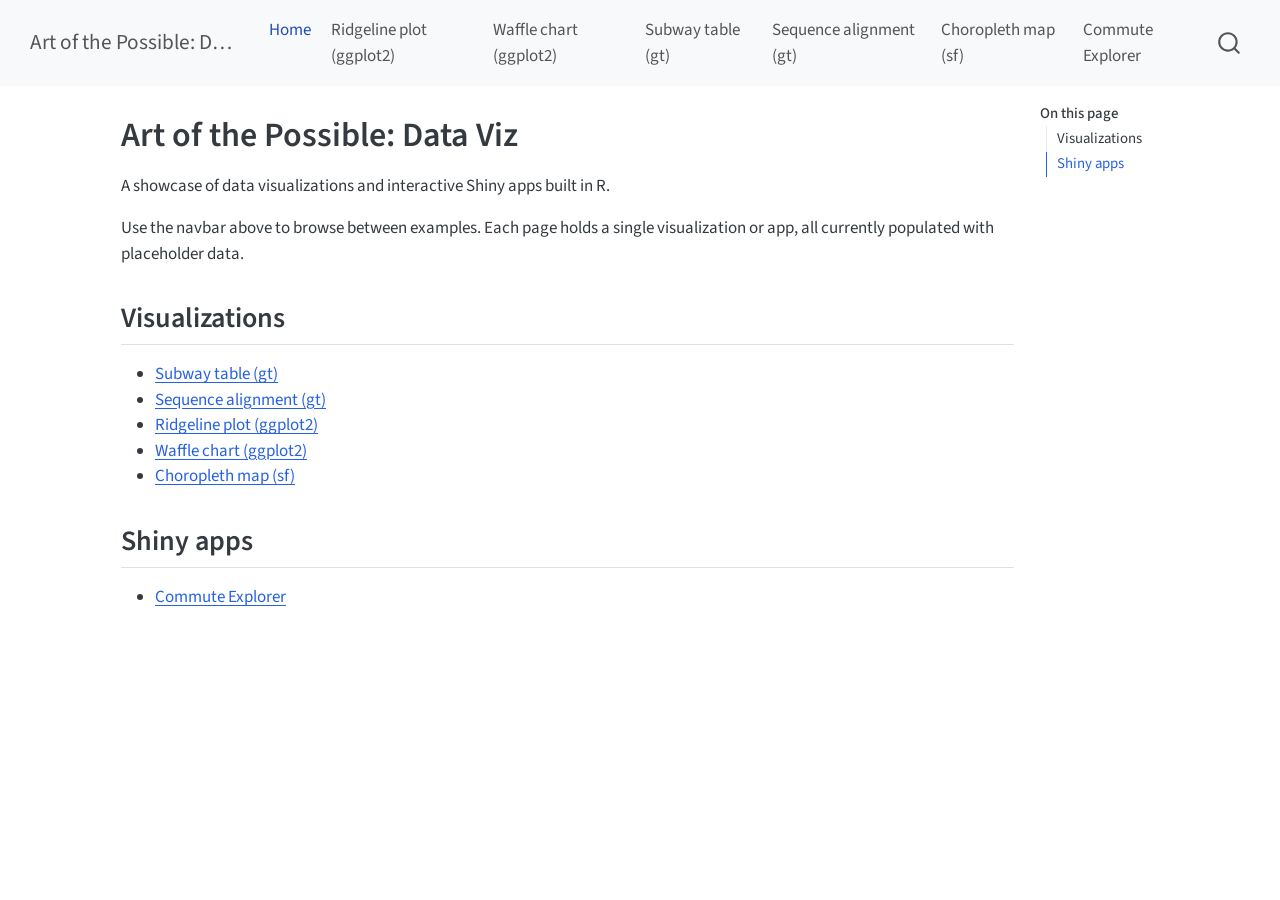
<file: docs/index.html>
<!DOCTYPE html>
<html xmlns="http://www.w3.org/1999/xhtml" lang="en" xml:lang="en">
<head>
<meta http-equiv="Content-Type" content="text/html; charset=UTF-8">
<meta charset="utf-8">
<meta name="generator" content="quarto-1.9.35">
<meta name="viewport" content="width=device-width, initial-scale=1.0, user-scalable=yes">
<title>Art of the Possible: Data Viz</title>
<style>
/* Default styles provided by pandoc.
** See https://pandoc.org/MANUAL.html#variables-for-html for config info.
*/
code{white-space: pre-wrap;}
span.smallcaps{font-variant: small-caps;}
div.columns{display: flex; gap: min(4vw, 1.5em);}
div.column{flex: auto; overflow-x: auto;}
div.hanging-indent{margin-left: 1.5em; text-indent: -1.5em;}
ul.task-list{list-style: none;}
ul.task-list li input[type="checkbox"] {
  width: 0.8em;
  margin: 0 0.8em 0.2em -1em; /* quarto-specific, see https://github.com/quarto-dev/quarto-cli/issues/4556 */ 
  vertical-align: middle;
}
</style>
<script src="site_libs/quarto-nav/quarto-nav.js"></script><script src="site_libs/quarto-nav/headroom.min.js"></script><script src="site_libs/clipboard/clipboard.min.js"></script><script src="site_libs/quarto-search/autocomplete.umd.js"></script><script src="site_libs/quarto-search/fuse.min.js"></script><script src="site_libs/quarto-search/quarto-search.js"></script><meta name="quarto:offset" content="./">
<script src="site_libs/quarto-html/quarto.js" type="module"></script><script src="site_libs/quarto-html/tabsets/tabsets.js" type="module"></script><script src="site_libs/quarto-html/popper.min.js"></script><script src="site_libs/quarto-html/tippy.umd.min.js"></script><script src="site_libs/quarto-html/anchor.min.js"></script><link href="site_libs/quarto-html/tippy.css" rel="stylesheet">
<link href="site_libs/quarto-html/quarto-syntax-highlighting-46f66b053e56abd73bb6e954d61a315b.css" rel="stylesheet" id="quarto-text-highlighting-styles">
<script src="site_libs/bootstrap/bootstrap.min.js"></script><link href="site_libs/bootstrap/bootstrap-icons.css" rel="stylesheet">
<link href="site_libs/bootstrap/bootstrap-e4b59fc50c8092cd14c3ca4b3b185d43.min.css" rel="stylesheet" append-hash="true" id="quarto-bootstrap" data-mode="light">
<script id="quarto-search-options" type="application/json">{
  "location": "navbar",
  "copy-button": false,
  "collapse-after": 3,
  "panel-placement": "end",
  "type": "overlay",
  "limit": 50,
  "keyboard-shortcut": [
    "f",
    "/",
    "s"
  ],
  "show-item-context": false,
  "language": {
    "search-no-results-text": "No results",
    "search-matching-documents-text": "matching documents",
    "search-copy-link-title": "Copy link to search",
    "search-hide-matches-text": "Hide additional matches",
    "search-more-match-text": "more match in this document",
    "search-more-matches-text": "more matches in this document",
    "search-clear-button-title": "Clear",
    "search-text-placeholder": "",
    "search-detached-cancel-button-title": "Cancel",
    "search-submit-button-title": "Submit",
    "search-label": "Search"
  }
}</script>
</head>
<body class="nav-fixed quarto-light">

<div id="quarto-search-results"></div>
  <header id="quarto-header" class="headroom fixed-top"><nav class="navbar navbar-expand-lg " data-bs-theme="dark"><div class="navbar-container container-fluid">
      <div class="navbar-brand-container mx-auto">
    <a class="navbar-brand" href="./index.html">
    <span class="navbar-title">Art of the Possible: Data Viz</span>
    </a>
  </div>
            <div id="quarto-search" class="" title="Search"></div>
          <button class="navbar-toggler" type="button" data-bs-toggle="collapse" data-bs-target="#navbarCollapse" aria-controls="navbarCollapse" role="menu" aria-expanded="false" aria-label="Toggle navigation" onclick="if (window.quartoToggleHeadroom) { window.quartoToggleHeadroom(); }">
  <span class="navbar-toggler-icon"></span>
</button>
          <div class="collapse navbar-collapse" id="navbarCollapse">
            <ul class="navbar-nav navbar-nav-scroll me-auto">
<li class="nav-item">
    <a class="nav-link active" href="./index.html" aria-current="page"> 
<span class="menu-text">Home</span></a>
  </li>  
  <li class="nav-item">
    <a class="nav-link" href="./viz/ridgeline-plot.html"> 
<span class="menu-text">Ridgeline plot (ggplot2)</span></a>
  </li>  
  <li class="nav-item">
    <a class="nav-link" href="./viz/waffle-storms.html"> 
<span class="menu-text">Waffle chart (ggplot2)</span></a>
  </li>  
  <li class="nav-item">
    <a class="nav-link" href="./viz/subway-table.html"> 
<span class="menu-text">Subway table (gt)</span></a>
  </li>  
  <li class="nav-item">
    <a class="nav-link" href="./viz/msa-table.html"> 
<span class="menu-text">Sequence alignment (gt)</span></a>
  </li>  
  <li class="nav-item">
    <a class="nav-link" href="./viz/brussels-choropleth.html"> 
<span class="menu-text">Choropleth map (sf)</span></a>
  </li>  
  <li class="nav-item">
    <a class="nav-link" href="./shiny/commute-explorer.html"> 
<span class="menu-text">Commute Explorer</span></a>
  </li>  
</ul>
</div> <!-- /navcollapse -->
            <div class="quarto-navbar-tools">
</div>
      </div> <!-- /container-fluid -->
    </nav></header><!-- content --><div id="quarto-content" class="quarto-container page-columns page-rows-contents page-layout-article page-navbar">
<!-- sidebar -->
<!-- margin-sidebar -->
    <div id="quarto-margin-sidebar" class="sidebar margin-sidebar">
        <nav id="TOC" role="doc-toc" class="toc-active"><h2 id="toc-title">On this page</h2>
   
  <ul>
<li><a href="#visualizations" id="toc-visualizations" class="nav-link active" data-scroll-target="#visualizations">Visualizations</a></li>
  <li><a href="#shiny-apps" id="toc-shiny-apps" class="nav-link" data-scroll-target="#shiny-apps">Shiny apps</a></li>
  </ul></nav>
</div>
<!-- main -->
<main class="content" id="quarto-document-content"><header id="title-block-header" class="quarto-title-block default"><div class="quarto-title">
<h1 class="title">Art of the Possible: Data Viz</h1>
</div>



<div class="quarto-title-meta">

    
  
    
  </div>
  


</header><p>A showcase of data visualizations and interactive Shiny apps built in R.</p>
<p>Use the navbar above to browse between examples. Each page holds a single visualization or app, all currently populated with placeholder data.</p>
<section id="visualizations" class="level2"><h2 class="anchored" data-anchor-id="visualizations">Visualizations</h2>
<ul>
<li><a href="./viz/subway-table.html">Subway table (gt)</a></li>
<li><a href="./viz/msa-table.html">Sequence alignment (gt)</a></li>
<li><a href="./viz/ridgeline-plot.html">Ridgeline plot (ggplot2)</a></li>
<li><a href="./viz/waffle-storms.html">Waffle chart (ggplot2)</a></li>
<li><a href="./viz/brussels-choropleth.html">Choropleth map (sf)</a></li>
</ul></section><section id="shiny-apps" class="level2"><h2 class="anchored" data-anchor-id="shiny-apps">Shiny apps</h2>
<ul>
<li><a href="./shiny/commute-explorer.html">Commute Explorer</a></li>
</ul></section></main><!-- /main --><script id="quarto-html-after-body" type="application/javascript">
  window.document.addEventListener("DOMContentLoaded", function (event) {
    const icon = "";
    const anchorJS = new window.AnchorJS();
    anchorJS.options = {
      placement: 'right',
      icon: icon
    };
    anchorJS.add('.anchored');
    const isCodeAnnotation = (el) => {
      for (const clz of el.classList) {
        if (clz.startsWith('code-annotation-')) {                     
          return true;
        }
      }
      return false;
    }
    const onCopySuccess = function(e) {
      // button target
      const button = e.trigger;
      // don't keep focus
      button.blur();
      // flash "checked"
      button.classList.add('code-copy-button-checked');
      var currentTitle = button.getAttribute("title");
      button.setAttribute("title", "Copied!");
      let tooltip;
      if (window.bootstrap) {
        button.setAttribute("data-bs-toggle", "tooltip");
        button.setAttribute("data-bs-placement", "left");
        button.setAttribute("data-bs-title", "Copied!");
        tooltip = new bootstrap.Tooltip(button, 
          { trigger: "manual", 
            customClass: "code-copy-button-tooltip",
            offset: [0, -8]});
        tooltip.show();    
      }
      setTimeout(function() {
        if (tooltip) {
          tooltip.hide();
          button.removeAttribute("data-bs-title");
          button.removeAttribute("data-bs-toggle");
          button.removeAttribute("data-bs-placement");
        }
        button.setAttribute("title", currentTitle);
        button.classList.remove('code-copy-button-checked');
      }, 1000);
      // clear code selection
      e.clearSelection();
    }
    const getTextToCopy = function(trigger) {
      const outerScaffold = trigger.parentElement.cloneNode(true);
      const codeEl = outerScaffold.querySelector('code');
      for (const childEl of codeEl.children) {
        if (isCodeAnnotation(childEl)) {
          childEl.remove();
        }
      }
      return codeEl.innerText;
    }
    const clipboard = new window.ClipboardJS('.code-copy-button:not([data-in-quarto-modal])', {
      text: getTextToCopy
    });
    clipboard.on('success', onCopySuccess);
    if (window.document.getElementById('quarto-embedded-source-code-modal')) {
      const clipboardModal = new window.ClipboardJS('.code-copy-button[data-in-quarto-modal]', {
        text: getTextToCopy,
        container: window.document.getElementById('quarto-embedded-source-code-modal')
      });
      clipboardModal.on('success', onCopySuccess);
    }
      var localhostRegex = new RegExp(/^(?:http|https):\/\/localhost\:?[0-9]*\//);
      var mailtoRegex = new RegExp(/^mailto:/);
        var filterRegex = new RegExp('/' + window.location.host + '/');
      var isInternal = (href) => {
          return filterRegex.test(href) || localhostRegex.test(href) || mailtoRegex.test(href);
      }
      // Inspect non-navigation links and adorn them if external
     var links = window.document.querySelectorAll('a[href]:not(.nav-link):not(.navbar-brand):not(.toc-action):not(.sidebar-link):not(.sidebar-item-toggle):not(.pagination-link):not(.no-external):not([aria-hidden]):not(.dropdown-item):not(.quarto-navigation-tool):not(.about-link)');
      for (var i=0; i<links.length; i++) {
        const link = links[i];
        if (!isInternal(link.href)) {
          // undo the damage that might have been done by quarto-nav.js in the case of
          // links that we want to consider external
          if (link.dataset.originalHref !== undefined) {
            link.href = link.dataset.originalHref;
          }
        }
      }
    function tippyHover(el, contentFn, onTriggerFn, onUntriggerFn) {
      const config = {
        allowHTML: true,
        maxWidth: 500,
        delay: 100,
        arrow: false,
        appendTo: function(el) {
            return el.parentElement;
        },
        interactive: true,
        interactiveBorder: 10,
        theme: 'quarto',
        placement: 'bottom-start',
      };
      if (contentFn) {
        config.content = contentFn;
      }
      if (onTriggerFn) {
        config.onTrigger = onTriggerFn;
      }
      if (onUntriggerFn) {
        config.onUntrigger = onUntriggerFn;
      }
      window.tippy(el, config); 
    }
    const noterefs = window.document.querySelectorAll('a[role="doc-noteref"]');
    for (var i=0; i<noterefs.length; i++) {
      const ref = noterefs[i];
      tippyHover(ref, function() {
        // use id or data attribute instead here
        let href = ref.getAttribute('data-footnote-href') || ref.getAttribute('href');
        try { href = new URL(href).hash; } catch {}
        const id = href.replace(/^#\/?/, "");
        const note = window.document.getElementById(id);
        if (note) {
          return note.innerHTML;
        } else {
          return "";
        }
      });
    }
    const xrefs = window.document.querySelectorAll('a.quarto-xref');
    const processXRef = (id, note) => {
      // Strip column container classes
      const stripColumnClz = (el) => {
        el.classList.remove("page-full", "page-columns");
        if (el.children) {
          for (const child of el.children) {
            stripColumnClz(child);
          }
        }
      }
      stripColumnClz(note)
      if (id === null || id.startsWith('sec-')) {
        // Special case sections, only their first couple elements
        const container = document.createElement("div");
        if (note.children && note.children.length > 2) {
          container.appendChild(note.children[0].cloneNode(true));
          for (let i = 1; i < note.children.length; i++) {
            const child = note.children[i];
            if (child.tagName === "P" && child.innerText === "") {
              continue;
            } else {
              container.appendChild(child.cloneNode(true));
              break;
            }
          }
          if (window.Quarto?.typesetMath) {
            window.Quarto.typesetMath(container);
          }
          return container.innerHTML
        } else {
          if (window.Quarto?.typesetMath) {
            window.Quarto.typesetMath(note);
          }
          return note.innerHTML;
        }
      } else {
        // Remove any anchor links if they are present
        const anchorLink = note.querySelector('a.anchorjs-link');
        if (anchorLink) {
          anchorLink.remove();
        }
        if (window.Quarto?.typesetMath) {
          window.Quarto.typesetMath(note);
        }
        if (note.classList.contains("callout")) {
          return note.outerHTML;
        } else {
          return note.innerHTML;
        }
      }
    }
    for (var i=0; i<xrefs.length; i++) {
      const xref = xrefs[i];
      tippyHover(xref, undefined, function(instance) {
        instance.disable();
        let url = xref.getAttribute('href');
        let hash = undefined; 
        if (url.startsWith('#')) {
          hash = url;
        } else {
          try { hash = new URL(url).hash; } catch {}
        }
        if (hash) {
          const id = hash.replace(/^#\/?/, "");
          const note = window.document.getElementById(id);
          if (note !== null) {
            try {
              const html = processXRef(id, note.cloneNode(true));
              instance.setContent(html);
            } finally {
              instance.enable();
              instance.show();
            }
          } else {
            // See if we can fetch this
            fetch(url.split('#')[0])
            .then(res => res.text())
            .then(html => {
              const parser = new DOMParser();
              const htmlDoc = parser.parseFromString(html, "text/html");
              const note = htmlDoc.getElementById(id);
              if (note !== null) {
                const html = processXRef(id, note);
                instance.setContent(html);
              } 
            }).finally(() => {
              instance.enable();
              instance.show();
            });
          }
        } else {
          // See if we can fetch a full url (with no hash to target)
          // This is a special case and we should probably do some content thinning / targeting
          fetch(url)
          .then(res => res.text())
          .then(html => {
            const parser = new DOMParser();
            const htmlDoc = parser.parseFromString(html, "text/html");
            const note = htmlDoc.querySelector('main.content');
            if (note !== null) {
              // This should only happen for chapter cross references
              // (since there is no id in the URL)
              // remove the first header
              if (note.children.length > 0 && note.children[0].tagName === "HEADER") {
                note.children[0].remove();
              }
              const html = processXRef(null, note);
              instance.setContent(html);
            } 
          }).finally(() => {
            instance.enable();
            instance.show();
          });
        }
      }, function(instance) {
      });
    }
        let selectedAnnoteEl;
        const selectorForAnnotation = ( cell, annotation) => {
          let cellAttr = 'data-code-cell="' + cell + '"';
          let lineAttr = 'data-code-annotation="' +  annotation + '"';
          const selector = 'span[' + cellAttr + '][' + lineAttr + ']';
          return selector;
        }
        const selectCodeLines = (annoteEl) => {
          const doc = window.document;
          const targetCell = annoteEl.getAttribute("data-target-cell");
          const targetAnnotation = annoteEl.getAttribute("data-target-annotation");
          const annoteSpan = window.document.querySelector(selectorForAnnotation(targetCell, targetAnnotation));
          const lines = annoteSpan.getAttribute("data-code-lines").split(",");
          const lineIds = lines.map((line) => {
            return targetCell + "-" + line;
          })
          let top = null;
          let height = null;
          let parent = null;
          if (lineIds.length > 0) {
              //compute the position of the single el (top and bottom and make a div)
              const el = window.document.getElementById(lineIds[0]);
              top = el.offsetTop;
              height = el.offsetHeight;
              parent = el.parentElement.parentElement;
            if (lineIds.length > 1) {
              const lastEl = window.document.getElementById(lineIds[lineIds.length - 1]);
              const bottom = lastEl.offsetTop + lastEl.offsetHeight;
              height = bottom - top;
            }
            if (top !== null && height !== null && parent !== null) {
              // cook up a div (if necessary) and position it 
              let div = window.document.getElementById("code-annotation-line-highlight");
              if (div === null) {
                div = window.document.createElement("div");
                div.setAttribute("id", "code-annotation-line-highlight");
                div.style.position = 'absolute';
                parent.appendChild(div);
              }
              div.style.top = top - 2 + "px";
              div.style.height = height + 4 + "px";
              div.style.left = 0;
              let gutterDiv = window.document.getElementById("code-annotation-line-highlight-gutter");
              if (gutterDiv === null) {
                gutterDiv = window.document.createElement("div");
                gutterDiv.setAttribute("id", "code-annotation-line-highlight-gutter");
                gutterDiv.style.position = 'absolute';
                const codeCell = window.document.getElementById(targetCell);
                const gutter = codeCell.querySelector('.code-annotation-gutter');
                gutter.appendChild(gutterDiv);
              }
              gutterDiv.style.top = top - 2 + "px";
              gutterDiv.style.height = height + 4 + "px";
            }
            selectedAnnoteEl = annoteEl;
          }
        };
        const unselectCodeLines = () => {
          const elementsIds = ["code-annotation-line-highlight", "code-annotation-line-highlight-gutter"];
          elementsIds.forEach((elId) => {
            const div = window.document.getElementById(elId);
            if (div) {
              div.remove();
            }
          });
          selectedAnnoteEl = undefined;
        };
          // Handle positioning of the toggle
      window.addEventListener(
        "resize",
        throttle(() => {
          elRect = undefined;
          if (selectedAnnoteEl) {
            selectCodeLines(selectedAnnoteEl);
          }
        }, 10)
      );
      function throttle(fn, ms) {
      let throttle = false;
      let timer;
        return (...args) => {
          if(!throttle) { // first call gets through
              fn.apply(this, args);
              throttle = true;
          } else { // all the others get throttled
              if(timer) clearTimeout(timer); // cancel #2
              timer = setTimeout(() => {
                fn.apply(this, args);
                timer = throttle = false;
              }, ms);
          }
        };
      }
        // Attach click handler to the DT
        const annoteDls = window.document.querySelectorAll('dt[data-target-cell]');
        for (const annoteDlNode of annoteDls) {
          annoteDlNode.addEventListener('click', (event) => {
            const clickedEl = event.target;
            if (clickedEl !== selectedAnnoteEl) {
              unselectCodeLines();
              const activeEl = window.document.querySelector('dt[data-target-cell].code-annotation-active');
              if (activeEl) {
                activeEl.classList.remove('code-annotation-active');
              }
              selectCodeLines(clickedEl);
              clickedEl.classList.add('code-annotation-active');
            } else {
              // Unselect the line
              unselectCodeLines();
              clickedEl.classList.remove('code-annotation-active');
            }
          });
        }
    const findCites = (el) => {
      const parentEl = el.parentElement;
      if (parentEl) {
        const cites = parentEl.dataset.cites;
        if (cites) {
          return {
            el,
            cites: cites.split(' ')
          };
        } else {
          return findCites(el.parentElement)
        }
      } else {
        return undefined;
      }
    };
    var bibliorefs = window.document.querySelectorAll('a[role="doc-biblioref"]');
    for (var i=0; i<bibliorefs.length; i++) {
      const ref = bibliorefs[i];
      const citeInfo = findCites(ref);
      if (citeInfo) {
        tippyHover(citeInfo.el, function() {
          var popup = window.document.createElement('div');
          citeInfo.cites.forEach(function(cite) {
            var citeDiv = window.document.createElement('div');
            citeDiv.classList.add('hanging-indent');
            citeDiv.classList.add('csl-entry');
            var biblioDiv = window.document.getElementById('ref-' + cite);
            if (biblioDiv) {
              citeDiv.innerHTML = biblioDiv.innerHTML;
            }
            popup.appendChild(citeDiv);
          });
          return popup.innerHTML;
        });
      }
    }
  });
  </script>
</div> <!-- /content -->




</body>
</html>
</file>
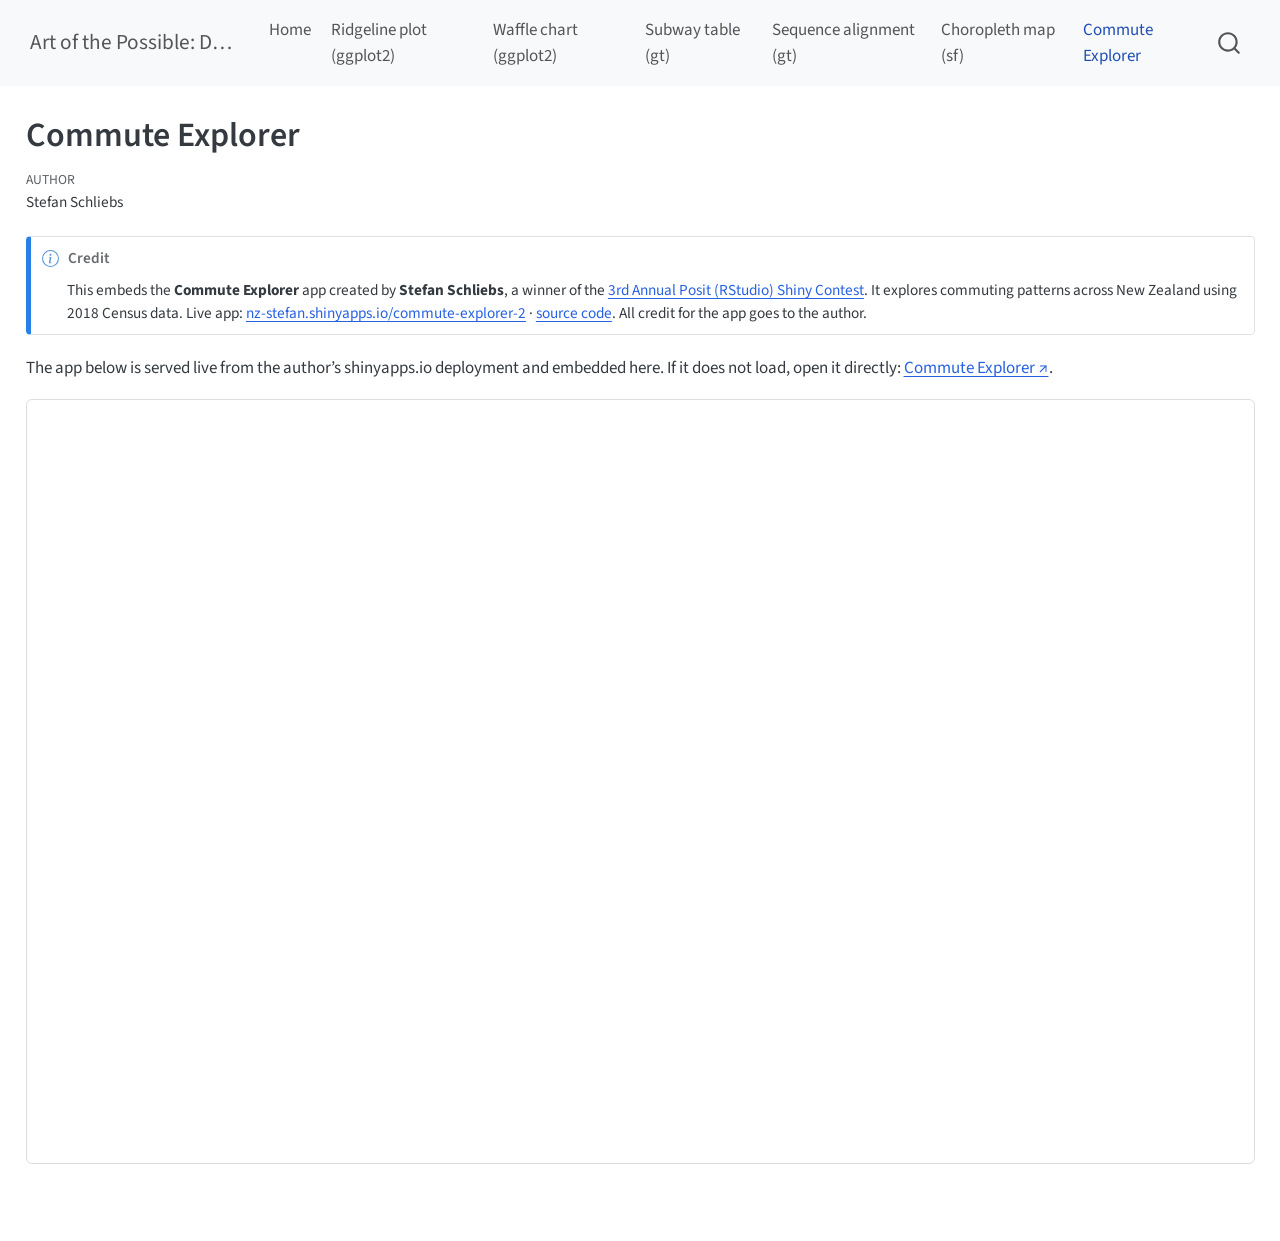
<file: docs/shiny/commute-explorer.html>
<!DOCTYPE html>
<html xmlns="http://www.w3.org/1999/xhtml" lang="en" xml:lang="en">
<head>
<meta http-equiv="Content-Type" content="text/html; charset=UTF-8">
<meta charset="utf-8">
<meta name="generator" content="quarto-1.9.35">
<meta name="viewport" content="width=device-width, initial-scale=1.0, user-scalable=yes">
<meta name="author" content="Stefan Schliebs">
<title>Commute Explorer – Art of the Possible: Data Viz</title>
<style>
/* Default styles provided by pandoc.
** See https://pandoc.org/MANUAL.html#variables-for-html for config info.
*/
code{white-space: pre-wrap;}
span.smallcaps{font-variant: small-caps;}
div.columns{display: flex; gap: min(4vw, 1.5em);}
div.column{flex: auto; overflow-x: auto;}
div.hanging-indent{margin-left: 1.5em; text-indent: -1.5em;}
ul.task-list{list-style: none;}
ul.task-list li input[type="checkbox"] {
  width: 0.8em;
  margin: 0 0.8em 0.2em -1em; /* quarto-specific, see https://github.com/quarto-dev/quarto-cli/issues/4556 */ 
  vertical-align: middle;
}
</style>
<script src="../site_libs/quarto-nav/quarto-nav.js"></script><script src="../site_libs/quarto-nav/headroom.min.js"></script><script src="../site_libs/clipboard/clipboard.min.js"></script><script src="../site_libs/quarto-search/autocomplete.umd.js"></script><script src="../site_libs/quarto-search/fuse.min.js"></script><script src="../site_libs/quarto-search/quarto-search.js"></script><meta name="quarto:offset" content="../">
<script src="../site_libs/quarto-html/quarto.js" type="module"></script><script src="../site_libs/quarto-html/tabsets/tabsets.js" type="module"></script><script src="../site_libs/quarto-html/popper.min.js"></script><script src="../site_libs/quarto-html/tippy.umd.min.js"></script><script src="../site_libs/quarto-html/anchor.min.js"></script><link href="../site_libs/quarto-html/tippy.css" rel="stylesheet">
<link href="../site_libs/quarto-html/quarto-syntax-highlighting-46f66b053e56abd73bb6e954d61a315b.css" rel="stylesheet" id="quarto-text-highlighting-styles">
<script src="../site_libs/bootstrap/bootstrap.min.js"></script><link href="../site_libs/bootstrap/bootstrap-icons.css" rel="stylesheet">
<link href="../site_libs/bootstrap/bootstrap-e4b59fc50c8092cd14c3ca4b3b185d43.min.css" rel="stylesheet" append-hash="true" id="quarto-bootstrap" data-mode="light">
<script id="quarto-search-options" type="application/json">{
  "location": "navbar",
  "copy-button": false,
  "collapse-after": 3,
  "panel-placement": "end",
  "type": "overlay",
  "limit": 50,
  "keyboard-shortcut": [
    "f",
    "/",
    "s"
  ],
  "show-item-context": false,
  "language": {
    "search-no-results-text": "No results",
    "search-matching-documents-text": "matching documents",
    "search-copy-link-title": "Copy link to search",
    "search-hide-matches-text": "Hide additional matches",
    "search-more-match-text": "more match in this document",
    "search-more-matches-text": "more matches in this document",
    "search-clear-button-title": "Clear",
    "search-text-placeholder": "",
    "search-detached-cancel-button-title": "Cancel",
    "search-submit-button-title": "Submit",
    "search-label": "Search"
  }
}</script>
</head>
<body class="nav-fixed quarto-light">

<div id="quarto-search-results"></div>
  <header id="quarto-header" class="headroom fixed-top"><nav class="navbar navbar-expand-lg " data-bs-theme="dark"><div class="navbar-container container-fluid">
      <div class="navbar-brand-container mx-auto">
    <a class="navbar-brand" href="../index.html">
    <span class="navbar-title">Art of the Possible: Data Viz</span>
    </a>
  </div>
            <div id="quarto-search" class="" title="Search"></div>
          <button class="navbar-toggler" type="button" data-bs-toggle="collapse" data-bs-target="#navbarCollapse" aria-controls="navbarCollapse" role="menu" aria-expanded="false" aria-label="Toggle navigation" onclick="if (window.quartoToggleHeadroom) { window.quartoToggleHeadroom(); }">
  <span class="navbar-toggler-icon"></span>
</button>
          <div class="collapse navbar-collapse" id="navbarCollapse">
            <ul class="navbar-nav navbar-nav-scroll me-auto">
<li class="nav-item">
    <a class="nav-link" href="../index.html"> 
<span class="menu-text">Home</span></a>
  </li>  
  <li class="nav-item">
    <a class="nav-link" href="../viz/ridgeline-plot.html"> 
<span class="menu-text">Ridgeline plot (ggplot2)</span></a>
  </li>  
  <li class="nav-item">
    <a class="nav-link" href="../viz/waffle-storms.html"> 
<span class="menu-text">Waffle chart (ggplot2)</span></a>
  </li>  
  <li class="nav-item">
    <a class="nav-link" href="../viz/subway-table.html"> 
<span class="menu-text">Subway table (gt)</span></a>
  </li>  
  <li class="nav-item">
    <a class="nav-link" href="../viz/msa-table.html"> 
<span class="menu-text">Sequence alignment (gt)</span></a>
  </li>  
  <li class="nav-item">
    <a class="nav-link" href="../viz/brussels-choropleth.html"> 
<span class="menu-text">Choropleth map (sf)</span></a>
  </li>  
  <li class="nav-item">
    <a class="nav-link active" href="../shiny/commute-explorer.html" aria-current="page"> 
<span class="menu-text">Commute Explorer</span></a>
  </li>  
</ul>
</div> <!-- /navcollapse -->
            <div class="quarto-navbar-tools">
</div>
      </div> <!-- /container-fluid -->
    </nav></header><!-- content --><div id="quarto-content" class="quarto-container page-columns page-rows-contents page-layout-full page-navbar">
<!-- sidebar -->
<!-- margin-sidebar -->
    
<!-- main -->
<main class="content column-page" id="quarto-document-content"><header id="title-block-header" class="quarto-title-block default"><div class="quarto-title">
<h1 class="title">Commute Explorer</h1>
</div>



<div class="quarto-title-meta column-page">

    <div>
    <div class="quarto-title-meta-heading">Author</div>
    <div class="quarto-title-meta-contents">
             <p>Stefan Schliebs </p>
          </div>
  </div>
    
  
    
  </div>
  


</header><div class="callout callout-style-simple callout-note callout-titled">
<div class="callout-header d-flex align-content-center">
<div class="callout-icon-container">
<i class="callout-icon"></i>
</div>
<div class="callout-title-container flex-fill">
<span class="screen-reader-only">Note</span>Credit
</div>
</div>
<div class="callout-body-container callout-body">
<p>This embeds the <strong>Commute Explorer</strong> app created by <strong>Stefan Schliebs</strong>, a winner of the <a href="https://posit.co/blog/winners-of-the-3rd-annual-shiny-contest#commute-explorer">3rd Annual Posit (RStudio) Shiny Contest</a>. It explores commuting patterns across New Zealand using 2018 Census data. Live app: <a href="https://nz-stefan.shinyapps.io/commute-explorer-2/">nz-stefan.shinyapps.io/commute-explorer-2</a> · <a href="https://github.com/nz-stefan/commute-explorer-2">source code</a>. All credit for the app goes to the author.</p>
</div>
</div>
<p>The app below is served live from the author’s shinyapps.io deployment and embedded here. If it does not load, open it directly: <a href="https://nz-stefan.shinyapps.io/commute-explorer-2/" target="_blank">Commute Explorer ↗</a>.</p>
<div style="position: relative; width: 100%; height: 85vh; min-height: 640px; border: 1px solid #ddd; border-radius: 6px; overflow: hidden;">
  <iframe src="https://nz-stefan.shinyapps.io/commute-explorer-2/" title="Commute Explorer by Stefan Schliebs" loading="lazy" allowfullscreen="" style="position: absolute; top: 0; left: 0; width: 100%; height: 100%; border: 0;">
  </iframe>
</div>



</main><!-- /main --><script id="quarto-html-after-body" type="application/javascript">
  window.document.addEventListener("DOMContentLoaded", function (event) {
    const icon = "";
    const anchorJS = new window.AnchorJS();
    anchorJS.options = {
      placement: 'right',
      icon: icon
    };
    anchorJS.add('.anchored');
    const isCodeAnnotation = (el) => {
      for (const clz of el.classList) {
        if (clz.startsWith('code-annotation-')) {                     
          return true;
        }
      }
      return false;
    }
    const onCopySuccess = function(e) {
      // button target
      const button = e.trigger;
      // don't keep focus
      button.blur();
      // flash "checked"
      button.classList.add('code-copy-button-checked');
      var currentTitle = button.getAttribute("title");
      button.setAttribute("title", "Copied!");
      let tooltip;
      if (window.bootstrap) {
        button.setAttribute("data-bs-toggle", "tooltip");
        button.setAttribute("data-bs-placement", "left");
        button.setAttribute("data-bs-title", "Copied!");
        tooltip = new bootstrap.Tooltip(button, 
          { trigger: "manual", 
            customClass: "code-copy-button-tooltip",
            offset: [0, -8]});
        tooltip.show();    
      }
      setTimeout(function() {
        if (tooltip) {
          tooltip.hide();
          button.removeAttribute("data-bs-title");
          button.removeAttribute("data-bs-toggle");
          button.removeAttribute("data-bs-placement");
        }
        button.setAttribute("title", currentTitle);
        button.classList.remove('code-copy-button-checked');
      }, 1000);
      // clear code selection
      e.clearSelection();
    }
    const getTextToCopy = function(trigger) {
      const outerScaffold = trigger.parentElement.cloneNode(true);
      const codeEl = outerScaffold.querySelector('code');
      for (const childEl of codeEl.children) {
        if (isCodeAnnotation(childEl)) {
          childEl.remove();
        }
      }
      return codeEl.innerText;
    }
    const clipboard = new window.ClipboardJS('.code-copy-button:not([data-in-quarto-modal])', {
      text: getTextToCopy
    });
    clipboard.on('success', onCopySuccess);
    if (window.document.getElementById('quarto-embedded-source-code-modal')) {
      const clipboardModal = new window.ClipboardJS('.code-copy-button[data-in-quarto-modal]', {
        text: getTextToCopy,
        container: window.document.getElementById('quarto-embedded-source-code-modal')
      });
      clipboardModal.on('success', onCopySuccess);
    }
      var localhostRegex = new RegExp(/^(?:http|https):\/\/localhost\:?[0-9]*\//);
      var mailtoRegex = new RegExp(/^mailto:/);
        var filterRegex = new RegExp('/' + window.location.host + '/');
      var isInternal = (href) => {
          return filterRegex.test(href) || localhostRegex.test(href) || mailtoRegex.test(href);
      }
      // Inspect non-navigation links and adorn them if external
     var links = window.document.querySelectorAll('a[href]:not(.nav-link):not(.navbar-brand):not(.toc-action):not(.sidebar-link):not(.sidebar-item-toggle):not(.pagination-link):not(.no-external):not([aria-hidden]):not(.dropdown-item):not(.quarto-navigation-tool):not(.about-link)');
      for (var i=0; i<links.length; i++) {
        const link = links[i];
        if (!isInternal(link.href)) {
          // undo the damage that might have been done by quarto-nav.js in the case of
          // links that we want to consider external
          if (link.dataset.originalHref !== undefined) {
            link.href = link.dataset.originalHref;
          }
        }
      }
    function tippyHover(el, contentFn, onTriggerFn, onUntriggerFn) {
      const config = {
        allowHTML: true,
        maxWidth: 500,
        delay: 100,
        arrow: false,
        appendTo: function(el) {
            return el.parentElement;
        },
        interactive: true,
        interactiveBorder: 10,
        theme: 'quarto',
        placement: 'bottom-start',
      };
      if (contentFn) {
        config.content = contentFn;
      }
      if (onTriggerFn) {
        config.onTrigger = onTriggerFn;
      }
      if (onUntriggerFn) {
        config.onUntrigger = onUntriggerFn;
      }
      window.tippy(el, config); 
    }
    const noterefs = window.document.querySelectorAll('a[role="doc-noteref"]');
    for (var i=0; i<noterefs.length; i++) {
      const ref = noterefs[i];
      tippyHover(ref, function() {
        // use id or data attribute instead here
        let href = ref.getAttribute('data-footnote-href') || ref.getAttribute('href');
        try { href = new URL(href).hash; } catch {}
        const id = href.replace(/^#\/?/, "");
        const note = window.document.getElementById(id);
        if (note) {
          return note.innerHTML;
        } else {
          return "";
        }
      });
    }
    const xrefs = window.document.querySelectorAll('a.quarto-xref');
    const processXRef = (id, note) => {
      // Strip column container classes
      const stripColumnClz = (el) => {
        el.classList.remove("page-full", "page-columns");
        if (el.children) {
          for (const child of el.children) {
            stripColumnClz(child);
          }
        }
      }
      stripColumnClz(note)
      if (id === null || id.startsWith('sec-')) {
        // Special case sections, only their first couple elements
        const container = document.createElement("div");
        if (note.children && note.children.length > 2) {
          container.appendChild(note.children[0].cloneNode(true));
          for (let i = 1; i < note.children.length; i++) {
            const child = note.children[i];
            if (child.tagName === "P" && child.innerText === "") {
              continue;
            } else {
              container.appendChild(child.cloneNode(true));
              break;
            }
          }
          if (window.Quarto?.typesetMath) {
            window.Quarto.typesetMath(container);
          }
          return container.innerHTML
        } else {
          if (window.Quarto?.typesetMath) {
            window.Quarto.typesetMath(note);
          }
          return note.innerHTML;
        }
      } else {
        // Remove any anchor links if they are present
        const anchorLink = note.querySelector('a.anchorjs-link');
        if (anchorLink) {
          anchorLink.remove();
        }
        if (window.Quarto?.typesetMath) {
          window.Quarto.typesetMath(note);
        }
        if (note.classList.contains("callout")) {
          return note.outerHTML;
        } else {
          return note.innerHTML;
        }
      }
    }
    for (var i=0; i<xrefs.length; i++) {
      const xref = xrefs[i];
      tippyHover(xref, undefined, function(instance) {
        instance.disable();
        let url = xref.getAttribute('href');
        let hash = undefined; 
        if (url.startsWith('#')) {
          hash = url;
        } else {
          try { hash = new URL(url).hash; } catch {}
        }
        if (hash) {
          const id = hash.replace(/^#\/?/, "");
          const note = window.document.getElementById(id);
          if (note !== null) {
            try {
              const html = processXRef(id, note.cloneNode(true));
              instance.setContent(html);
            } finally {
              instance.enable();
              instance.show();
            }
          } else {
            // See if we can fetch this
            fetch(url.split('#')[0])
            .then(res => res.text())
            .then(html => {
              const parser = new DOMParser();
              const htmlDoc = parser.parseFromString(html, "text/html");
              const note = htmlDoc.getElementById(id);
              if (note !== null) {
                const html = processXRef(id, note);
                instance.setContent(html);
              } 
            }).finally(() => {
              instance.enable();
              instance.show();
            });
          }
        } else {
          // See if we can fetch a full url (with no hash to target)
          // This is a special case and we should probably do some content thinning / targeting
          fetch(url)
          .then(res => res.text())
          .then(html => {
            const parser = new DOMParser();
            const htmlDoc = parser.parseFromString(html, "text/html");
            const note = htmlDoc.querySelector('main.content');
            if (note !== null) {
              // This should only happen for chapter cross references
              // (since there is no id in the URL)
              // remove the first header
              if (note.children.length > 0 && note.children[0].tagName === "HEADER") {
                note.children[0].remove();
              }
              const html = processXRef(null, note);
              instance.setContent(html);
            } 
          }).finally(() => {
            instance.enable();
            instance.show();
          });
        }
      }, function(instance) {
      });
    }
        let selectedAnnoteEl;
        const selectorForAnnotation = ( cell, annotation) => {
          let cellAttr = 'data-code-cell="' + cell + '"';
          let lineAttr = 'data-code-annotation="' +  annotation + '"';
          const selector = 'span[' + cellAttr + '][' + lineAttr + ']';
          return selector;
        }
        const selectCodeLines = (annoteEl) => {
          const doc = window.document;
          const targetCell = annoteEl.getAttribute("data-target-cell");
          const targetAnnotation = annoteEl.getAttribute("data-target-annotation");
          const annoteSpan = window.document.querySelector(selectorForAnnotation(targetCell, targetAnnotation));
          const lines = annoteSpan.getAttribute("data-code-lines").split(",");
          const lineIds = lines.map((line) => {
            return targetCell + "-" + line;
          })
          let top = null;
          let height = null;
          let parent = null;
          if (lineIds.length > 0) {
              //compute the position of the single el (top and bottom and make a div)
              const el = window.document.getElementById(lineIds[0]);
              top = el.offsetTop;
              height = el.offsetHeight;
              parent = el.parentElement.parentElement;
            if (lineIds.length > 1) {
              const lastEl = window.document.getElementById(lineIds[lineIds.length - 1]);
              const bottom = lastEl.offsetTop + lastEl.offsetHeight;
              height = bottom - top;
            }
            if (top !== null && height !== null && parent !== null) {
              // cook up a div (if necessary) and position it 
              let div = window.document.getElementById("code-annotation-line-highlight");
              if (div === null) {
                div = window.document.createElement("div");
                div.setAttribute("id", "code-annotation-line-highlight");
                div.style.position = 'absolute';
                parent.appendChild(div);
              }
              div.style.top = top - 2 + "px";
              div.style.height = height + 4 + "px";
              div.style.left = 0;
              let gutterDiv = window.document.getElementById("code-annotation-line-highlight-gutter");
              if (gutterDiv === null) {
                gutterDiv = window.document.createElement("div");
                gutterDiv.setAttribute("id", "code-annotation-line-highlight-gutter");
                gutterDiv.style.position = 'absolute';
                const codeCell = window.document.getElementById(targetCell);
                const gutter = codeCell.querySelector('.code-annotation-gutter');
                gutter.appendChild(gutterDiv);
              }
              gutterDiv.style.top = top - 2 + "px";
              gutterDiv.style.height = height + 4 + "px";
            }
            selectedAnnoteEl = annoteEl;
          }
        };
        const unselectCodeLines = () => {
          const elementsIds = ["code-annotation-line-highlight", "code-annotation-line-highlight-gutter"];
          elementsIds.forEach((elId) => {
            const div = window.document.getElementById(elId);
            if (div) {
              div.remove();
            }
          });
          selectedAnnoteEl = undefined;
        };
          // Handle positioning of the toggle
      window.addEventListener(
        "resize",
        throttle(() => {
          elRect = undefined;
          if (selectedAnnoteEl) {
            selectCodeLines(selectedAnnoteEl);
          }
        }, 10)
      );
      function throttle(fn, ms) {
      let throttle = false;
      let timer;
        return (...args) => {
          if(!throttle) { // first call gets through
              fn.apply(this, args);
              throttle = true;
          } else { // all the others get throttled
              if(timer) clearTimeout(timer); // cancel #2
              timer = setTimeout(() => {
                fn.apply(this, args);
                timer = throttle = false;
              }, ms);
          }
        };
      }
        // Attach click handler to the DT
        const annoteDls = window.document.querySelectorAll('dt[data-target-cell]');
        for (const annoteDlNode of annoteDls) {
          annoteDlNode.addEventListener('click', (event) => {
            const clickedEl = event.target;
            if (clickedEl !== selectedAnnoteEl) {
              unselectCodeLines();
              const activeEl = window.document.querySelector('dt[data-target-cell].code-annotation-active');
              if (activeEl) {
                activeEl.classList.remove('code-annotation-active');
              }
              selectCodeLines(clickedEl);
              clickedEl.classList.add('code-annotation-active');
            } else {
              // Unselect the line
              unselectCodeLines();
              clickedEl.classList.remove('code-annotation-active');
            }
          });
        }
    const findCites = (el) => {
      const parentEl = el.parentElement;
      if (parentEl) {
        const cites = parentEl.dataset.cites;
        if (cites) {
          return {
            el,
            cites: cites.split(' ')
          };
        } else {
          return findCites(el.parentElement)
        }
      } else {
        return undefined;
      }
    };
    var bibliorefs = window.document.querySelectorAll('a[role="doc-biblioref"]');
    for (var i=0; i<bibliorefs.length; i++) {
      const ref = bibliorefs[i];
      const citeInfo = findCites(ref);
      if (citeInfo) {
        tippyHover(citeInfo.el, function() {
          var popup = window.document.createElement('div');
          citeInfo.cites.forEach(function(cite) {
            var citeDiv = window.document.createElement('div');
            citeDiv.classList.add('hanging-indent');
            citeDiv.classList.add('csl-entry');
            var biblioDiv = window.document.getElementById('ref-' + cite);
            if (biblioDiv) {
              citeDiv.innerHTML = biblioDiv.innerHTML;
            }
            popup.appendChild(citeDiv);
          });
          return popup.innerHTML;
        });
      }
    }
  });
  </script>
</div> <!-- /content -->




</body>
</html>
</file>
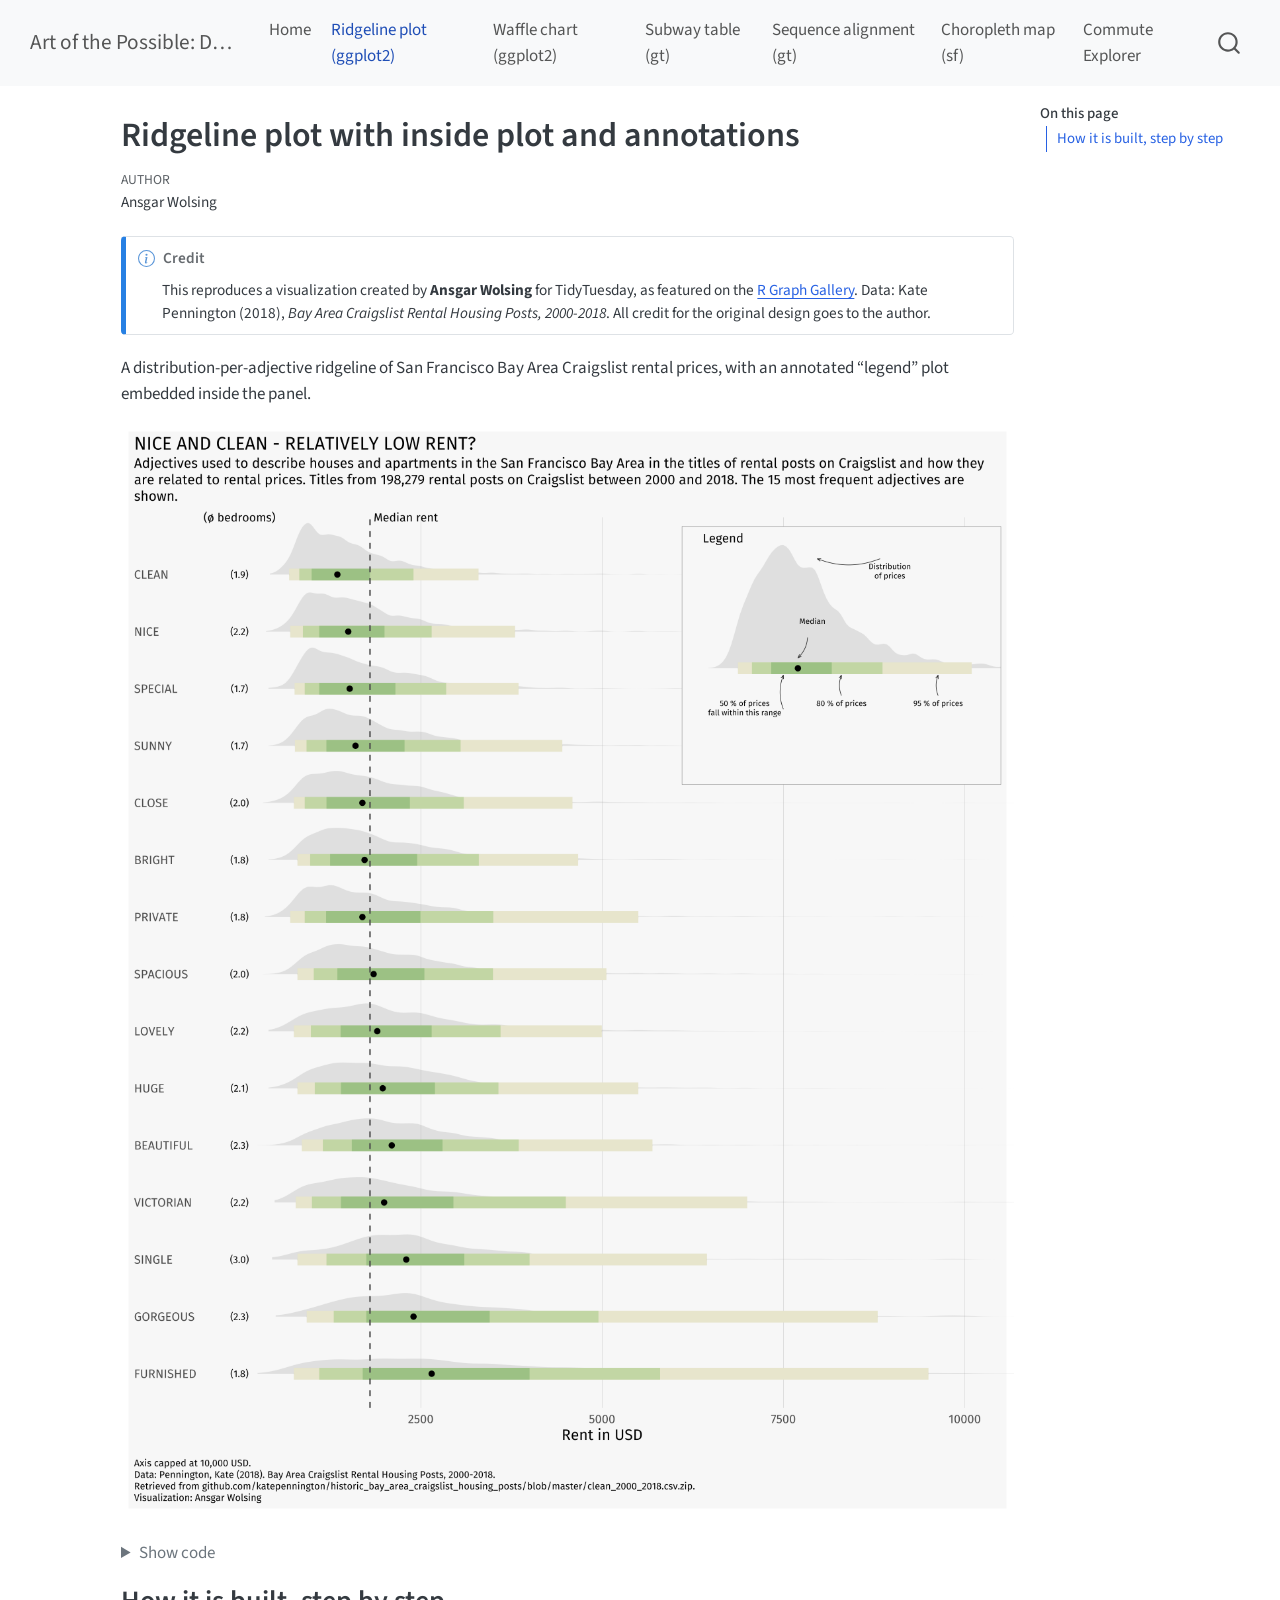
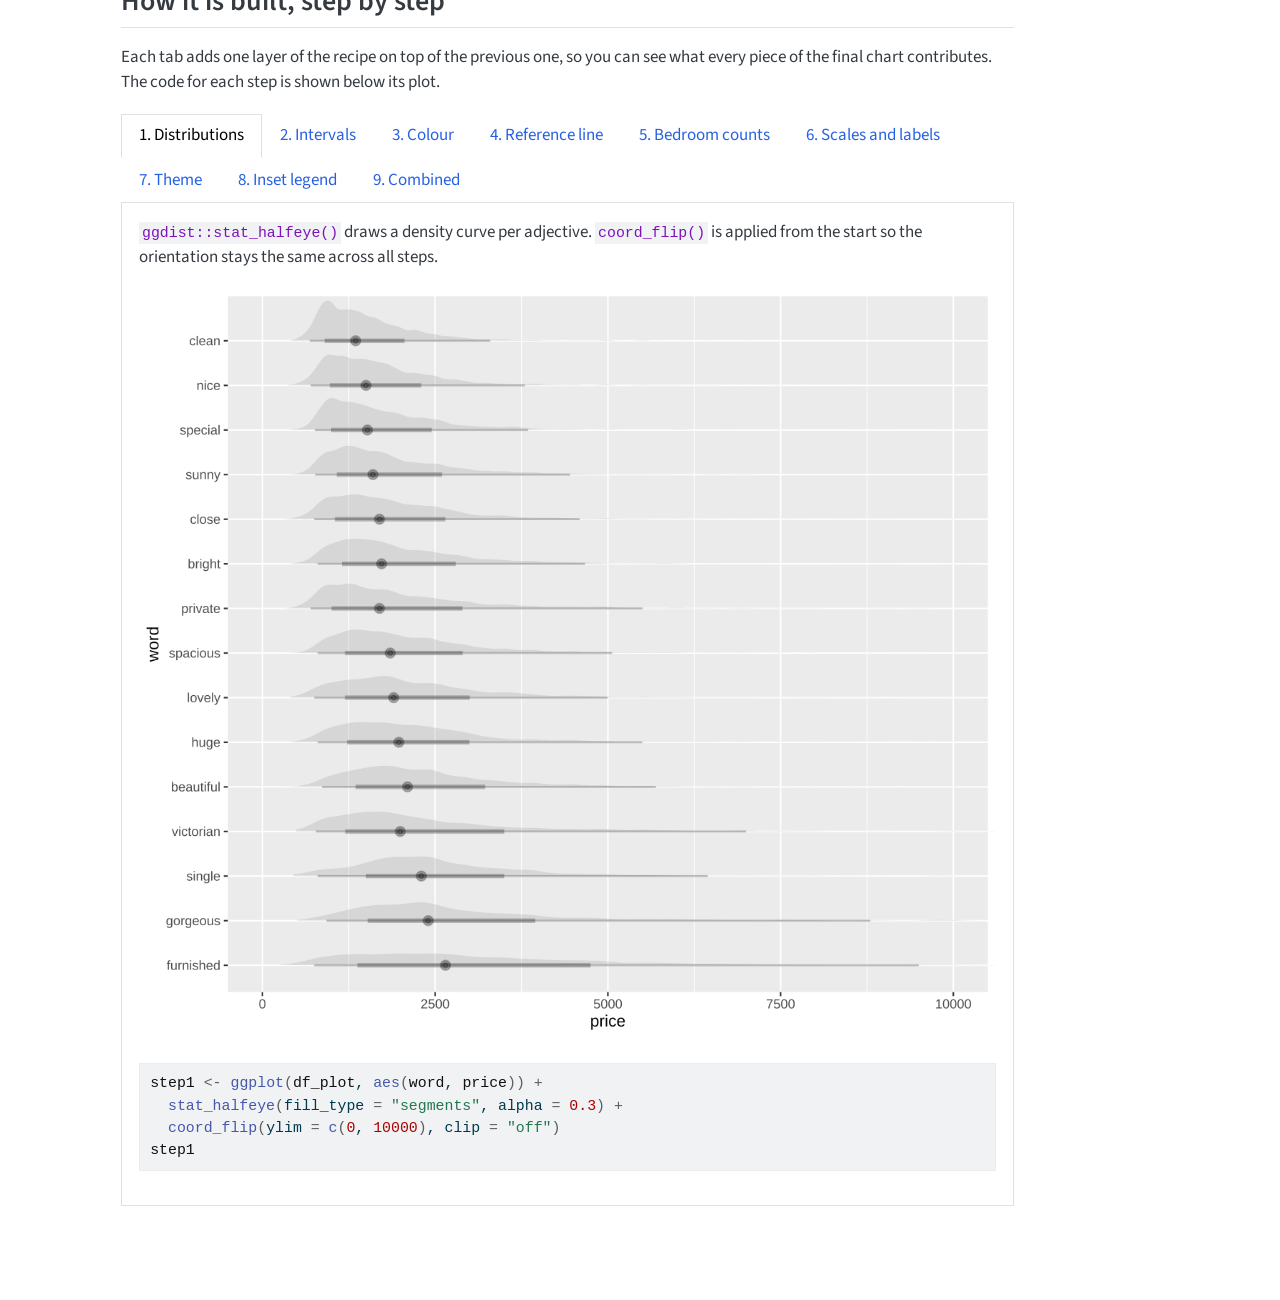
<file: docs/viz/ridgeline-plot.html>
<!DOCTYPE html>
<html xmlns="http://www.w3.org/1999/xhtml" lang="en" xml:lang="en">
<head>
<meta http-equiv="Content-Type" content="text/html; charset=UTF-8">
<meta charset="utf-8">
<meta name="generator" content="quarto-1.9.35">
<meta name="viewport" content="width=device-width, initial-scale=1.0, user-scalable=yes">
<meta name="author" content="Ansgar Wolsing">
<title>Ridgeline plot with inside plot and annotations – Art of the Possible: Data Viz</title>
<style>
/* Default styles provided by pandoc.
** See https://pandoc.org/MANUAL.html#variables-for-html for config info.
*/
code{white-space: pre-wrap;}
span.smallcaps{font-variant: small-caps;}
div.columns{display: flex; gap: min(4vw, 1.5em);}
div.column{flex: auto; overflow-x: auto;}
div.hanging-indent{margin-left: 1.5em; text-indent: -1.5em;}
ul.task-list{list-style: none;}
ul.task-list li input[type="checkbox"] {
  width: 0.8em;
  margin: 0 0.8em 0.2em -1em; /* quarto-specific, see https://github.com/quarto-dev/quarto-cli/issues/4556 */ 
  vertical-align: middle;
}
/* CSS for syntax highlighting */
html { -webkit-text-size-adjust: 100%; }
pre > code.sourceCode { white-space: pre; position: relative; }
pre > code.sourceCode > span { display: inline-block; line-height: 1.25; }
pre > code.sourceCode > span:empty { height: 1.2em; }
.sourceCode { overflow: visible; }
code.sourceCode > span { color: inherit; text-decoration: inherit; }
div.sourceCode { margin: 1em 0; }
pre.sourceCode { margin: 0; }
@media screen {
div.sourceCode { overflow: auto; }
}
@media print {
pre > code.sourceCode { white-space: pre-wrap; }
pre > code.sourceCode > span { text-indent: -5em; padding-left: 5em; }
}
pre.numberSource code
  { counter-reset: source-line 0; }
pre.numberSource code > span
  { position: relative; left: -4em; counter-increment: source-line; }
pre.numberSource code > span > a:first-child::before
  { content: counter(source-line);
    position: relative; left: -1em; text-align: right; vertical-align: baseline;
    border: none; display: inline-block;
    -webkit-touch-callout: none; -webkit-user-select: none;
    -khtml-user-select: none; -moz-user-select: none;
    -ms-user-select: none; user-select: none;
    padding: 0 4px; width: 4em;
  }
pre.numberSource { margin-left: 3em;  padding-left: 4px; }
div.sourceCode
  {   }
@media screen {
pre > code.sourceCode > span > a:first-child::before { text-decoration: underline; }
}
</style>
<script src="../site_libs/quarto-nav/quarto-nav.js"></script><script src="../site_libs/quarto-nav/headroom.min.js"></script><script src="../site_libs/clipboard/clipboard.min.js"></script><script src="../site_libs/quarto-search/autocomplete.umd.js"></script><script src="../site_libs/quarto-search/fuse.min.js"></script><script src="../site_libs/quarto-search/quarto-search.js"></script><meta name="quarto:offset" content="../">
<script src="../site_libs/quarto-html/quarto.js" type="module"></script><script src="../site_libs/quarto-html/tabsets/tabsets.js" type="module"></script><script src="../site_libs/quarto-html/popper.min.js"></script><script src="../site_libs/quarto-html/tippy.umd.min.js"></script><script src="../site_libs/quarto-html/anchor.min.js"></script><link href="../site_libs/quarto-html/tippy.css" rel="stylesheet">
<link href="../site_libs/quarto-html/quarto-syntax-highlighting-46f66b053e56abd73bb6e954d61a315b.css" rel="stylesheet" id="quarto-text-highlighting-styles">
<script src="../site_libs/bootstrap/bootstrap.min.js"></script><link href="../site_libs/bootstrap/bootstrap-icons.css" rel="stylesheet">
<link href="../site_libs/bootstrap/bootstrap-e4b59fc50c8092cd14c3ca4b3b185d43.min.css" rel="stylesheet" append-hash="true" id="quarto-bootstrap" data-mode="light">
<script id="quarto-search-options" type="application/json">{
  "location": "navbar",
  "copy-button": false,
  "collapse-after": 3,
  "panel-placement": "end",
  "type": "overlay",
  "limit": 50,
  "keyboard-shortcut": [
    "f",
    "/",
    "s"
  ],
  "show-item-context": false,
  "language": {
    "search-no-results-text": "No results",
    "search-matching-documents-text": "matching documents",
    "search-copy-link-title": "Copy link to search",
    "search-hide-matches-text": "Hide additional matches",
    "search-more-match-text": "more match in this document",
    "search-more-matches-text": "more matches in this document",
    "search-clear-button-title": "Clear",
    "search-text-placeholder": "",
    "search-detached-cancel-button-title": "Cancel",
    "search-submit-button-title": "Submit",
    "search-label": "Search"
  }
}</script>
</head>
<body class="nav-fixed quarto-light">

<div id="quarto-search-results"></div>
  <header id="quarto-header" class="headroom fixed-top"><nav class="navbar navbar-expand-lg " data-bs-theme="dark"><div class="navbar-container container-fluid">
      <div class="navbar-brand-container mx-auto">
    <a class="navbar-brand" href="../index.html">
    <span class="navbar-title">Art of the Possible: Data Viz</span>
    </a>
  </div>
            <div id="quarto-search" class="" title="Search"></div>
          <button class="navbar-toggler" type="button" data-bs-toggle="collapse" data-bs-target="#navbarCollapse" aria-controls="navbarCollapse" role="menu" aria-expanded="false" aria-label="Toggle navigation" onclick="if (window.quartoToggleHeadroom) { window.quartoToggleHeadroom(); }">
  <span class="navbar-toggler-icon"></span>
</button>
          <div class="collapse navbar-collapse" id="navbarCollapse">
            <ul class="navbar-nav navbar-nav-scroll me-auto">
<li class="nav-item">
    <a class="nav-link" href="../index.html"> 
<span class="menu-text">Home</span></a>
  </li>  
  <li class="nav-item">
    <a class="nav-link active" href="../viz/ridgeline-plot.html" aria-current="page"> 
<span class="menu-text">Ridgeline plot (ggplot2)</span></a>
  </li>  
  <li class="nav-item">
    <a class="nav-link" href="../viz/waffle-storms.html"> 
<span class="menu-text">Waffle chart (ggplot2)</span></a>
  </li>  
  <li class="nav-item">
    <a class="nav-link" href="../viz/subway-table.html"> 
<span class="menu-text">Subway table (gt)</span></a>
  </li>  
  <li class="nav-item">
    <a class="nav-link" href="../viz/msa-table.html"> 
<span class="menu-text">Sequence alignment (gt)</span></a>
  </li>  
  <li class="nav-item">
    <a class="nav-link" href="../viz/brussels-choropleth.html"> 
<span class="menu-text">Choropleth map (sf)</span></a>
  </li>  
  <li class="nav-item">
    <a class="nav-link" href="../shiny/commute-explorer.html"> 
<span class="menu-text">Commute Explorer</span></a>
  </li>  
</ul>
</div> <!-- /navcollapse -->
            <div class="quarto-navbar-tools">
</div>
      </div> <!-- /container-fluid -->
    </nav></header><!-- content --><div id="quarto-content" class="quarto-container page-columns page-rows-contents page-layout-article page-navbar">
<!-- sidebar -->
<!-- margin-sidebar -->
    <div id="quarto-margin-sidebar" class="sidebar margin-sidebar">
        <nav id="TOC" role="doc-toc" class="toc-active"><h2 id="toc-title">On this page</h2>
   
  <ul>
<li><a href="#how-it-is-built-step-by-step" id="toc-how-it-is-built-step-by-step" class="nav-link active" data-scroll-target="#how-it-is-built-step-by-step">How it is built, step by step</a></li>
  </ul></nav>
</div>
<!-- main -->
<main class="content" id="quarto-document-content"><header id="title-block-header" class="quarto-title-block default"><div class="quarto-title">
<h1 class="title">Ridgeline plot with inside plot and annotations</h1>
</div>



<div class="quarto-title-meta">

    <div>
    <div class="quarto-title-meta-heading">Author</div>
    <div class="quarto-title-meta-contents">
             <p>Ansgar Wolsing </p>
          </div>
  </div>
    
  
    
  </div>
  


</header><div class="callout callout-style-simple callout-note callout-titled">
<div class="callout-header d-flex align-content-center">
<div class="callout-icon-container">
<i class="callout-icon"></i>
</div>
<div class="callout-title-container flex-fill">
<span class="screen-reader-only">Note</span>Credit
</div>
</div>
<div class="callout-body-container callout-body">
<p>This reproduces a visualization created by <strong>Ansgar Wolsing</strong> for TidyTuesday, as featured on the <a href="https://r-graph-gallery.com/web-ridgeline-plot-with-inside-plot-and-annotations.html">R Graph Gallery</a>. Data: Kate Pennington (2018), <em>Bay Area Craigslist Rental Housing Posts, 2000-2018</em>. All credit for the original design goes to the author.</p>
</div>
</div>
<p>A distribution-per-adjective ridgeline of San Francisco Bay Area Craigslist rental prices, with an annotated “legend” plot embedded inside the panel.</p>
<div class="cell">
<div class="cell-output-display">
<div>
<figure class="figure"><p><img src="ridgeline-plot_files/figure-html/ridgeline-1.png" class="img-fluid figure-img" width="1350"></p>
</figure>
</div>
</div>
</div>
<div class="cell">
<details class="code-fold"><summary>Show code</summary><div class="code-copy-outer-scaffold">
<div class="sourceCode cell-code" id="cb1"><pre class="sourceCode r code-with-copy">
<code class="sourceCode R"><span><span class="kw"><a href="https://rdrr.io/r/base/library.html">library</a></span><span class="op">(</span><span class="va"><a href="https://tidyverse.tidyverse.org">tidyverse</a></span><span class="op">)</span></span>
<span><span class="kw"><a href="https://rdrr.io/r/base/library.html">library</a></span><span class="op">(</span><span class="va"><a href="https://wilkelab.org/ggtext/">ggtext</a></span><span class="op">)</span></span>
<span><span class="kw"><a href="https://rdrr.io/r/base/library.html">library</a></span><span class="op">(</span><span class="va"><a href="https://mjskay.github.io/ggdist/">ggdist</a></span><span class="op">)</span></span>
<span><span class="kw"><a href="https://rdrr.io/r/base/library.html">library</a></span><span class="op">(</span><span class="va"><a href="https://glue.tidyverse.org/">glue</a></span><span class="op">)</span></span>
<span><span class="kw"><a href="https://rdrr.io/r/base/library.html">library</a></span><span class="op">(</span><span class="va"><a href="https://patchwork.data-imaginist.com">patchwork</a></span><span class="op">)</span></span>
<span><span class="kw"><a href="https://rdrr.io/r/base/library.html">library</a></span><span class="op">(</span><span class="va">MetBrewer</span><span class="op">)</span></span>
<span><span class="kw"><a href="https://rdrr.io/r/base/library.html">library</a></span><span class="op">(</span><span class="va"><a href="https://github.com/yixuan/showtext">showtext</a></span><span class="op">)</span></span>
<span></span>
<span><span class="co"># Fira Sans is not a system font here; pull it from Google via showtext.</span></span>
<span><span class="fu"><a href="https://rdrr.io/pkg/sysfonts/man/font_add_google.html">font_add_google</a></span><span class="op">(</span><span class="st">"Fira Sans"</span>, <span class="st">"Fira Sans"</span><span class="op">)</span></span>
<span><span class="fu"><a href="https://rdrr.io/pkg/sysfonts/man/font_add_google.html">font_add_google</a></span><span class="op">(</span><span class="st">"Fira Sans"</span>, <span class="st">"Fira Sans SemiBold"</span><span class="op">)</span></span>
<span><span class="fu"><a href="https://rdrr.io/pkg/showtext/man/showtext_auto.html">showtext_auto</a></span><span class="op">(</span><span class="op">)</span></span>
<span><span class="co"># Load datasets (slimmed copies of the originals)</span></span>
<span><span class="va">df_plot</span> <span class="op">&lt;-</span> <span class="fu"><a href="https://readr.tidyverse.org/reference/read_delim.html">read_csv</a></span><span class="op">(</span><span class="fu"><a href="https://rdrr.io/r/base/file.path.html">file.path</a></span><span class="op">(</span><span class="st">"ridgeline-data"</span>, <span class="st">"df_plot.csv"</span><span class="op">)</span><span class="op">)</span></span>
<span><span class="va">rent_title_words</span> <span class="op">&lt;-</span> <span class="fu"><a href="https://readr.tidyverse.org/reference/read_delim.html">read_csv</a></span><span class="op">(</span><span class="fu"><a href="https://rdrr.io/r/base/file.path.html">file.path</a></span><span class="op">(</span><span class="st">"ridgeline-data"</span>, <span class="st">"rent_legend.csv"</span><span class="op">)</span><span class="op">)</span></span>
<span><span class="va">rent_stats</span> <span class="op">&lt;-</span> <span class="fu"><a href="https://readr.tidyverse.org/reference/read_delim.html">read_csv</a></span><span class="op">(</span><span class="fu"><a href="https://rdrr.io/r/base/file.path.html">file.path</a></span><span class="op">(</span><span class="st">"ridgeline-data"</span>, <span class="st">"rent_stats.csv"</span><span class="op">)</span><span class="op">)</span></span>
<span></span>
<span><span class="co"># Prepare data</span></span>
<span><span class="va">df_plot</span> <span class="op">&lt;-</span> <span class="va">df_plot</span> <span class="op"><a href="https://magrittr.tidyverse.org/reference/pipe.html">%&gt;%</a></span> <span class="fu"><a href="https://dplyr.tidyverse.org/reference/arrange.html">arrange</a></span><span class="op">(</span><span class="fu"><a href="https://dplyr.tidyverse.org/reference/desc.html">desc</a></span><span class="op">(</span><span class="va">mean_price</span><span class="op">)</span><span class="op">)</span></span>
<span><span class="va">df_plot</span><span class="op">$</span><span class="va">word</span> <span class="op">&lt;-</span> <span class="fu"><a href="https://rdrr.io/r/base/factor.html">factor</a></span><span class="op">(</span><span class="va">df_plot</span><span class="op">$</span><span class="va">word</span>, levels <span class="op">=</span> <span class="fu"><a href="https://rdrr.io/r/base/unique.html">unique</a></span><span class="op">(</span><span class="va">df_plot</span><span class="op">$</span><span class="va">word</span><span class="op">)</span><span class="op">)</span></span>
<span></span>
<span><span class="co"># Statistics (precomputed from the full rent dataset)</span></span>
<span><span class="va">mean_price</span> <span class="op">&lt;-</span> <span class="va">rent_stats</span><span class="op">$</span><span class="va">mean_price</span></span>
<span><span class="va">median_price</span> <span class="op">&lt;-</span> <span class="va">rent_stats</span><span class="op">$</span><span class="va">median_price</span></span>
<span><span class="va">n_rental_posts</span> <span class="op">&lt;-</span> <span class="va">rent_stats</span><span class="op">$</span><span class="va">n_rental_posts</span></span>
<span></span>
<span><span class="va">bg_color</span> <span class="op">&lt;-</span> <span class="st">"grey97"</span></span>
<span><span class="va">font_family</span> <span class="op">&lt;-</span> <span class="st">"Fira Sans"</span></span>
<span></span>
<span><span class="va">plot_subtitle</span> <span class="op">=</span> <span class="fu"><a href="https://glue.tidyverse.org/reference/glue.html">glue</a></span><span class="op">(</span><span class="st">"Adjectives used to describe houses and apartments</span></span>
<span><span class="st">in the San Francisco Bay Area in the titles of rental posts on Craigslist and</span></span>
<span><span class="st">how they are related to rental prices. Titles from</span></span>
<span><span class="st">{scales::number(n_rental_posts, big.mark = ',')} rental posts on Craigslist</span></span>
<span><span class="st">between 2000 and 2018.</span></span>
<span><span class="st">The 15 most frequent adjectives are shown.</span></span>
<span><span class="st">"</span><span class="op">)</span></span>
<span></span>
<span><span class="co"># Main plot</span></span>
<span><span class="va">p</span> <span class="op">&lt;-</span> <span class="va">df_plot</span> <span class="op"><a href="https://magrittr.tidyverse.org/reference/pipe.html">%&gt;%</a></span></span>
<span>  <span class="fu"><a href="https://ggplot2.tidyverse.org/reference/ggplot.html">ggplot</a></span><span class="op">(</span><span class="fu"><a href="https://ggplot2.tidyverse.org/reference/aes.html">aes</a></span><span class="op">(</span><span class="va">word</span>, <span class="va">price</span><span class="op">)</span><span class="op">)</span> <span class="op">+</span></span>
<span>  <span class="fu"><a href="https://mjskay.github.io/ggdist/reference/stat_halfeye.html">stat_halfeye</a></span><span class="op">(</span>fill_type <span class="op">=</span> <span class="st">"segments"</span>, alpha <span class="op">=</span> <span class="fl">0.3</span><span class="op">)</span> <span class="op">+</span></span>
<span>  <span class="fu"><a href="https://mjskay.github.io/ggdist/reference/stat_interval.html">stat_interval</a></span><span class="op">(</span><span class="op">)</span> <span class="op">+</span></span>
<span>  <span class="fu"><a href="https://ggplot2.tidyverse.org/reference/stat_summary.html">stat_summary</a></span><span class="op">(</span>geom <span class="op">=</span> <span class="st">"point"</span>, fun <span class="op">=</span> <span class="va">median</span><span class="op">)</span> <span class="op">+</span></span>
<span>  <span class="fu"><a href="https://ggplot2.tidyverse.org/reference/annotate.html">annotate</a></span><span class="op">(</span><span class="st">"text"</span>, x <span class="op">=</span> <span class="fl">16</span>, y <span class="op">=</span> <span class="fl">0</span>, label <span class="op">=</span> <span class="st">"(\U00F8 bedrooms)"</span>,</span>
<span>           family <span class="op">=</span> <span class="st">"Fira Sans"</span>, size <span class="op">=</span> <span class="fl">3</span>, hjust <span class="op">=</span> <span class="fl">0.5</span><span class="op">)</span> <span class="op">+</span></span>
<span>  <span class="fu"><a href="https://ggplot2.tidyverse.org/reference/stat_summary.html">stat_summary</a></span><span class="op">(</span></span>
<span>    <span class="fu"><a href="https://ggplot2.tidyverse.org/reference/aes.html">aes</a></span><span class="op">(</span>y <span class="op">=</span> <span class="va">beds</span><span class="op">)</span>,</span>
<span>    geom <span class="op">=</span> <span class="st">"text"</span>,</span>
<span>    fun.data <span class="op">=</span> <span class="kw">function</span><span class="op">(</span><span class="va">x</span><span class="op">)</span> <span class="op">{</span></span>
<span>      <span class="fu"><a href="https://rdrr.io/r/base/data.frame.html">data.frame</a></span><span class="op">(</span></span>
<span>        y <span class="op">=</span> <span class="fl">0</span>,</span>
<span>        label <span class="op">=</span> <span class="fu"><a href="https://rdrr.io/r/base/sprintf.html">sprintf</a></span><span class="op">(</span><span class="st">"(%s)"</span>, <span class="fu">scales</span><span class="fu">::</span><span class="fu"><a href="https://scales.r-lib.org/reference/number.html">number</a></span><span class="op">(</span><span class="fu"><a href="https://rdrr.io/r/base/mean.html">mean</a></span><span class="op">(</span><span class="fu"><a href="https://rdrr.io/r/base/ifelse.html">ifelse</a></span><span class="op">(</span><span class="va">x</span> <span class="op">&gt;</span> <span class="fl">0</span>, <span class="va">x</span>, <span class="cn">NA</span><span class="op">)</span>, na.rm <span class="op">=</span> <span class="cn">TRUE</span><span class="op">)</span>, accuracy <span class="op">=</span> <span class="fl">0.1</span><span class="op">)</span><span class="op">)</span><span class="op">)</span><span class="op">}</span>,</span>
<span>    family <span class="op">=</span> <span class="va">font_family</span>, size <span class="op">=</span> <span class="fl">2.5</span></span>
<span>  <span class="op">)</span> <span class="op">+</span></span>
<span>  <span class="fu"><a href="https://ggplot2.tidyverse.org/reference/geom_abline.html">geom_hline</a></span><span class="op">(</span>yintercept <span class="op">=</span> <span class="va">median_price</span>, col <span class="op">=</span> <span class="st">"grey30"</span>, lty <span class="op">=</span> <span class="st">"dashed"</span><span class="op">)</span> <span class="op">+</span></span>
<span>  <span class="fu"><a href="https://ggplot2.tidyverse.org/reference/annotate.html">annotate</a></span><span class="op">(</span><span class="st">"text"</span>, x <span class="op">=</span> <span class="fl">16</span>, y <span class="op">=</span> <span class="va">median_price</span> <span class="op">+</span> <span class="fl">50</span>, label <span class="op">=</span> <span class="st">"Median rent"</span>,</span>
<span>           family <span class="op">=</span> <span class="st">"Fira Sans"</span>, size <span class="op">=</span> <span class="fl">3</span>, hjust <span class="op">=</span> <span class="fl">0</span><span class="op">)</span> <span class="op">+</span></span>
<span>  <span class="fu"><a href="https://ggplot2.tidyverse.org/reference/scale_discrete.html">scale_x_discrete</a></span><span class="op">(</span>labels <span class="op">=</span> <span class="va">toupper</span><span class="op">)</span> <span class="op">+</span></span>
<span>  <span class="fu"><a href="https://ggplot2.tidyverse.org/reference/scale_continuous.html">scale_y_continuous</a></span><span class="op">(</span>breaks <span class="op">=</span> <span class="fu"><a href="https://rdrr.io/r/base/seq.html">seq</a></span><span class="op">(</span><span class="fl">2500</span>, <span class="fl">20000</span>, <span class="fl">2500</span><span class="op">)</span><span class="op">)</span> <span class="op">+</span></span>
<span>  <span class="fu"><a href="https://ggplot2.tidyverse.org/reference/scale_manual.html">scale_color_manual</a></span><span class="op">(</span>values <span class="op">=</span> <span class="fu">MetBrewer</span><span class="fu">::</span><span class="fu"><a href="https://rdrr.io/pkg/MetBrewer/man/met.brewer.html">met.brewer</a></span><span class="op">(</span><span class="st">"VanGogh3"</span><span class="op">)</span><span class="op">)</span> <span class="op">+</span></span>
<span>  <span class="fu"><a href="https://ggplot2.tidyverse.org/reference/coord_flip.html">coord_flip</a></span><span class="op">(</span>ylim <span class="op">=</span> <span class="fu"><a href="https://rdrr.io/r/base/c.html">c</a></span><span class="op">(</span><span class="fl">0</span>, <span class="fl">10000</span><span class="op">)</span>, clip <span class="op">=</span> <span class="st">"off"</span><span class="op">)</span> <span class="op">+</span></span>
<span>  <span class="fu"><a href="https://ggplot2.tidyverse.org/reference/guides.html">guides</a></span><span class="op">(</span>col <span class="op">=</span> <span class="st">"none"</span><span class="op">)</span> <span class="op">+</span></span>
<span>  <span class="fu"><a href="https://ggplot2.tidyverse.org/reference/labs.html">labs</a></span><span class="op">(</span></span>
<span>    title <span class="op">=</span> <span class="fu"><a href="https://rdrr.io/r/base/chartr.html">toupper</a></span><span class="op">(</span><span class="st">"Nice and Clean - Relatively Low Rent?"</span><span class="op">)</span>,</span>
<span>    subtitle <span class="op">=</span> <span class="va">plot_subtitle</span>,</span>
<span>    caption <span class="op">=</span> <span class="st">"Axis capped at 10,000 USD.&lt;br&gt;</span></span>
<span><span class="st">    Data: Pennington, Kate (2018).</span></span>
<span><span class="st">    Bay Area Craigslist Rental Housing Posts, 2000-2018.&lt;br&gt;</span></span>
<span><span class="st">    Retrieved from github.com/katepennington/historic_bay_area_craigslist_housing_posts/blob/master/clean_2000_2018.csv.zip.</span></span>
<span><span class="st">    &lt;br&gt;</span></span>
<span><span class="st">    Visualization: Ansgar Wolsing"</span>,</span>
<span>    x <span class="op">=</span> <span class="cn">NULL</span>,</span>
<span>    y <span class="op">=</span> <span class="st">"Rent in USD"</span></span>
<span>  <span class="op">)</span> <span class="op">+</span></span>
<span>  <span class="fu"><a href="https://ggplot2.tidyverse.org/reference/ggtheme.html">theme_minimal</a></span><span class="op">(</span>base_family <span class="op">=</span> <span class="va">font_family</span><span class="op">)</span> <span class="op">+</span></span>
<span>  <span class="fu"><a href="https://ggplot2.tidyverse.org/reference/theme.html">theme</a></span><span class="op">(</span></span>
<span>    plot.background <span class="op">=</span> <span class="fu"><a href="https://ggplot2.tidyverse.org/reference/element.html">element_rect</a></span><span class="op">(</span>color <span class="op">=</span> <span class="cn">NA</span>, fill <span class="op">=</span> <span class="va">bg_color</span><span class="op">)</span>,</span>
<span>    panel.grid <span class="op">=</span> <span class="fu"><a href="https://ggplot2.tidyverse.org/reference/element.html">element_blank</a></span><span class="op">(</span><span class="op">)</span>,</span>
<span>    panel.grid.major.x <span class="op">=</span> <span class="fu"><a href="https://ggplot2.tidyverse.org/reference/element.html">element_line</a></span><span class="op">(</span>linewidth <span class="op">=</span> <span class="fl">0.1</span>, color <span class="op">=</span> <span class="st">"grey75"</span><span class="op">)</span>,</span>
<span>    plot.title <span class="op">=</span> <span class="fu"><a href="https://ggplot2.tidyverse.org/reference/element.html">element_text</a></span><span class="op">(</span>family <span class="op">=</span> <span class="st">"Fira Sans SemiBold"</span><span class="op">)</span>,</span>
<span>    plot.title.position <span class="op">=</span> <span class="st">"plot"</span>,</span>
<span>    plot.subtitle <span class="op">=</span> <span class="fu"><a href="https://wilkelab.org/ggtext/reference/element_textbox.html">element_textbox_simple</a></span><span class="op">(</span></span>
<span>      margin <span class="op">=</span> <span class="fu"><a href="https://ggplot2.tidyverse.org/reference/element.html">margin</a></span><span class="op">(</span>t <span class="op">=</span> <span class="fl">4</span>, b <span class="op">=</span> <span class="fl">16</span><span class="op">)</span>, size <span class="op">=</span> <span class="fl">10</span><span class="op">)</span>,</span>
<span>    plot.caption <span class="op">=</span> <span class="fu"><a href="https://wilkelab.org/ggtext/reference/element_textbox.html">element_textbox_simple</a></span><span class="op">(</span></span>
<span>      margin <span class="op">=</span> <span class="fu"><a href="https://ggplot2.tidyverse.org/reference/element.html">margin</a></span><span class="op">(</span>t <span class="op">=</span> <span class="fl">12</span><span class="op">)</span>, size <span class="op">=</span> <span class="fl">7</span></span>
<span>    <span class="op">)</span>,</span>
<span>    plot.caption.position <span class="op">=</span> <span class="st">"plot"</span>,</span>
<span>    axis.text.y <span class="op">=</span> <span class="fu"><a href="https://ggplot2.tidyverse.org/reference/element.html">element_text</a></span><span class="op">(</span>hjust <span class="op">=</span> <span class="fl">0</span>, margin <span class="op">=</span> <span class="fu"><a href="https://ggplot2.tidyverse.org/reference/element.html">margin</a></span><span class="op">(</span>r <span class="op">=</span> <span class="op">-</span><span class="fl">10</span><span class="op">)</span>, family <span class="op">=</span> <span class="st">"Fira Sans SemiBold"</span><span class="op">)</span>,</span>
<span>    plot.margin <span class="op">=</span> <span class="fu"><a href="https://ggplot2.tidyverse.org/reference/element.html">margin</a></span><span class="op">(</span><span class="fl">4</span>, <span class="fl">4</span>, <span class="fl">4</span>, <span class="fl">4</span><span class="op">)</span></span>
<span>  <span class="op">)</span></span>
<span></span>
<span><span class="co"># Create legend (inside plot)</span></span>
<span><span class="va">df_for_legend</span> <span class="op">&lt;-</span> <span class="va">rent_title_words</span> <span class="op"><a href="https://magrittr.tidyverse.org/reference/pipe.html">%&gt;%</a></span></span>
<span>  <span class="fu"><a href="https://dplyr.tidyverse.org/reference/filter.html">filter</a></span><span class="op">(</span><span class="va">word</span> <span class="op">==</span> <span class="st">"beautiful"</span><span class="op">)</span></span>
<span></span>
<span><span class="va">p_legend</span> <span class="op">&lt;-</span> <span class="va">df_for_legend</span> <span class="op"><a href="https://magrittr.tidyverse.org/reference/pipe.html">%&gt;%</a></span></span>
<span>  <span class="fu"><a href="https://ggplot2.tidyverse.org/reference/ggplot.html">ggplot</a></span><span class="op">(</span><span class="fu"><a href="https://ggplot2.tidyverse.org/reference/aes.html">aes</a></span><span class="op">(</span><span class="va">word</span>, <span class="va">price</span><span class="op">)</span><span class="op">)</span> <span class="op">+</span></span>
<span>  <span class="fu"><a href="https://mjskay.github.io/ggdist/reference/stat_halfeye.html">stat_halfeye</a></span><span class="op">(</span>fill_type <span class="op">=</span> <span class="st">"segments"</span>, alpha <span class="op">=</span> <span class="fl">0.3</span><span class="op">)</span> <span class="op">+</span></span>
<span>  <span class="fu"><a href="https://mjskay.github.io/ggdist/reference/stat_interval.html">stat_interval</a></span><span class="op">(</span><span class="op">)</span> <span class="op">+</span></span>
<span>  <span class="fu"><a href="https://ggplot2.tidyverse.org/reference/stat_summary.html">stat_summary</a></span><span class="op">(</span>geom <span class="op">=</span> <span class="st">"point"</span>, fun <span class="op">=</span> <span class="va">median</span><span class="op">)</span> <span class="op">+</span></span>
<span>  <span class="fu"><a href="https://ggplot2.tidyverse.org/reference/annotate.html">annotate</a></span><span class="op">(</span></span>
<span>    <span class="st">"richtext"</span>,</span>
<span>    x <span class="op">=</span> <span class="fu"><a href="https://rdrr.io/r/base/c.html">c</a></span><span class="op">(</span><span class="fl">0.8</span>, <span class="fl">0.8</span>, <span class="fl">0.8</span>, <span class="fl">1.4</span>, <span class="fl">1.8</span><span class="op">)</span>,</span>
<span>    y <span class="op">=</span> <span class="fu"><a href="https://rdrr.io/r/base/c.html">c</a></span><span class="op">(</span><span class="fl">1000</span>, <span class="fl">5000</span>, <span class="fl">3000</span>, <span class="fl">2400</span>, <span class="fl">4000</span><span class="op">)</span>,</span>
<span>    label <span class="op">=</span> <span class="fu"><a href="https://rdrr.io/r/base/c.html">c</a></span><span class="op">(</span><span class="st">"50 % of prices&lt;br&gt;fall within this range"</span>, <span class="st">"95 % of prices"</span>,</span>
<span>              <span class="st">"80 % of prices"</span>, <span class="st">"Median"</span>, <span class="st">"Distribution&lt;br&gt;of prices"</span><span class="op">)</span>,</span>
<span>    fill <span class="op">=</span> <span class="cn">NA</span>, label.size <span class="op">=</span> <span class="fl">0</span>, family <span class="op">=</span> <span class="va">font_family</span>, size <span class="op">=</span> <span class="fl">2</span>, vjust <span class="op">=</span> <span class="fl">1</span>,</span>
<span>  <span class="op">)</span> <span class="op">+</span></span>
<span>  <span class="fu"><a href="https://ggplot2.tidyverse.org/reference/geom_segment.html">geom_curve</a></span><span class="op">(</span></span>
<span>    data <span class="op">=</span> <span class="fu"><a href="https://rdrr.io/r/base/data.frame.html">data.frame</a></span><span class="op">(</span></span>
<span>      x <span class="op">=</span> <span class="fu"><a href="https://rdrr.io/r/base/c.html">c</a></span><span class="op">(</span><span class="fl">0.7</span>, <span class="fl">0.80</span>, <span class="fl">0.80</span>, <span class="fl">1.225</span>, <span class="fl">1.8</span><span class="op">)</span>,</span>
<span>      xend <span class="op">=</span> <span class="fu"><a href="https://rdrr.io/r/base/c.html">c</a></span><span class="op">(</span><span class="fl">0.95</span>, <span class="fl">0.95</span>, <span class="fl">0.95</span>, <span class="fl">1.075</span>, <span class="fl">1.8</span><span class="op">)</span>,</span>
<span>      y <span class="op">=</span> <span class="fu"><a href="https://rdrr.io/r/base/c.html">c</a></span><span class="op">(</span><span class="fl">1800</span>, <span class="fl">5000</span>, <span class="fl">3000</span>, <span class="fl">2300</span>, <span class="fl">3800</span><span class="op">)</span>,</span>
<span>      yend <span class="op">=</span> <span class="fu"><a href="https://rdrr.io/r/base/c.html">c</a></span><span class="op">(</span><span class="fl">1800</span>, <span class="fl">5000</span>, <span class="fl">3000</span>, <span class="fl">2100</span>, <span class="fl">2500</span><span class="op">)</span><span class="op">)</span>,</span>
<span>    <span class="fu"><a href="https://ggplot2.tidyverse.org/reference/aes.html">aes</a></span><span class="op">(</span>x <span class="op">=</span> <span class="va">x</span>, xend <span class="op">=</span> <span class="va">xend</span>, y <span class="op">=</span> <span class="va">y</span>, yend <span class="op">=</span> <span class="va">yend</span><span class="op">)</span>,</span>
<span>    stat <span class="op">=</span> <span class="st">"unique"</span>, curvature <span class="op">=</span> <span class="fl">0.2</span>, size <span class="op">=</span> <span class="fl">0.2</span>, color <span class="op">=</span> <span class="st">"grey12"</span>,</span>
<span>    arrow <span class="op">=</span> <span class="fu"><a href="https://rdrr.io/r/grid/arrow.html">arrow</a></span><span class="op">(</span>angle <span class="op">=</span> <span class="fl">20</span>, length <span class="op">=</span> <span class="fu"><a href="https://rdrr.io/r/grid/unit.html">unit</a></span><span class="op">(</span><span class="fl">1</span>, <span class="st">"mm"</span><span class="op">)</span><span class="op">)</span></span>
<span>  <span class="op">)</span> <span class="op">+</span></span>
<span>  <span class="fu"><a href="https://ggplot2.tidyverse.org/reference/scale_manual.html">scale_color_manual</a></span><span class="op">(</span>values <span class="op">=</span> <span class="fu">MetBrewer</span><span class="fu">::</span><span class="fu"><a href="https://rdrr.io/pkg/MetBrewer/man/met.brewer.html">met.brewer</a></span><span class="op">(</span><span class="st">"VanGogh3"</span><span class="op">)</span><span class="op">)</span> <span class="op">+</span></span>
<span>  <span class="fu"><a href="https://ggplot2.tidyverse.org/reference/coord_flip.html">coord_flip</a></span><span class="op">(</span>xlim <span class="op">=</span> <span class="fu"><a href="https://rdrr.io/r/base/c.html">c</a></span><span class="op">(</span><span class="fl">0.75</span>, <span class="fl">1.3</span><span class="op">)</span>, ylim <span class="op">=</span> <span class="fu"><a href="https://rdrr.io/r/base/c.html">c</a></span><span class="op">(</span><span class="fl">0</span>, <span class="fl">6000</span><span class="op">)</span>, expand <span class="op">=</span> <span class="cn">TRUE</span><span class="op">)</span> <span class="op">+</span></span>
<span>  <span class="fu"><a href="https://ggplot2.tidyverse.org/reference/guides.html">guides</a></span><span class="op">(</span>color <span class="op">=</span> <span class="st">"none"</span><span class="op">)</span> <span class="op">+</span></span>
<span>  <span class="fu"><a href="https://ggplot2.tidyverse.org/reference/labs.html">labs</a></span><span class="op">(</span>title <span class="op">=</span> <span class="st">"Legend"</span><span class="op">)</span> <span class="op">+</span></span>
<span>  <span class="fu"><a href="https://ggplot2.tidyverse.org/reference/ggtheme.html">theme_void</a></span><span class="op">(</span>base_family <span class="op">=</span> <span class="va">font_family</span><span class="op">)</span> <span class="op">+</span></span>
<span>  <span class="fu"><a href="https://ggplot2.tidyverse.org/reference/theme.html">theme</a></span><span class="op">(</span>plot.title <span class="op">=</span> <span class="fu"><a href="https://ggplot2.tidyverse.org/reference/element.html">element_text</a></span><span class="op">(</span>family <span class="op">=</span> <span class="st">"Fira Sans SemiBold"</span>, size <span class="op">=</span> <span class="fl">9</span>,</span>
<span>                                  hjust <span class="op">=</span> <span class="fl">0.075</span><span class="op">)</span>,</span>
<span>        plot.background <span class="op">=</span> <span class="fu"><a href="https://ggplot2.tidyverse.org/reference/element.html">element_rect</a></span><span class="op">(</span>color <span class="op">=</span> <span class="st">"grey30"</span>, size <span class="op">=</span> <span class="fl">0.2</span>, fill <span class="op">=</span> <span class="va">bg_color</span><span class="op">)</span><span class="op">)</span></span>
<span></span>
<span><span class="co"># Combine main plot with embedded legend</span></span>
<span><span class="va">p</span> <span class="op">+</span> <span class="fu"><a href="https://patchwork.data-imaginist.com/reference/inset_element.html">inset_element</a></span><span class="op">(</span><span class="va">p_legend</span>, l <span class="op">=</span> <span class="fl">0.6</span>, r <span class="op">=</span> <span class="fl">1.0</span>, t <span class="op">=</span> <span class="fl">0.99</span>, b <span class="op">=</span> <span class="fl">0.7</span>, clip <span class="op">=</span> <span class="cn">FALSE</span><span class="op">)</span></span></code></pre></div>
<button title="Copy to Clipboard" class="code-copy-button"><i class="bi"></i></button>
</div>
</details>
</div>
<section id="how-it-is-built-step-by-step" class="level2"><h2 class="anchored" data-anchor-id="how-it-is-built-step-by-step">How it is built, step by step</h2>
<p>Each tab adds one layer of the recipe on top of the previous one, so you can see what every piece of the final chart contributes. The code for each step is shown below its plot.</p>
<div class="tabset-margin-container"></div>
<div class="panel-tabset">
<ul class="nav nav-tabs" role="tablist">
<li class="nav-item" role="presentation"><a class="nav-link active" id="tabset-1-1-tab" data-bs-toggle="tab" data-bs-target="#tabset-1-1" role="tab" aria-controls="tabset-1-1" aria-selected="true" href="">1. Distributions</a></li>
<li class="nav-item" role="presentation"><a class="nav-link" id="tabset-1-2-tab" data-bs-toggle="tab" data-bs-target="#tabset-1-2" role="tab" aria-controls="tabset-1-2" aria-selected="false" href="">2. Intervals</a></li>
<li class="nav-item" role="presentation"><a class="nav-link" id="tabset-1-3-tab" data-bs-toggle="tab" data-bs-target="#tabset-1-3" role="tab" aria-controls="tabset-1-3" aria-selected="false" href="">3. Colour</a></li>
<li class="nav-item" role="presentation"><a class="nav-link" id="tabset-1-4-tab" data-bs-toggle="tab" data-bs-target="#tabset-1-4" role="tab" aria-controls="tabset-1-4" aria-selected="false" href="">4. Reference line</a></li>
<li class="nav-item" role="presentation"><a class="nav-link" id="tabset-1-5-tab" data-bs-toggle="tab" data-bs-target="#tabset-1-5" role="tab" aria-controls="tabset-1-5" aria-selected="false" href="">5. Bedroom counts</a></li>
<li class="nav-item" role="presentation"><a class="nav-link" id="tabset-1-6-tab" data-bs-toggle="tab" data-bs-target="#tabset-1-6" role="tab" aria-controls="tabset-1-6" aria-selected="false" href="">6. Scales and labels</a></li>
<li class="nav-item" role="presentation"><a class="nav-link" id="tabset-1-7-tab" data-bs-toggle="tab" data-bs-target="#tabset-1-7" role="tab" aria-controls="tabset-1-7" aria-selected="false" href="">7. Theme</a></li>
<li class="nav-item" role="presentation"><a class="nav-link" id="tabset-1-8-tab" data-bs-toggle="tab" data-bs-target="#tabset-1-8" role="tab" aria-controls="tabset-1-8" aria-selected="false" href="">8. Inset legend</a></li>
<li class="nav-item" role="presentation"><a class="nav-link" id="tabset-1-9-tab" data-bs-toggle="tab" data-bs-target="#tabset-1-9" role="tab" aria-controls="tabset-1-9" aria-selected="false" href="">9. Combined</a></li>
</ul>
<div class="tab-content">
<div id="tabset-1-1" class="tab-pane active" role="tabpanel" aria-labelledby="tabset-1-1-tab">
<p><code><a href="https://mjskay.github.io/ggdist/reference/stat_halfeye.html">ggdist::stat_halfeye()</a></code> draws a density curve per adjective. <code><a href="https://ggplot2.tidyverse.org/reference/coord_flip.html">coord_flip()</a></code> is applied from the start so the orientation stays the same across all steps.</p>
<div class="cell">
<div class="cell-output-display">
<div>
<figure class="figure"><p><img src="ridgeline-plot_files/figure-html/step-1-1.png" class="img-fluid figure-img" width="1200"></p>
</figure>
</div>
</div>
</div>
<div class="cell">
<div class="code-copy-outer-scaffold">
<div class="sourceCode cell-code" id="cb2"><pre class="sourceCode r code-with-copy">
<code class="sourceCode R"><span><span class="va">step1</span> <span class="op">&lt;-</span> <span class="fu"><a href="https://ggplot2.tidyverse.org/reference/ggplot.html">ggplot</a></span><span class="op">(</span><span class="va">df_plot</span>, <span class="fu"><a href="https://ggplot2.tidyverse.org/reference/aes.html">aes</a></span><span class="op">(</span><span class="va">word</span>, <span class="va">price</span><span class="op">)</span><span class="op">)</span> <span class="op">+</span></span>
<span>  <span class="fu"><a href="https://mjskay.github.io/ggdist/reference/stat_halfeye.html">stat_halfeye</a></span><span class="op">(</span>fill_type <span class="op">=</span> <span class="st">"segments"</span>, alpha <span class="op">=</span> <span class="fl">0.3</span><span class="op">)</span> <span class="op">+</span></span>
<span>  <span class="fu"><a href="https://ggplot2.tidyverse.org/reference/coord_flip.html">coord_flip</a></span><span class="op">(</span>ylim <span class="op">=</span> <span class="fu"><a href="https://rdrr.io/r/base/c.html">c</a></span><span class="op">(</span><span class="fl">0</span>, <span class="fl">10000</span><span class="op">)</span>, clip <span class="op">=</span> <span class="st">"off"</span><span class="op">)</span></span>
<span><span class="va">step1</span></span></code></pre></div>
<button title="Copy to Clipboard" class="code-copy-button"><i class="bi"></i></button>
</div>
</div>
</div>
<div id="tabset-1-2" class="tab-pane" role="tabpanel" aria-labelledby="tabset-1-2-tab">
<p><code><a href="https://mjskay.github.io/ggdist/reference/stat_interval.html">stat_interval()</a></code> adds the nested 50 / 80 / 95 % interval bars, and <code><a href="https://ggplot2.tidyverse.org/reference/stat_summary.html">stat_summary()</a></code> marks the median of each group with a point.</p>
<div class="cell">
<div class="cell-output-display">
<div>
<figure class="figure"><p><img src="ridgeline-plot_files/figure-html/step-2-1.png" class="img-fluid figure-img" width="1200"></p>
</figure>
</div>
</div>
</div>
<div class="cell">
<div class="code-copy-outer-scaffold">
<div class="sourceCode cell-code" id="cb3"><pre class="sourceCode r code-with-copy">
<code class="sourceCode R"><span><span class="va">step2</span> <span class="op">&lt;-</span> <span class="fu"><a href="https://ggplot2.tidyverse.org/reference/ggplot.html">ggplot</a></span><span class="op">(</span><span class="va">df_plot</span>, <span class="fu"><a href="https://ggplot2.tidyverse.org/reference/aes.html">aes</a></span><span class="op">(</span><span class="va">word</span>, <span class="va">price</span><span class="op">)</span><span class="op">)</span> <span class="op">+</span></span>
<span>  <span class="fu"><a href="https://mjskay.github.io/ggdist/reference/stat_halfeye.html">stat_halfeye</a></span><span class="op">(</span>fill_type <span class="op">=</span> <span class="st">"segments"</span>, alpha <span class="op">=</span> <span class="fl">0.3</span><span class="op">)</span> <span class="op">+</span></span>
<span>  <span class="fu"><a href="https://mjskay.github.io/ggdist/reference/stat_interval.html">stat_interval</a></span><span class="op">(</span><span class="op">)</span> <span class="op">+</span></span>
<span>  <span class="fu"><a href="https://ggplot2.tidyverse.org/reference/stat_summary.html">stat_summary</a></span><span class="op">(</span>geom <span class="op">=</span> <span class="st">"point"</span>, fun <span class="op">=</span> <span class="va">median</span><span class="op">)</span> <span class="op">+</span></span>
<span>  <span class="fu"><a href="https://ggplot2.tidyverse.org/reference/coord_flip.html">coord_flip</a></span><span class="op">(</span>ylim <span class="op">=</span> <span class="fu"><a href="https://rdrr.io/r/base/c.html">c</a></span><span class="op">(</span><span class="fl">0</span>, <span class="fl">10000</span><span class="op">)</span>, clip <span class="op">=</span> <span class="st">"off"</span><span class="op">)</span></span>
<span><span class="va">step2</span></span></code></pre></div>
<button title="Copy to Clipboard" class="code-copy-button"><i class="bi"></i></button>
</div>
</div>
</div>
<div id="tabset-1-3" class="tab-pane" role="tabpanel" aria-labelledby="tabset-1-3-tab">
<p>The three interval widths get their colours from <code>MetBrewer::met.brewer("VanGogh3")</code>, and the default colour legend is dropped because the inset legend explains it instead.</p>
<div class="cell">
<div class="cell-output-display">
<div>
<figure class="figure"><p><img src="ridgeline-plot_files/figure-html/step-3-1.png" class="img-fluid figure-img" width="1200"></p>
</figure>
</div>
</div>
</div>
<div class="cell">
<div class="code-copy-outer-scaffold">
<div class="sourceCode cell-code" id="cb4"><pre class="sourceCode r code-with-copy">
<code class="sourceCode R"><span><span class="va">step3</span> <span class="op">&lt;-</span> <span class="va">step2</span> <span class="op">+</span></span>
<span>  <span class="fu"><a href="https://ggplot2.tidyverse.org/reference/scale_manual.html">scale_color_manual</a></span><span class="op">(</span>values <span class="op">=</span> <span class="fu">MetBrewer</span><span class="fu">::</span><span class="fu"><a href="https://rdrr.io/pkg/MetBrewer/man/met.brewer.html">met.brewer</a></span><span class="op">(</span><span class="st">"VanGogh3"</span><span class="op">)</span><span class="op">)</span> <span class="op">+</span></span>
<span>  <span class="fu"><a href="https://ggplot2.tidyverse.org/reference/guides.html">guides</a></span><span class="op">(</span>col <span class="op">=</span> <span class="st">"none"</span><span class="op">)</span></span>
<span><span class="va">step3</span></span></code></pre></div>
<button title="Copy to Clipboard" class="code-copy-button"><i class="bi"></i></button>
</div>
</div>
</div>
<div id="tabset-1-4" class="tab-pane" role="tabpanel" aria-labelledby="tabset-1-4-tab">
<p>A dashed <code><a href="https://ggplot2.tidyverse.org/reference/geom_abline.html">geom_hline()</a></code> at the overall median rent gives every distribution a common anchor to be read against.</p>
<div class="cell">
<div class="cell-output-display">
<div>
<figure class="figure"><p><img src="ridgeline-plot_files/figure-html/step-4-1.png" class="img-fluid figure-img" width="1200"></p>
</figure>
</div>
</div>
</div>
<div class="cell">
<div class="code-copy-outer-scaffold">
<div class="sourceCode cell-code" id="cb5"><pre class="sourceCode r code-with-copy">
<code class="sourceCode R"><span><span class="va">step4</span> <span class="op">&lt;-</span> <span class="va">step3</span> <span class="op">+</span></span>
<span>  <span class="fu"><a href="https://ggplot2.tidyverse.org/reference/geom_abline.html">geom_hline</a></span><span class="op">(</span>yintercept <span class="op">=</span> <span class="va">median_price</span>, col <span class="op">=</span> <span class="st">"grey30"</span>, lty <span class="op">=</span> <span class="st">"dashed"</span><span class="op">)</span> <span class="op">+</span></span>
<span>  <span class="fu"><a href="https://ggplot2.tidyverse.org/reference/annotate.html">annotate</a></span><span class="op">(</span><span class="st">"text"</span>, x <span class="op">=</span> <span class="fl">16</span>, y <span class="op">=</span> <span class="va">median_price</span> <span class="op">+</span> <span class="fl">50</span>, label <span class="op">=</span> <span class="st">"Median rent"</span>,</span>
<span>           family <span class="op">=</span> <span class="va">font_family</span>, size <span class="op">=</span> <span class="fl">3</span>, hjust <span class="op">=</span> <span class="fl">0</span><span class="op">)</span></span>
<span><span class="va">step4</span></span></code></pre></div>
<button title="Copy to Clipboard" class="code-copy-button"><i class="bi"></i></button>
</div>
</div>
</div>
<div id="tabset-1-5" class="tab-pane" role="tabpanel" aria-labelledby="tabset-1-5-tab">
<p>A text-producing <code><a href="https://ggplot2.tidyverse.org/reference/stat_summary.html">stat_summary()</a></code> writes the mean number of bedrooms for each adjective at the left edge, which is what keeps the price differences interpretable.</p>
<div class="cell">
<div class="cell-output-display">
<div>
<figure class="figure"><p><img src="ridgeline-plot_files/figure-html/step-5-1.png" class="img-fluid figure-img" width="1200"></p>
</figure>
</div>
</div>
</div>
<div class="cell">
<div class="code-copy-outer-scaffold">
<div class="sourceCode cell-code" id="cb6"><pre class="sourceCode r code-with-copy">
<code class="sourceCode R"><span><span class="va">step5</span> <span class="op">&lt;-</span> <span class="va">step4</span> <span class="op">+</span></span>
<span>  <span class="fu"><a href="https://ggplot2.tidyverse.org/reference/annotate.html">annotate</a></span><span class="op">(</span><span class="st">"text"</span>, x <span class="op">=</span> <span class="fl">16</span>, y <span class="op">=</span> <span class="fl">0</span>, label <span class="op">=</span> <span class="st">"(\U00F8 bedrooms)"</span>,</span>
<span>           family <span class="op">=</span> <span class="va">font_family</span>, size <span class="op">=</span> <span class="fl">3</span>, hjust <span class="op">=</span> <span class="fl">0.5</span><span class="op">)</span> <span class="op">+</span></span>
<span>  <span class="fu"><a href="https://ggplot2.tidyverse.org/reference/stat_summary.html">stat_summary</a></span><span class="op">(</span></span>
<span>    <span class="fu"><a href="https://ggplot2.tidyverse.org/reference/aes.html">aes</a></span><span class="op">(</span>y <span class="op">=</span> <span class="va">beds</span><span class="op">)</span>,</span>
<span>    geom <span class="op">=</span> <span class="st">"text"</span>,</span>
<span>    fun.data <span class="op">=</span> <span class="kw">function</span><span class="op">(</span><span class="va">x</span><span class="op">)</span> <span class="op">{</span></span>
<span>      <span class="fu"><a href="https://rdrr.io/r/base/data.frame.html">data.frame</a></span><span class="op">(</span></span>
<span>        y <span class="op">=</span> <span class="fl">0</span>,</span>
<span>        label <span class="op">=</span> <span class="fu"><a href="https://rdrr.io/r/base/sprintf.html">sprintf</a></span><span class="op">(</span><span class="st">"(%s)"</span>, <span class="fu">scales</span><span class="fu">::</span><span class="fu"><a href="https://scales.r-lib.org/reference/number.html">number</a></span><span class="op">(</span><span class="fu"><a href="https://rdrr.io/r/base/mean.html">mean</a></span><span class="op">(</span><span class="fu"><a href="https://rdrr.io/r/base/ifelse.html">ifelse</a></span><span class="op">(</span><span class="va">x</span> <span class="op">&gt;</span> <span class="fl">0</span>, <span class="va">x</span>, <span class="cn">NA</span><span class="op">)</span>, na.rm <span class="op">=</span> <span class="cn">TRUE</span><span class="op">)</span>, accuracy <span class="op">=</span> <span class="fl">0.1</span><span class="op">)</span><span class="op">)</span><span class="op">)</span><span class="op">}</span>,</span>
<span>    family <span class="op">=</span> <span class="va">font_family</span>, size <span class="op">=</span> <span class="fl">2.5</span></span>
<span>  <span class="op">)</span></span>
<span><span class="va">step5</span></span></code></pre></div>
<button title="Copy to Clipboard" class="code-copy-button"><i class="bi"></i></button>
</div>
</div>
</div>
<div id="tabset-1-6" class="tab-pane" role="tabpanel" aria-labelledby="tabset-1-6-tab">
<p>Axis breaks every 2,500 USD, upper-case category labels, and the title, subtitle and caption text.</p>
<div class="cell">
<div class="cell-output-display">
<div>
<figure class="figure"><p><img src="ridgeline-plot_files/figure-html/step-6-1.png" class="img-fluid figure-img" width="1200"></p>
</figure>
</div>
</div>
</div>
<div class="cell">
<div class="code-copy-outer-scaffold">
<div class="sourceCode cell-code" id="cb7"><pre class="sourceCode r code-with-copy">
<code class="sourceCode R"><span><span class="va">step6</span> <span class="op">&lt;-</span> <span class="va">step5</span> <span class="op">+</span></span>
<span>  <span class="fu"><a href="https://ggplot2.tidyverse.org/reference/scale_discrete.html">scale_x_discrete</a></span><span class="op">(</span>labels <span class="op">=</span> <span class="va">toupper</span><span class="op">)</span> <span class="op">+</span></span>
<span>  <span class="fu"><a href="https://ggplot2.tidyverse.org/reference/scale_continuous.html">scale_y_continuous</a></span><span class="op">(</span>breaks <span class="op">=</span> <span class="fu"><a href="https://rdrr.io/r/base/seq.html">seq</a></span><span class="op">(</span><span class="fl">2500</span>, <span class="fl">20000</span>, <span class="fl">2500</span><span class="op">)</span><span class="op">)</span> <span class="op">+</span></span>
<span>  <span class="fu"><a href="https://ggplot2.tidyverse.org/reference/labs.html">labs</a></span><span class="op">(</span></span>
<span>    title <span class="op">=</span> <span class="fu"><a href="https://rdrr.io/r/base/chartr.html">toupper</a></span><span class="op">(</span><span class="st">"Nice and Clean - Relatively Low Rent?"</span><span class="op">)</span>,</span>
<span>    subtitle <span class="op">=</span> <span class="va">plot_subtitle</span>,</span>
<span>    caption <span class="op">=</span> <span class="st">"Axis capped at 10,000 USD.&lt;br&gt;Visualization: Ansgar Wolsing"</span>,</span>
<span>    x <span class="op">=</span> <span class="cn">NULL</span>,</span>
<span>    y <span class="op">=</span> <span class="st">"Rent in USD"</span></span>
<span>  <span class="op">)</span></span>
<span><span class="va">step6</span></span></code></pre></div>
<button title="Copy to Clipboard" class="code-copy-button"><i class="bi"></i></button>
</div>
</div>
</div>
<div id="tabset-1-7" class="tab-pane" role="tabpanel" aria-labelledby="tabset-1-7-tab">
<p><code><a href="https://ggplot2.tidyverse.org/reference/ggtheme.html">theme_minimal()</a></code> plus a light background, vertical-only grid lines, left-aligned category labels and <code><a href="https://wilkelab.org/ggtext/">ggtext</a></code> text boxes that wrap the subtitle and caption.</p>
<div class="cell">
<div class="cell-output-display">
<div>
<figure class="figure"><p><img src="ridgeline-plot_files/figure-html/step-7-1.png" class="img-fluid figure-img" width="1200"></p>
</figure>
</div>
</div>
</div>
<div class="cell">
<div class="code-copy-outer-scaffold">
<div class="sourceCode cell-code" id="cb8"><pre class="sourceCode r code-with-copy">
<code class="sourceCode R"><span><span class="va">step7</span> <span class="op">&lt;-</span> <span class="va">step6</span> <span class="op">+</span></span>
<span>  <span class="fu"><a href="https://ggplot2.tidyverse.org/reference/ggtheme.html">theme_minimal</a></span><span class="op">(</span>base_family <span class="op">=</span> <span class="va">font_family</span><span class="op">)</span> <span class="op">+</span></span>
<span>  <span class="fu"><a href="https://ggplot2.tidyverse.org/reference/theme.html">theme</a></span><span class="op">(</span></span>
<span>    plot.background <span class="op">=</span> <span class="fu"><a href="https://ggplot2.tidyverse.org/reference/element.html">element_rect</a></span><span class="op">(</span>color <span class="op">=</span> <span class="cn">NA</span>, fill <span class="op">=</span> <span class="va">bg_color</span><span class="op">)</span>,</span>
<span>    panel.grid <span class="op">=</span> <span class="fu"><a href="https://ggplot2.tidyverse.org/reference/element.html">element_blank</a></span><span class="op">(</span><span class="op">)</span>,</span>
<span>    panel.grid.major.x <span class="op">=</span> <span class="fu"><a href="https://ggplot2.tidyverse.org/reference/element.html">element_line</a></span><span class="op">(</span>linewidth <span class="op">=</span> <span class="fl">0.1</span>, color <span class="op">=</span> <span class="st">"grey75"</span><span class="op">)</span>,</span>
<span>    plot.title <span class="op">=</span> <span class="fu"><a href="https://ggplot2.tidyverse.org/reference/element.html">element_text</a></span><span class="op">(</span>family <span class="op">=</span> <span class="st">"Fira Sans SemiBold"</span><span class="op">)</span>,</span>
<span>    plot.title.position <span class="op">=</span> <span class="st">"plot"</span>,</span>
<span>    plot.subtitle <span class="op">=</span> <span class="fu"><a href="https://wilkelab.org/ggtext/reference/element_textbox.html">element_textbox_simple</a></span><span class="op">(</span>margin <span class="op">=</span> <span class="fu"><a href="https://ggplot2.tidyverse.org/reference/element.html">margin</a></span><span class="op">(</span>t <span class="op">=</span> <span class="fl">4</span>, b <span class="op">=</span> <span class="fl">16</span><span class="op">)</span>, size <span class="op">=</span> <span class="fl">10</span><span class="op">)</span>,</span>
<span>    plot.caption <span class="op">=</span> <span class="fu"><a href="https://wilkelab.org/ggtext/reference/element_textbox.html">element_textbox_simple</a></span><span class="op">(</span>margin <span class="op">=</span> <span class="fu"><a href="https://ggplot2.tidyverse.org/reference/element.html">margin</a></span><span class="op">(</span>t <span class="op">=</span> <span class="fl">12</span><span class="op">)</span>, size <span class="op">=</span> <span class="fl">7</span><span class="op">)</span>,</span>
<span>    plot.caption.position <span class="op">=</span> <span class="st">"plot"</span>,</span>
<span>    axis.text.y <span class="op">=</span> <span class="fu"><a href="https://ggplot2.tidyverse.org/reference/element.html">element_text</a></span><span class="op">(</span>hjust <span class="op">=</span> <span class="fl">0</span>, margin <span class="op">=</span> <span class="fu"><a href="https://ggplot2.tidyverse.org/reference/element.html">margin</a></span><span class="op">(</span>r <span class="op">=</span> <span class="op">-</span><span class="fl">10</span><span class="op">)</span>,</span>
<span>                              family <span class="op">=</span> <span class="st">"Fira Sans SemiBold"</span><span class="op">)</span>,</span>
<span>    plot.margin <span class="op">=</span> <span class="fu"><a href="https://ggplot2.tidyverse.org/reference/element.html">margin</a></span><span class="op">(</span><span class="fl">4</span>, <span class="fl">4</span>, <span class="fl">4</span>, <span class="fl">4</span><span class="op">)</span></span>
<span>  <span class="op">)</span></span>
<span><span class="va">step7</span></span></code></pre></div>
<button title="Copy to Clipboard" class="code-copy-button"><i class="bi"></i></button>
</div>
</div>
</div>
<div id="tabset-1-8" class="tab-pane" role="tabpanel" aria-labelledby="tabset-1-8-tab">
<p>The annotated legend is a second, standalone plot built from a single adjective (<code>beautiful</code>) with <code>annotate("richtext", ...)</code> labels and <code><a href="https://ggplot2.tidyverse.org/reference/geom_segment.html">geom_curve()</a></code> arrows.</p>
<div class="cell">
<div class="cell-output-display">
<div>
<figure class="figure"><p><img src="ridgeline-plot_files/figure-html/step-8-1.png" class="img-fluid figure-img" width="750"></p>
</figure>
</div>
</div>
</div>
<div class="cell">
<div class="code-copy-outer-scaffold">
<div class="sourceCode cell-code" id="cb9"><pre class="sourceCode r code-with-copy">
<code class="sourceCode R"><span><span class="va">p_legend</span></span></code></pre></div>
<button title="Copy to Clipboard" class="code-copy-button"><i class="bi"></i></button>
</div>
</div>
</div>
<div id="tabset-1-9" class="tab-pane" role="tabpanel" aria-labelledby="tabset-1-9-tab">
<p><code><a href="https://patchwork.data-imaginist.com/reference/inset_element.html">patchwork::inset_element()</a></code> places the legend in the empty space at the top right of the main panel.</p>
<div class="cell">
<div class="cell-output-display">
<div>
<figure class="figure"><p><img src="ridgeline-plot_files/figure-html/step-9-1.png" class="img-fluid figure-img" width="1350"></p>
</figure>
</div>
</div>
</div>
<div class="cell">
<div class="code-copy-outer-scaffold">
<div class="sourceCode cell-code" id="cb10"><pre class="sourceCode r code-with-copy">
<code class="sourceCode R"><span><span class="va">step7</span> <span class="op">+</span> <span class="fu"><a href="https://patchwork.data-imaginist.com/reference/inset_element.html">inset_element</a></span><span class="op">(</span><span class="va">p_legend</span>, l <span class="op">=</span> <span class="fl">0.6</span>, r <span class="op">=</span> <span class="fl">1.0</span>, t <span class="op">=</span> <span class="fl">0.99</span>, b <span class="op">=</span> <span class="fl">0.7</span>, clip <span class="op">=</span> <span class="cn">FALSE</span><span class="op">)</span></span></code></pre></div>
<button title="Copy to Clipboard" class="code-copy-button"><i class="bi"></i></button>
</div>
</div>
</div>
</div>
</div>


</section></main><!-- /main --><script id="quarto-html-after-body" type="application/javascript">
  window.document.addEventListener("DOMContentLoaded", function (event) {
    const icon = "";
    const anchorJS = new window.AnchorJS();
    anchorJS.options = {
      placement: 'right',
      icon: icon
    };
    anchorJS.add('.anchored');
    const isCodeAnnotation = (el) => {
      for (const clz of el.classList) {
        if (clz.startsWith('code-annotation-')) {                     
          return true;
        }
      }
      return false;
    }
    const onCopySuccess = function(e) {
      // button target
      const button = e.trigger;
      // don't keep focus
      button.blur();
      // flash "checked"
      button.classList.add('code-copy-button-checked');
      var currentTitle = button.getAttribute("title");
      button.setAttribute("title", "Copied!");
      let tooltip;
      if (window.bootstrap) {
        button.setAttribute("data-bs-toggle", "tooltip");
        button.setAttribute("data-bs-placement", "left");
        button.setAttribute("data-bs-title", "Copied!");
        tooltip = new bootstrap.Tooltip(button, 
          { trigger: "manual", 
            customClass: "code-copy-button-tooltip",
            offset: [0, -8]});
        tooltip.show();    
      }
      setTimeout(function() {
        if (tooltip) {
          tooltip.hide();
          button.removeAttribute("data-bs-title");
          button.removeAttribute("data-bs-toggle");
          button.removeAttribute("data-bs-placement");
        }
        button.setAttribute("title", currentTitle);
        button.classList.remove('code-copy-button-checked');
      }, 1000);
      // clear code selection
      e.clearSelection();
    }
    const getTextToCopy = function(trigger) {
      const outerScaffold = trigger.parentElement.cloneNode(true);
      const codeEl = outerScaffold.querySelector('code');
      for (const childEl of codeEl.children) {
        if (isCodeAnnotation(childEl)) {
          childEl.remove();
        }
      }
      return codeEl.innerText;
    }
    const clipboard = new window.ClipboardJS('.code-copy-button:not([data-in-quarto-modal])', {
      text: getTextToCopy
    });
    clipboard.on('success', onCopySuccess);
    if (window.document.getElementById('quarto-embedded-source-code-modal')) {
      const clipboardModal = new window.ClipboardJS('.code-copy-button[data-in-quarto-modal]', {
        text: getTextToCopy,
        container: window.document.getElementById('quarto-embedded-source-code-modal')
      });
      clipboardModal.on('success', onCopySuccess);
    }
      var localhostRegex = new RegExp(/^(?:http|https):\/\/localhost\:?[0-9]*\//);
      var mailtoRegex = new RegExp(/^mailto:/);
        var filterRegex = new RegExp('/' + window.location.host + '/');
      var isInternal = (href) => {
          return filterRegex.test(href) || localhostRegex.test(href) || mailtoRegex.test(href);
      }
      // Inspect non-navigation links and adorn them if external
     var links = window.document.querySelectorAll('a[href]:not(.nav-link):not(.navbar-brand):not(.toc-action):not(.sidebar-link):not(.sidebar-item-toggle):not(.pagination-link):not(.no-external):not([aria-hidden]):not(.dropdown-item):not(.quarto-navigation-tool):not(.about-link)');
      for (var i=0; i<links.length; i++) {
        const link = links[i];
        if (!isInternal(link.href)) {
          // undo the damage that might have been done by quarto-nav.js in the case of
          // links that we want to consider external
          if (link.dataset.originalHref !== undefined) {
            link.href = link.dataset.originalHref;
          }
        }
      }
    function tippyHover(el, contentFn, onTriggerFn, onUntriggerFn) {
      const config = {
        allowHTML: true,
        maxWidth: 500,
        delay: 100,
        arrow: false,
        appendTo: function(el) {
            return el.parentElement;
        },
        interactive: true,
        interactiveBorder: 10,
        theme: 'quarto',
        placement: 'bottom-start',
      };
      if (contentFn) {
        config.content = contentFn;
      }
      if (onTriggerFn) {
        config.onTrigger = onTriggerFn;
      }
      if (onUntriggerFn) {
        config.onUntrigger = onUntriggerFn;
      }
      window.tippy(el, config); 
    }
    const noterefs = window.document.querySelectorAll('a[role="doc-noteref"]');
    for (var i=0; i<noterefs.length; i++) {
      const ref = noterefs[i];
      tippyHover(ref, function() {
        // use id or data attribute instead here
        let href = ref.getAttribute('data-footnote-href') || ref.getAttribute('href');
        try { href = new URL(href).hash; } catch {}
        const id = href.replace(/^#\/?/, "");
        const note = window.document.getElementById(id);
        if (note) {
          return note.innerHTML;
        } else {
          return "";
        }
      });
    }
    const xrefs = window.document.querySelectorAll('a.quarto-xref');
    const processXRef = (id, note) => {
      // Strip column container classes
      const stripColumnClz = (el) => {
        el.classList.remove("page-full", "page-columns");
        if (el.children) {
          for (const child of el.children) {
            stripColumnClz(child);
          }
        }
      }
      stripColumnClz(note)
      if (id === null || id.startsWith('sec-')) {
        // Special case sections, only their first couple elements
        const container = document.createElement("div");
        if (note.children && note.children.length > 2) {
          container.appendChild(note.children[0].cloneNode(true));
          for (let i = 1; i < note.children.length; i++) {
            const child = note.children[i];
            if (child.tagName === "P" && child.innerText === "") {
              continue;
            } else {
              container.appendChild(child.cloneNode(true));
              break;
            }
          }
          if (window.Quarto?.typesetMath) {
            window.Quarto.typesetMath(container);
          }
          return container.innerHTML
        } else {
          if (window.Quarto?.typesetMath) {
            window.Quarto.typesetMath(note);
          }
          return note.innerHTML;
        }
      } else {
        // Remove any anchor links if they are present
        const anchorLink = note.querySelector('a.anchorjs-link');
        if (anchorLink) {
          anchorLink.remove();
        }
        if (window.Quarto?.typesetMath) {
          window.Quarto.typesetMath(note);
        }
        if (note.classList.contains("callout")) {
          return note.outerHTML;
        } else {
          return note.innerHTML;
        }
      }
    }
    for (var i=0; i<xrefs.length; i++) {
      const xref = xrefs[i];
      tippyHover(xref, undefined, function(instance) {
        instance.disable();
        let url = xref.getAttribute('href');
        let hash = undefined; 
        if (url.startsWith('#')) {
          hash = url;
        } else {
          try { hash = new URL(url).hash; } catch {}
        }
        if (hash) {
          const id = hash.replace(/^#\/?/, "");
          const note = window.document.getElementById(id);
          if (note !== null) {
            try {
              const html = processXRef(id, note.cloneNode(true));
              instance.setContent(html);
            } finally {
              instance.enable();
              instance.show();
            }
          } else {
            // See if we can fetch this
            fetch(url.split('#')[0])
            .then(res => res.text())
            .then(html => {
              const parser = new DOMParser();
              const htmlDoc = parser.parseFromString(html, "text/html");
              const note = htmlDoc.getElementById(id);
              if (note !== null) {
                const html = processXRef(id, note);
                instance.setContent(html);
              } 
            }).finally(() => {
              instance.enable();
              instance.show();
            });
          }
        } else {
          // See if we can fetch a full url (with no hash to target)
          // This is a special case and we should probably do some content thinning / targeting
          fetch(url)
          .then(res => res.text())
          .then(html => {
            const parser = new DOMParser();
            const htmlDoc = parser.parseFromString(html, "text/html");
            const note = htmlDoc.querySelector('main.content');
            if (note !== null) {
              // This should only happen for chapter cross references
              // (since there is no id in the URL)
              // remove the first header
              if (note.children.length > 0 && note.children[0].tagName === "HEADER") {
                note.children[0].remove();
              }
              const html = processXRef(null, note);
              instance.setContent(html);
            } 
          }).finally(() => {
            instance.enable();
            instance.show();
          });
        }
      }, function(instance) {
      });
    }
        let selectedAnnoteEl;
        const selectorForAnnotation = ( cell, annotation) => {
          let cellAttr = 'data-code-cell="' + cell + '"';
          let lineAttr = 'data-code-annotation="' +  annotation + '"';
          const selector = 'span[' + cellAttr + '][' + lineAttr + ']';
          return selector;
        }
        const selectCodeLines = (annoteEl) => {
          const doc = window.document;
          const targetCell = annoteEl.getAttribute("data-target-cell");
          const targetAnnotation = annoteEl.getAttribute("data-target-annotation");
          const annoteSpan = window.document.querySelector(selectorForAnnotation(targetCell, targetAnnotation));
          const lines = annoteSpan.getAttribute("data-code-lines").split(",");
          const lineIds = lines.map((line) => {
            return targetCell + "-" + line;
          })
          let top = null;
          let height = null;
          let parent = null;
          if (lineIds.length > 0) {
              //compute the position of the single el (top and bottom and make a div)
              const el = window.document.getElementById(lineIds[0]);
              top = el.offsetTop;
              height = el.offsetHeight;
              parent = el.parentElement.parentElement;
            if (lineIds.length > 1) {
              const lastEl = window.document.getElementById(lineIds[lineIds.length - 1]);
              const bottom = lastEl.offsetTop + lastEl.offsetHeight;
              height = bottom - top;
            }
            if (top !== null && height !== null && parent !== null) {
              // cook up a div (if necessary) and position it 
              let div = window.document.getElementById("code-annotation-line-highlight");
              if (div === null) {
                div = window.document.createElement("div");
                div.setAttribute("id", "code-annotation-line-highlight");
                div.style.position = 'absolute';
                parent.appendChild(div);
              }
              div.style.top = top - 2 + "px";
              div.style.height = height + 4 + "px";
              div.style.left = 0;
              let gutterDiv = window.document.getElementById("code-annotation-line-highlight-gutter");
              if (gutterDiv === null) {
                gutterDiv = window.document.createElement("div");
                gutterDiv.setAttribute("id", "code-annotation-line-highlight-gutter");
                gutterDiv.style.position = 'absolute';
                const codeCell = window.document.getElementById(targetCell);
                const gutter = codeCell.querySelector('.code-annotation-gutter');
                gutter.appendChild(gutterDiv);
              }
              gutterDiv.style.top = top - 2 + "px";
              gutterDiv.style.height = height + 4 + "px";
            }
            selectedAnnoteEl = annoteEl;
          }
        };
        const unselectCodeLines = () => {
          const elementsIds = ["code-annotation-line-highlight", "code-annotation-line-highlight-gutter"];
          elementsIds.forEach((elId) => {
            const div = window.document.getElementById(elId);
            if (div) {
              div.remove();
            }
          });
          selectedAnnoteEl = undefined;
        };
          // Handle positioning of the toggle
      window.addEventListener(
        "resize",
        throttle(() => {
          elRect = undefined;
          if (selectedAnnoteEl) {
            selectCodeLines(selectedAnnoteEl);
          }
        }, 10)
      );
      function throttle(fn, ms) {
      let throttle = false;
      let timer;
        return (...args) => {
          if(!throttle) { // first call gets through
              fn.apply(this, args);
              throttle = true;
          } else { // all the others get throttled
              if(timer) clearTimeout(timer); // cancel #2
              timer = setTimeout(() => {
                fn.apply(this, args);
                timer = throttle = false;
              }, ms);
          }
        };
      }
        // Attach click handler to the DT
        const annoteDls = window.document.querySelectorAll('dt[data-target-cell]');
        for (const annoteDlNode of annoteDls) {
          annoteDlNode.addEventListener('click', (event) => {
            const clickedEl = event.target;
            if (clickedEl !== selectedAnnoteEl) {
              unselectCodeLines();
              const activeEl = window.document.querySelector('dt[data-target-cell].code-annotation-active');
              if (activeEl) {
                activeEl.classList.remove('code-annotation-active');
              }
              selectCodeLines(clickedEl);
              clickedEl.classList.add('code-annotation-active');
            } else {
              // Unselect the line
              unselectCodeLines();
              clickedEl.classList.remove('code-annotation-active');
            }
          });
        }
    const findCites = (el) => {
      const parentEl = el.parentElement;
      if (parentEl) {
        const cites = parentEl.dataset.cites;
        if (cites) {
          return {
            el,
            cites: cites.split(' ')
          };
        } else {
          return findCites(el.parentElement)
        }
      } else {
        return undefined;
      }
    };
    var bibliorefs = window.document.querySelectorAll('a[role="doc-biblioref"]');
    for (var i=0; i<bibliorefs.length; i++) {
      const ref = bibliorefs[i];
      const citeInfo = findCites(ref);
      if (citeInfo) {
        tippyHover(citeInfo.el, function() {
          var popup = window.document.createElement('div');
          citeInfo.cites.forEach(function(cite) {
            var citeDiv = window.document.createElement('div');
            citeDiv.classList.add('hanging-indent');
            citeDiv.classList.add('csl-entry');
            var biblioDiv = window.document.getElementById('ref-' + cite);
            if (biblioDiv) {
              citeDiv.innerHTML = biblioDiv.innerHTML;
            }
            popup.appendChild(citeDiv);
          });
          return popup.innerHTML;
        });
      }
    }
  });
  </script>
</div> <!-- /content -->




</body>
</html>
</file>
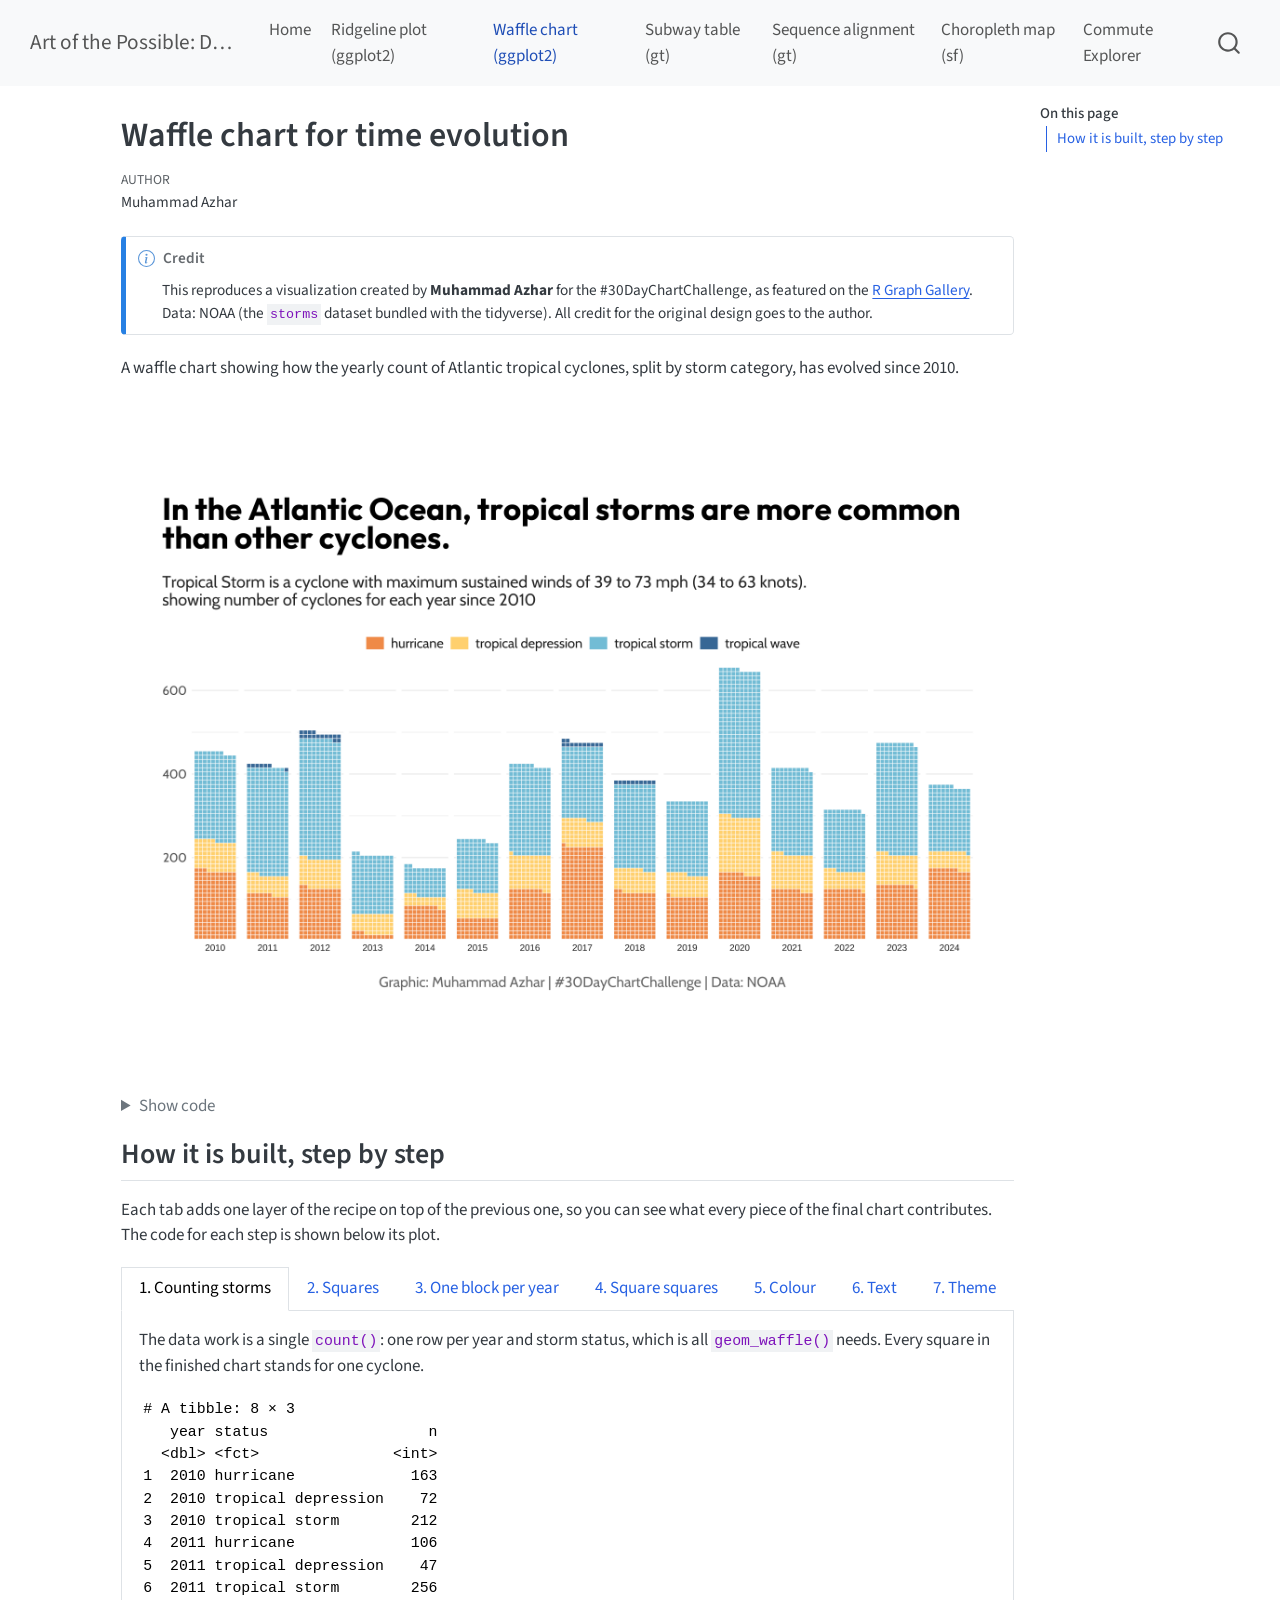
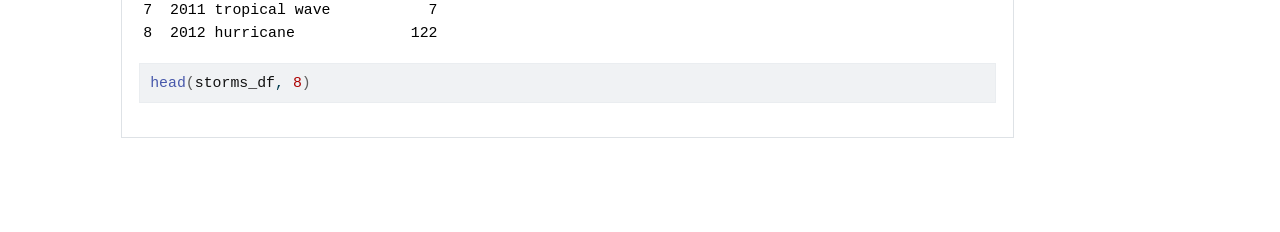
<file: docs/viz/waffle-storms.html>
<!DOCTYPE html>
<html xmlns="http://www.w3.org/1999/xhtml" lang="en" xml:lang="en">
<head>
<meta http-equiv="Content-Type" content="text/html; charset=UTF-8">
<meta charset="utf-8">
<meta name="generator" content="quarto-1.9.35">
<meta name="viewport" content="width=device-width, initial-scale=1.0, user-scalable=yes">
<meta name="author" content="Muhammad Azhar">
<title>Waffle chart for time evolution – Art of the Possible: Data Viz</title>
<style>
/* Default styles provided by pandoc.
** See https://pandoc.org/MANUAL.html#variables-for-html for config info.
*/
code{white-space: pre-wrap;}
span.smallcaps{font-variant: small-caps;}
div.columns{display: flex; gap: min(4vw, 1.5em);}
div.column{flex: auto; overflow-x: auto;}
div.hanging-indent{margin-left: 1.5em; text-indent: -1.5em;}
ul.task-list{list-style: none;}
ul.task-list li input[type="checkbox"] {
  width: 0.8em;
  margin: 0 0.8em 0.2em -1em; /* quarto-specific, see https://github.com/quarto-dev/quarto-cli/issues/4556 */ 
  vertical-align: middle;
}
/* CSS for syntax highlighting */
html { -webkit-text-size-adjust: 100%; }
pre > code.sourceCode { white-space: pre; position: relative; }
pre > code.sourceCode > span { display: inline-block; line-height: 1.25; }
pre > code.sourceCode > span:empty { height: 1.2em; }
.sourceCode { overflow: visible; }
code.sourceCode > span { color: inherit; text-decoration: inherit; }
div.sourceCode { margin: 1em 0; }
pre.sourceCode { margin: 0; }
@media screen {
div.sourceCode { overflow: auto; }
}
@media print {
pre > code.sourceCode { white-space: pre-wrap; }
pre > code.sourceCode > span { text-indent: -5em; padding-left: 5em; }
}
pre.numberSource code
  { counter-reset: source-line 0; }
pre.numberSource code > span
  { position: relative; left: -4em; counter-increment: source-line; }
pre.numberSource code > span > a:first-child::before
  { content: counter(source-line);
    position: relative; left: -1em; text-align: right; vertical-align: baseline;
    border: none; display: inline-block;
    -webkit-touch-callout: none; -webkit-user-select: none;
    -khtml-user-select: none; -moz-user-select: none;
    -ms-user-select: none; user-select: none;
    padding: 0 4px; width: 4em;
  }
pre.numberSource { margin-left: 3em;  padding-left: 4px; }
div.sourceCode
  {   }
@media screen {
pre > code.sourceCode > span > a:first-child::before { text-decoration: underline; }
}
</style>
<script src="../site_libs/quarto-nav/quarto-nav.js"></script><script src="../site_libs/quarto-nav/headroom.min.js"></script><script src="../site_libs/clipboard/clipboard.min.js"></script><script src="../site_libs/quarto-search/autocomplete.umd.js"></script><script src="../site_libs/quarto-search/fuse.min.js"></script><script src="../site_libs/quarto-search/quarto-search.js"></script><meta name="quarto:offset" content="../">
<script src="../site_libs/quarto-html/quarto.js" type="module"></script><script src="../site_libs/quarto-html/tabsets/tabsets.js" type="module"></script><script src="../site_libs/quarto-html/popper.min.js"></script><script src="../site_libs/quarto-html/tippy.umd.min.js"></script><script src="../site_libs/quarto-html/anchor.min.js"></script><link href="../site_libs/quarto-html/tippy.css" rel="stylesheet">
<link href="../site_libs/quarto-html/quarto-syntax-highlighting-46f66b053e56abd73bb6e954d61a315b.css" rel="stylesheet" id="quarto-text-highlighting-styles">
<script src="../site_libs/bootstrap/bootstrap.min.js"></script><link href="../site_libs/bootstrap/bootstrap-icons.css" rel="stylesheet">
<link href="../site_libs/bootstrap/bootstrap-e4b59fc50c8092cd14c3ca4b3b185d43.min.css" rel="stylesheet" append-hash="true" id="quarto-bootstrap" data-mode="light">
<script id="quarto-search-options" type="application/json">{
  "location": "navbar",
  "copy-button": false,
  "collapse-after": 3,
  "panel-placement": "end",
  "type": "overlay",
  "limit": 50,
  "keyboard-shortcut": [
    "f",
    "/",
    "s"
  ],
  "show-item-context": false,
  "language": {
    "search-no-results-text": "No results",
    "search-matching-documents-text": "matching documents",
    "search-copy-link-title": "Copy link to search",
    "search-hide-matches-text": "Hide additional matches",
    "search-more-match-text": "more match in this document",
    "search-more-matches-text": "more matches in this document",
    "search-clear-button-title": "Clear",
    "search-text-placeholder": "",
    "search-detached-cancel-button-title": "Cancel",
    "search-submit-button-title": "Submit",
    "search-label": "Search"
  }
}</script>
</head>
<body class="nav-fixed quarto-light">

<div id="quarto-search-results"></div>
  <header id="quarto-header" class="headroom fixed-top"><nav class="navbar navbar-expand-lg " data-bs-theme="dark"><div class="navbar-container container-fluid">
      <div class="navbar-brand-container mx-auto">
    <a class="navbar-brand" href="../index.html">
    <span class="navbar-title">Art of the Possible: Data Viz</span>
    </a>
  </div>
            <div id="quarto-search" class="" title="Search"></div>
          <button class="navbar-toggler" type="button" data-bs-toggle="collapse" data-bs-target="#navbarCollapse" aria-controls="navbarCollapse" role="menu" aria-expanded="false" aria-label="Toggle navigation" onclick="if (window.quartoToggleHeadroom) { window.quartoToggleHeadroom(); }">
  <span class="navbar-toggler-icon"></span>
</button>
          <div class="collapse navbar-collapse" id="navbarCollapse">
            <ul class="navbar-nav navbar-nav-scroll me-auto">
<li class="nav-item">
    <a class="nav-link" href="../index.html"> 
<span class="menu-text">Home</span></a>
  </li>  
  <li class="nav-item">
    <a class="nav-link" href="../viz/ridgeline-plot.html"> 
<span class="menu-text">Ridgeline plot (ggplot2)</span></a>
  </li>  
  <li class="nav-item">
    <a class="nav-link active" href="../viz/waffle-storms.html" aria-current="page"> 
<span class="menu-text">Waffle chart (ggplot2)</span></a>
  </li>  
  <li class="nav-item">
    <a class="nav-link" href="../viz/subway-table.html"> 
<span class="menu-text">Subway table (gt)</span></a>
  </li>  
  <li class="nav-item">
    <a class="nav-link" href="../viz/msa-table.html"> 
<span class="menu-text">Sequence alignment (gt)</span></a>
  </li>  
  <li class="nav-item">
    <a class="nav-link" href="../viz/brussels-choropleth.html"> 
<span class="menu-text">Choropleth map (sf)</span></a>
  </li>  
  <li class="nav-item">
    <a class="nav-link" href="../shiny/commute-explorer.html"> 
<span class="menu-text">Commute Explorer</span></a>
  </li>  
</ul>
</div> <!-- /navcollapse -->
            <div class="quarto-navbar-tools">
</div>
      </div> <!-- /container-fluid -->
    </nav></header><!-- content --><div id="quarto-content" class="quarto-container page-columns page-rows-contents page-layout-article page-navbar">
<!-- sidebar -->
<!-- margin-sidebar -->
    <div id="quarto-margin-sidebar" class="sidebar margin-sidebar">
        <nav id="TOC" role="doc-toc" class="toc-active"><h2 id="toc-title">On this page</h2>
   
  <ul>
<li><a href="#how-it-is-built-step-by-step" id="toc-how-it-is-built-step-by-step" class="nav-link active" data-scroll-target="#how-it-is-built-step-by-step">How it is built, step by step</a></li>
  </ul></nav>
</div>
<!-- main -->
<main class="content" id="quarto-document-content"><header id="title-block-header" class="quarto-title-block default"><div class="quarto-title">
<h1 class="title">Waffle chart for time evolution</h1>
</div>



<div class="quarto-title-meta">

    <div>
    <div class="quarto-title-meta-heading">Author</div>
    <div class="quarto-title-meta-contents">
             <p>Muhammad Azhar </p>
          </div>
  </div>
    
  
    
  </div>
  


</header><div class="callout callout-style-simple callout-note callout-titled">
<div class="callout-header d-flex align-content-center">
<div class="callout-icon-container">
<i class="callout-icon"></i>
</div>
<div class="callout-title-container flex-fill">
<span class="screen-reader-only">Note</span>Credit
</div>
</div>
<div class="callout-body-container callout-body">
<p>This reproduces a visualization created by <strong>Muhammad Azhar</strong> for the #30DayChartChallenge, as featured on the <a href="https://r-graph-gallery.com/web-waffle-for-time-evolution.html">R Graph Gallery</a>. Data: NOAA (the <code>storms</code> dataset bundled with the tidyverse). All credit for the original design goes to the author.</p>
</div>
</div>
<p>A waffle chart showing how the yearly count of Atlantic tropical cyclones, split by storm category, has evolved since 2010.</p>
<div class="cell">
<div class="cell-output-display">
<div>
<figure class="figure"><p><img src="waffle-storms_files/figure-html/waffle-1.png" class="img-fluid figure-img" width="3840"></p>
</figure>
</div>
</div>
</div>
<div class="cell">
<details class="code-fold"><summary>Show code</summary><div class="code-copy-outer-scaffold">
<div class="sourceCode cell-code" id="cb1"><pre class="sourceCode r code-with-copy">
<code class="sourceCode R"><span><span class="kw"><a href="https://rdrr.io/r/base/library.html">library</a></span><span class="op">(</span><span class="va"><a href="https://tidyverse.tidyverse.org">tidyverse</a></span><span class="op">)</span></span>
<span><span class="kw"><a href="https://rdrr.io/r/base/library.html">library</a></span><span class="op">(</span><span class="va"><a href="https://github.com/yixuan/showtext">showtext</a></span><span class="op">)</span></span>
<span><span class="kw"><a href="https://rdrr.io/r/base/library.html">library</a></span><span class="op">(</span><span class="va"><a href="https://wilkelab.org/ggtext/">ggtext</a></span><span class="op">)</span></span>
<span><span class="kw"><a href="https://rdrr.io/r/base/library.html">library</a></span><span class="op">(</span><span class="va">waffle</span><span class="op">)</span></span>
<span><span class="kw"><a href="https://rdrr.io/r/base/library.html">library</a></span><span class="op">(</span><span class="va">MetBrewer</span><span class="op">)</span></span>
<span></span>
<span><span class="co"># Load fonts</span></span>
<span><span class="fu"><a href="https://rdrr.io/pkg/sysfonts/man/font_add_google.html">font_add_google</a></span><span class="op">(</span><span class="st">"Outfit"</span>, <span class="st">"title_font"</span><span class="op">)</span></span>
<span><span class="fu"><a href="https://rdrr.io/pkg/sysfonts/man/font_add_google.html">font_add_google</a></span><span class="op">(</span><span class="st">"Cabin"</span>, <span class="st">"body_font"</span><span class="op">)</span></span>
<span><span class="fu"><a href="https://rdrr.io/pkg/showtext/man/showtext_auto.html">showtext_auto</a></span><span class="op">(</span><span class="op">)</span></span>
<span><span class="va">title_font</span> <span class="op">&lt;-</span> <span class="st">"title_font"</span></span>
<span><span class="va">body_font</span> <span class="op">&lt;-</span> <span class="st">"body_font"</span></span>
<span></span>
<span><span class="co"># Prepare data</span></span>
<span><span class="va">storms_df</span> <span class="op">&lt;-</span> <span class="va">storms</span> <span class="op">|&gt;</span></span>
<span>  <span class="fu"><a href="https://dplyr.tidyverse.org/reference/filter.html">filter</a></span><span class="op">(</span><span class="va">year</span> <span class="op">&gt;=</span> <span class="fl">2010</span>,</span>
<span>         <span class="va">status</span> <span class="op"><a href="https://rdrr.io/r/base/match.html">%in%</a></span> <span class="fu"><a href="https://rdrr.io/r/base/c.html">c</a></span><span class="op">(</span><span class="st">"hurricane"</span>, <span class="st">"tropical depression"</span>,</span>
<span>                       <span class="st">"tropical storm"</span>,<span class="st">"tropical wave"</span><span class="op">)</span><span class="op">)</span> <span class="op">|&gt;</span></span>
<span>  <span class="fu"><a href="https://dplyr.tidyverse.org/reference/count.html">count</a></span><span class="op">(</span><span class="va">year</span>, <span class="va">status</span><span class="op">)</span></span>
<span></span>
<span><span class="co"># Define text labels</span></span>
<span><span class="va">title_text</span> <span class="op">&lt;-</span> <span class="st">"In the Atlantic Ocean, tropical storms are more common than other cyclones."</span></span>
<span><span class="va">subtitle_text</span> <span class="op">&lt;-</span> <span class="st">"Tropical Storm is a cyclone with maximum sustained winds of 39 to 73 mph (34 to 63 knots).\nshowing number of cyclones for each year since 2010"</span></span>
<span><span class="va">caption_text</span> <span class="op">&lt;-</span> <span class="st">"Graphic: Muhammad Azhar | #30DayChartChallenge | Data: NOAA"</span></span>
<span></span>
<span><span class="co"># Create waffle chart</span></span>
<span><span class="fu"><a href="https://ggplot2.tidyverse.org/reference/ggplot.html">ggplot</a></span><span class="op">(</span><span class="va">storms_df</span>, <span class="fu"><a href="https://ggplot2.tidyverse.org/reference/aes.html">aes</a></span><span class="op">(</span>fill <span class="op">=</span> <span class="va">status</span>, values <span class="op">=</span> <span class="va">n</span><span class="op">)</span><span class="op">)</span> <span class="op">+</span></span>
<span>  <span class="fu"><a href="https://rdrr.io/pkg/waffle/man/geom_waffle.html">geom_waffle</a></span><span class="op">(</span>color <span class="op">=</span> <span class="st">"white"</span>, size <span class="op">=</span> <span class="fl">.25</span>, n_rows <span class="op">=</span> <span class="fl">10</span>, flip <span class="op">=</span> <span class="cn">TRUE</span><span class="op">)</span> <span class="op">+</span></span>
<span>  <span class="fu"><a href="https://ggplot2.tidyverse.org/reference/facet_wrap.html">facet_wrap</a></span><span class="op">(</span><span class="op">~</span><span class="va">year</span>, nrow <span class="op">=</span> <span class="fl">1</span>, strip.position <span class="op">=</span> <span class="st">"bottom"</span><span class="op">)</span> <span class="op">+</span></span>
<span>  <span class="fu"><a href="https://ggplot2.tidyverse.org/reference/scale_discrete.html">scale_x_discrete</a></span><span class="op">(</span><span class="op">)</span> <span class="op">+</span></span>
<span>  <span class="fu"><a href="https://ggplot2.tidyverse.org/reference/scale_continuous.html">scale_y_continuous</a></span><span class="op">(</span>labels <span class="op">=</span> <span class="kw">function</span><span class="op">(</span><span class="va">x</span><span class="op">)</span> <span class="va">x</span> <span class="op">*</span> <span class="fl">10</span>,</span>
<span>                     expand <span class="op">=</span> <span class="fu"><a href="https://rdrr.io/r/base/c.html">c</a></span><span class="op">(</span><span class="fl">0</span>,<span class="fl">0</span><span class="op">)</span><span class="op">)</span> <span class="op">+</span></span>
<span>  <span class="fu">MetBrewer</span><span class="fu">::</span><span class="fu"><a href="https://rdrr.io/pkg/MetBrewer/man/scale_fill_met_d.html">scale_fill_met_d</a></span><span class="op">(</span><span class="st">"Hiroshige"</span>, direction<span class="op">=</span><span class="fl">1</span><span class="op">)</span> <span class="op">+</span></span>
<span>  <span class="fu"><a href="https://ggplot2.tidyverse.org/reference/coord_fixed.html">coord_equal</a></span><span class="op">(</span><span class="op">)</span> <span class="op">+</span></span>
<span>  <span class="fu"><a href="https://ggplot2.tidyverse.org/reference/labs.html">labs</a></span><span class="op">(</span>title <span class="op">=</span> <span class="va">title_text</span>,</span>
<span>       subtitle <span class="op">=</span> <span class="va">subtitle_text</span>,</span>
<span>       caption <span class="op">=</span> <span class="va">caption_text</span><span class="op">)</span> <span class="op">+</span></span>
<span>  <span class="fu"><a href="https://ggplot2.tidyverse.org/reference/ggtheme.html">theme_minimal</a></span><span class="op">(</span><span class="op">)</span> <span class="op">+</span></span>
<span>  <span class="fu"><a href="https://ggplot2.tidyverse.org/reference/theme.html">theme</a></span><span class="op">(</span></span>
<span>    axis.title <span class="op">=</span> <span class="fu"><a href="https://ggplot2.tidyverse.org/reference/element.html">element_blank</a></span><span class="op">(</span><span class="op">)</span>,</span>
<span>    axis.text.x <span class="op">=</span> <span class="fu"><a href="https://ggplot2.tidyverse.org/reference/element.html">element_text</a></span><span class="op">(</span>family <span class="op">=</span> <span class="va">body_font</span>, size<span class="op">=</span><span class="fl">12</span><span class="op">)</span>,</span>
<span>    axis.text.y <span class="op">=</span> <span class="fu"><a href="https://ggplot2.tidyverse.org/reference/element.html">element_text</a></span><span class="op">(</span>family <span class="op">=</span> <span class="va">body_font</span>, size<span class="op">=</span><span class="fl">12</span><span class="op">)</span>,</span>
<span>    legend.position <span class="op">=</span> <span class="st">"top"</span>,</span>
<span>    legend.title <span class="op">=</span> <span class="fu"><a href="https://ggplot2.tidyverse.org/reference/element.html">element_blank</a></span><span class="op">(</span><span class="op">)</span>,</span>
<span>    legend.spacing <span class="op">=</span> <span class="fu"><a href="https://rdrr.io/r/grid/unit.html">unit</a></span><span class="op">(</span><span class="fl">0.5</span>, <span class="st">'cm'</span><span class="op">)</span>,</span>
<span>    legend.key.height <span class="op">=</span> <span class="fu"><a href="https://rdrr.io/r/grid/unit.html">unit</a></span><span class="op">(</span><span class="fl">0.5</span>, <span class="st">'cm'</span><span class="op">)</span>,</span>
<span>    legend.key.width <span class="op">=</span> <span class="fu"><a href="https://rdrr.io/r/grid/unit.html">unit</a></span><span class="op">(</span><span class="fl">0.7</span>, <span class="st">'cm'</span><span class="op">)</span>,</span>
<span>    legend.text <span class="op">=</span> <span class="fu"><a href="https://ggplot2.tidyverse.org/reference/element.html">element_text</a></span><span class="op">(</span>family <span class="op">=</span> <span class="va">body_font</span>, size<span class="op">=</span><span class="fl">13</span>, face <span class="op">=</span> <span class="st">'plain'</span>, color <span class="op">=</span> <span class="st">"grey10"</span><span class="op">)</span>,</span>
<span>    plot.title.position <span class="op">=</span> <span class="st">"plot"</span>,</span>
<span>    plot.title <span class="op">=</span> <span class="fu"><a href="https://wilkelab.org/ggtext/reference/element_textbox.html">element_textbox</a></span><span class="op">(</span>margin <span class="op">=</span> <span class="fu"><a href="https://ggplot2.tidyverse.org/reference/element.html">margin</a></span><span class="op">(</span><span class="fl">20</span>, <span class="fl">0</span>, <span class="fl">10</span>, <span class="fl">0</span><span class="op">)</span>, size <span class="op">=</span> <span class="fl">30</span>,</span>
<span>                                 family <span class="op">=</span> <span class="va">title_font</span>, face <span class="op">=</span> <span class="st">"bold"</span>, width <span class="op">=</span> <span class="fu"><a href="https://rdrr.io/r/grid/unit.html">unit</a></span><span class="op">(</span><span class="fl">55</span>, <span class="st">"lines"</span><span class="op">)</span><span class="op">)</span>,</span>
<span>    plot.subtitle <span class="op">=</span> <span class="fu"><a href="https://ggplot2.tidyverse.org/reference/element.html">element_text</a></span><span class="op">(</span>margin <span class="op">=</span> <span class="fu"><a href="https://ggplot2.tidyverse.org/reference/element.html">margin</a></span><span class="op">(</span><span class="fl">10</span>, <span class="fl">0</span>, <span class="fl">20</span>, <span class="fl">0</span><span class="op">)</span>, size <span class="op">=</span> <span class="fl">16</span>,</span>
<span>                                 family <span class="op">=</span> <span class="va">body_font</span>, color <span class="op">=</span> <span class="st">"grey15"</span><span class="op">)</span>,</span>
<span>    plot.caption <span class="op">=</span> <span class="fu"><a href="https://ggplot2.tidyverse.org/reference/element.html">element_text</a></span><span class="op">(</span>family<span class="op">=</span><span class="va">body_font</span>, face<span class="op">=</span><span class="st">"plain"</span>, size<span class="op">=</span><span class="fl">14</span>,</span>
<span>                                color<span class="op">=</span><span class="st">"grey40"</span>, hjust<span class="op">=</span><span class="fl">.5</span>, margin<span class="op">=</span><span class="fu"><a href="https://ggplot2.tidyverse.org/reference/element.html">margin</a></span><span class="op">(</span><span class="fl">20</span>,<span class="fl">0</span>,<span class="fl">0</span>,<span class="fl">0</span><span class="op">)</span><span class="op">)</span>,</span>
<span>    plot.background <span class="op">=</span> <span class="fu"><a href="https://ggplot2.tidyverse.org/reference/element.html">element_rect</a></span><span class="op">(</span>color<span class="op">=</span><span class="st">"white"</span>, fill<span class="op">=</span><span class="st">"white"</span><span class="op">)</span>,</span>
<span>    plot.margin <span class="op">=</span> <span class="fu"><a href="https://ggplot2.tidyverse.org/reference/element.html">margin</a></span><span class="op">(</span><span class="fl">20</span>, <span class="fl">40</span>, <span class="fl">20</span>, <span class="fl">40</span><span class="op">)</span></span>
<span>  <span class="op">)</span></span></code></pre></div>
<button title="Copy to Clipboard" class="code-copy-button"><i class="bi"></i></button>
</div>
</details>
</div>
<section id="how-it-is-built-step-by-step" class="level2"><h2 class="anchored" data-anchor-id="how-it-is-built-step-by-step">How it is built, step by step</h2>
<p>Each tab adds one layer of the recipe on top of the previous one, so you can see what every piece of the final chart contributes. The code for each step is shown below its plot.</p>
<div class="tabset-margin-container"></div>
<div class="panel-tabset">
<ul class="nav nav-tabs" role="tablist">
<li class="nav-item" role="presentation"><a class="nav-link active" id="tabset-1-1-tab" data-bs-toggle="tab" data-bs-target="#tabset-1-1" role="tab" aria-controls="tabset-1-1" aria-selected="true" href="">1. Counting storms</a></li>
<li class="nav-item" role="presentation"><a class="nav-link" id="tabset-1-2-tab" data-bs-toggle="tab" data-bs-target="#tabset-1-2" role="tab" aria-controls="tabset-1-2" aria-selected="false" href="">2. Squares</a></li>
<li class="nav-item" role="presentation"><a class="nav-link" id="tabset-1-3-tab" data-bs-toggle="tab" data-bs-target="#tabset-1-3" role="tab" aria-controls="tabset-1-3" aria-selected="false" href="">3. One block per year</a></li>
<li class="nav-item" role="presentation"><a class="nav-link" id="tabset-1-4-tab" data-bs-toggle="tab" data-bs-target="#tabset-1-4" role="tab" aria-controls="tabset-1-4" aria-selected="false" href="">4. Square squares</a></li>
<li class="nav-item" role="presentation"><a class="nav-link" id="tabset-1-5-tab" data-bs-toggle="tab" data-bs-target="#tabset-1-5" role="tab" aria-controls="tabset-1-5" aria-selected="false" href="">5. Colour</a></li>
<li class="nav-item" role="presentation"><a class="nav-link" id="tabset-1-6-tab" data-bs-toggle="tab" data-bs-target="#tabset-1-6" role="tab" aria-controls="tabset-1-6" aria-selected="false" href="">6. Text</a></li>
<li class="nav-item" role="presentation"><a class="nav-link" id="tabset-1-7-tab" data-bs-toggle="tab" data-bs-target="#tabset-1-7" role="tab" aria-controls="tabset-1-7" aria-selected="false" href="">7. Theme</a></li>
</ul>
<div class="tab-content">
<div id="tabset-1-1" class="tab-pane active" role="tabpanel" aria-labelledby="tabset-1-1-tab">
<p>The data work is a single <code><a href="https://dplyr.tidyverse.org/reference/count.html">count()</a></code>: one row per year and storm status, which is all <code><a href="https://rdrr.io/pkg/waffle/man/geom_waffle.html">geom_waffle()</a></code> needs. Every square in the finished chart stands for one cyclone.</p>
<div class="cell">
<div class="cell-output cell-output-stdout">
<pre><code># A tibble: 8 × 3
   year status                  n
  &lt;dbl&gt; &lt;fct&gt;               &lt;int&gt;
1  2010 hurricane             163
2  2010 tropical depression    72
3  2010 tropical storm        212
4  2011 hurricane             106
5  2011 tropical depression    47
6  2011 tropical storm        256
7  2011 tropical wave           7
8  2012 hurricane             122</code></pre>
</div>
</div>
<div class="cell">
<div class="code-copy-outer-scaffold">
<div class="sourceCode cell-code" id="cb3"><pre class="sourceCode r code-with-copy">
<code class="sourceCode R"><span><span class="fu"><a href="https://rdrr.io/r/utils/head.html">head</a></span><span class="op">(</span><span class="va">storms_df</span>, <span class="fl">8</span><span class="op">)</span></span></code></pre></div>
<button title="Copy to Clipboard" class="code-copy-button"><i class="bi"></i></button>
</div>
</div>
</div>
<div id="tabset-1-2" class="tab-pane" role="tabpanel" aria-labelledby="tabset-1-2-tab">
<p><code><a href="https://rdrr.io/pkg/waffle/man/geom_waffle.html">waffle::geom_waffle()</a></code> turns those counts into squares. Without faceting all years are pooled into one block, stacked ten squares high.</p>
<div class="cell">
<div class="cell-output-display">
<div>
<figure class="figure"><p><img src="waffle-storms_files/figure-html/wstep-2-1.png" class="img-fluid figure-img" width="1350"></p>
</figure>
</div>
</div>
</div>
<div class="cell">
<div class="code-copy-outer-scaffold">
<div class="sourceCode cell-code" id="cb4"><pre class="sourceCode r code-with-copy">
<code class="sourceCode R"><span><span class="va">w2</span> <span class="op">&lt;-</span> <span class="fu"><a href="https://ggplot2.tidyverse.org/reference/ggplot.html">ggplot</a></span><span class="op">(</span><span class="va">storms_df</span>, <span class="fu"><a href="https://ggplot2.tidyverse.org/reference/aes.html">aes</a></span><span class="op">(</span>fill <span class="op">=</span> <span class="va">status</span>, values <span class="op">=</span> <span class="va">n</span><span class="op">)</span><span class="op">)</span> <span class="op">+</span></span>
<span>  <span class="fu"><a href="https://rdrr.io/pkg/waffle/man/geom_waffle.html">geom_waffle</a></span><span class="op">(</span>color <span class="op">=</span> <span class="st">"white"</span>, size <span class="op">=</span> <span class="fl">.25</span>, n_rows <span class="op">=</span> <span class="fl">10</span>, flip <span class="op">=</span> <span class="cn">TRUE</span><span class="op">)</span></span>
<span><span class="va">w2</span></span></code></pre></div>
<button title="Copy to Clipboard" class="code-copy-button"><i class="bi"></i></button>
</div>
</div>
</div>
<div id="tabset-1-3" class="tab-pane" role="tabpanel" aria-labelledby="tabset-1-3-tab">
<p><code><a href="https://ggplot2.tidyverse.org/reference/facet_wrap.html">facet_wrap()</a></code> with <code>nrow = 1</code> splits the squares into a column per year and moves the year labels to the bottom, which is what makes the chart read as a time series.</p>
<div class="cell">
<div class="cell-output-display">
<div>
<figure class="figure"><p><img src="waffle-storms_files/figure-html/wstep-3-1.png" class="img-fluid figure-img" width="1350"></p>
</figure>
</div>
</div>
</div>
<div class="cell">
<div class="code-copy-outer-scaffold">
<div class="sourceCode cell-code" id="cb5"><pre class="sourceCode r code-with-copy">
<code class="sourceCode R"><span><span class="va">w3</span> <span class="op">&lt;-</span> <span class="va">w2</span> <span class="op">+</span></span>
<span>  <span class="fu"><a href="https://ggplot2.tidyverse.org/reference/facet_wrap.html">facet_wrap</a></span><span class="op">(</span><span class="op">~</span><span class="va">year</span>, nrow <span class="op">=</span> <span class="fl">1</span>, strip.position <span class="op">=</span> <span class="st">"bottom"</span><span class="op">)</span> <span class="op">+</span></span>
<span>  <span class="fu"><a href="https://ggplot2.tidyverse.org/reference/scale_discrete.html">scale_x_discrete</a></span><span class="op">(</span><span class="op">)</span></span>
<span><span class="va">w3</span></span></code></pre></div>
<button title="Copy to Clipboard" class="code-copy-button"><i class="bi"></i></button>
</div>
</div>
</div>
<div id="tabset-1-4" class="tab-pane" role="tabpanel" aria-labelledby="tabset-1-4-tab">
<p><code><a href="https://ggplot2.tidyverse.org/reference/coord_fixed.html">coord_equal()</a></code> keeps the tiles from stretching, and the y-axis labels are multiplied by ten so the axis counts storms rather than rows of squares.</p>
<div class="cell">
<div class="cell-output-display">
<div>
<figure class="figure"><p><img src="waffle-storms_files/figure-html/wstep-4-1.png" class="img-fluid figure-img" width="1350"></p>
</figure>
</div>
</div>
</div>
<div class="cell">
<div class="code-copy-outer-scaffold">
<div class="sourceCode cell-code" id="cb6"><pre class="sourceCode r code-with-copy">
<code class="sourceCode R"><span><span class="va">w4</span> <span class="op">&lt;-</span> <span class="va">w3</span> <span class="op">+</span></span>
<span>  <span class="fu"><a href="https://ggplot2.tidyverse.org/reference/scale_continuous.html">scale_y_continuous</a></span><span class="op">(</span>labels <span class="op">=</span> <span class="kw">function</span><span class="op">(</span><span class="va">x</span><span class="op">)</span> <span class="va">x</span> <span class="op">*</span> <span class="fl">10</span>, expand <span class="op">=</span> <span class="fu"><a href="https://rdrr.io/r/base/c.html">c</a></span><span class="op">(</span><span class="fl">0</span>, <span class="fl">0</span><span class="op">)</span><span class="op">)</span> <span class="op">+</span></span>
<span>  <span class="fu"><a href="https://ggplot2.tidyverse.org/reference/coord_fixed.html">coord_equal</a></span><span class="op">(</span><span class="op">)</span></span>
<span><span class="va">w4</span></span></code></pre></div>
<button title="Copy to Clipboard" class="code-copy-button"><i class="bi"></i></button>
</div>
</div>
</div>
<div id="tabset-1-5" class="tab-pane" role="tabpanel" aria-labelledby="tabset-1-5-tab">
<p>The four storm categories are coloured with the <code>Hiroshige</code> palette from <code><a href="https://cran.r-project.org/package=MetBrewer">MetBrewer</a></code>.</p>
<div class="cell">
<div class="cell-output-display">
<div>
<figure class="figure"><p><img src="waffle-storms_files/figure-html/wstep-5-1.png" class="img-fluid figure-img" width="1350"></p>
</figure>
</div>
</div>
</div>
<div class="cell">
<div class="code-copy-outer-scaffold">
<div class="sourceCode cell-code" id="cb7"><pre class="sourceCode r code-with-copy">
<code class="sourceCode R"><span><span class="va">w5</span> <span class="op">&lt;-</span> <span class="va">w4</span> <span class="op">+</span></span>
<span>  <span class="fu">MetBrewer</span><span class="fu">::</span><span class="fu"><a href="https://rdrr.io/pkg/MetBrewer/man/scale_fill_met_d.html">scale_fill_met_d</a></span><span class="op">(</span><span class="st">"Hiroshige"</span>, direction <span class="op">=</span> <span class="fl">1</span><span class="op">)</span></span>
<span><span class="va">w5</span></span></code></pre></div>
<button title="Copy to Clipboard" class="code-copy-button"><i class="bi"></i></button>
</div>
</div>
</div>
<div id="tabset-1-6" class="tab-pane" role="tabpanel" aria-labelledby="tabset-1-6-tab">
<p>The title states the finding outright rather than describing the chart, with the definition of a tropical storm carried in the subtitle.</p>
<div class="cell">
<div class="cell-output-display">
<div>
<figure class="figure"><p><img src="waffle-storms_files/figure-html/wstep-6-1.png" class="img-fluid figure-img" width="1350"></p>
</figure>
</div>
</div>
</div>
<div class="cell">
<div class="code-copy-outer-scaffold">
<div class="sourceCode cell-code" id="cb8"><pre class="sourceCode r code-with-copy">
<code class="sourceCode R"><span><span class="va">w6</span> <span class="op">&lt;-</span> <span class="va">w5</span> <span class="op">+</span></span>
<span>  <span class="fu"><a href="https://ggplot2.tidyverse.org/reference/labs.html">labs</a></span><span class="op">(</span>title <span class="op">=</span> <span class="va">title_text</span>,</span>
<span>       subtitle <span class="op">=</span> <span class="va">subtitle_text</span>,</span>
<span>       caption <span class="op">=</span> <span class="va">caption_text</span><span class="op">)</span></span>
<span><span class="va">w6</span></span></code></pre></div>
<button title="Copy to Clipboard" class="code-copy-button"><i class="bi"></i></button>
</div>
</div>
</div>
<div id="tabset-1-7" class="tab-pane" role="tabpanel" aria-labelledby="tabset-1-7-tab">
<p>The last step does the most visible work: Outfit and Cabin from Google Fonts, no axis titles, the legend moved to the top with squarish keys, and a white background with generous margins.</p>
<div class="cell">
<div class="cell-output-display">
<div>
<figure class="figure"><p><img src="waffle-storms_files/figure-html/wstep-7-1.png" class="img-fluid figure-img" width="1800"></p>
</figure>
</div>
</div>
</div>
<div class="cell">
<div class="code-copy-outer-scaffold">
<div class="sourceCode cell-code" id="cb9"><pre class="sourceCode r code-with-copy">
<code class="sourceCode R"><span><span class="va">w6</span> <span class="op">+</span></span>
<span>  <span class="fu"><a href="https://ggplot2.tidyverse.org/reference/ggtheme.html">theme_minimal</a></span><span class="op">(</span><span class="op">)</span> <span class="op">+</span></span>
<span>  <span class="fu"><a href="https://ggplot2.tidyverse.org/reference/theme.html">theme</a></span><span class="op">(</span></span>
<span>    axis.title <span class="op">=</span> <span class="fu"><a href="https://ggplot2.tidyverse.org/reference/element.html">element_blank</a></span><span class="op">(</span><span class="op">)</span>,</span>
<span>    axis.text.x <span class="op">=</span> <span class="fu"><a href="https://ggplot2.tidyverse.org/reference/element.html">element_text</a></span><span class="op">(</span>family <span class="op">=</span> <span class="va">body_font</span>, size <span class="op">=</span> <span class="fl">12</span><span class="op">)</span>,</span>
<span>    axis.text.y <span class="op">=</span> <span class="fu"><a href="https://ggplot2.tidyverse.org/reference/element.html">element_text</a></span><span class="op">(</span>family <span class="op">=</span> <span class="va">body_font</span>, size <span class="op">=</span> <span class="fl">12</span><span class="op">)</span>,</span>
<span>    legend.position <span class="op">=</span> <span class="st">"top"</span>,</span>
<span>    legend.title <span class="op">=</span> <span class="fu"><a href="https://ggplot2.tidyverse.org/reference/element.html">element_blank</a></span><span class="op">(</span><span class="op">)</span>,</span>
<span>    legend.spacing <span class="op">=</span> <span class="fu"><a href="https://rdrr.io/r/grid/unit.html">unit</a></span><span class="op">(</span><span class="fl">0.5</span>, <span class="st">'cm'</span><span class="op">)</span>,</span>
<span>    legend.key.height <span class="op">=</span> <span class="fu"><a href="https://rdrr.io/r/grid/unit.html">unit</a></span><span class="op">(</span><span class="fl">0.5</span>, <span class="st">'cm'</span><span class="op">)</span>,</span>
<span>    legend.key.width <span class="op">=</span> <span class="fu"><a href="https://rdrr.io/r/grid/unit.html">unit</a></span><span class="op">(</span><span class="fl">0.7</span>, <span class="st">'cm'</span><span class="op">)</span>,</span>
<span>    legend.text <span class="op">=</span> <span class="fu"><a href="https://ggplot2.tidyverse.org/reference/element.html">element_text</a></span><span class="op">(</span>family <span class="op">=</span> <span class="va">body_font</span>, size <span class="op">=</span> <span class="fl">13</span>, face <span class="op">=</span> <span class="st">'plain'</span>, color <span class="op">=</span> <span class="st">"grey10"</span><span class="op">)</span>,</span>
<span>    plot.title.position <span class="op">=</span> <span class="st">"plot"</span>,</span>
<span>    plot.title <span class="op">=</span> <span class="fu"><a href="https://wilkelab.org/ggtext/reference/element_textbox.html">element_textbox</a></span><span class="op">(</span>margin <span class="op">=</span> <span class="fu"><a href="https://ggplot2.tidyverse.org/reference/element.html">margin</a></span><span class="op">(</span><span class="fl">20</span>, <span class="fl">0</span>, <span class="fl">10</span>, <span class="fl">0</span><span class="op">)</span>, size <span class="op">=</span> <span class="fl">30</span>,</span>
<span>                                 family <span class="op">=</span> <span class="va">title_font</span>, face <span class="op">=</span> <span class="st">"bold"</span>, width <span class="op">=</span> <span class="fu"><a href="https://rdrr.io/r/grid/unit.html">unit</a></span><span class="op">(</span><span class="fl">55</span>, <span class="st">"lines"</span><span class="op">)</span><span class="op">)</span>,</span>
<span>    plot.subtitle <span class="op">=</span> <span class="fu"><a href="https://ggplot2.tidyverse.org/reference/element.html">element_text</a></span><span class="op">(</span>margin <span class="op">=</span> <span class="fu"><a href="https://ggplot2.tidyverse.org/reference/element.html">margin</a></span><span class="op">(</span><span class="fl">10</span>, <span class="fl">0</span>, <span class="fl">20</span>, <span class="fl">0</span><span class="op">)</span>, size <span class="op">=</span> <span class="fl">16</span>,</span>
<span>                                 family <span class="op">=</span> <span class="va">body_font</span>, color <span class="op">=</span> <span class="st">"grey15"</span><span class="op">)</span>,</span>
<span>    plot.caption <span class="op">=</span> <span class="fu"><a href="https://ggplot2.tidyverse.org/reference/element.html">element_text</a></span><span class="op">(</span>family <span class="op">=</span> <span class="va">body_font</span>, face <span class="op">=</span> <span class="st">"plain"</span>, size <span class="op">=</span> <span class="fl">14</span>,</span>
<span>                                color <span class="op">=</span> <span class="st">"grey40"</span>, hjust <span class="op">=</span> <span class="fl">.5</span>, margin <span class="op">=</span> <span class="fu"><a href="https://ggplot2.tidyverse.org/reference/element.html">margin</a></span><span class="op">(</span><span class="fl">20</span>, <span class="fl">0</span>, <span class="fl">0</span>, <span class="fl">0</span><span class="op">)</span><span class="op">)</span>,</span>
<span>    plot.background <span class="op">=</span> <span class="fu"><a href="https://ggplot2.tidyverse.org/reference/element.html">element_rect</a></span><span class="op">(</span>color <span class="op">=</span> <span class="st">"white"</span>, fill <span class="op">=</span> <span class="st">"white"</span><span class="op">)</span>,</span>
<span>    plot.margin <span class="op">=</span> <span class="fu"><a href="https://ggplot2.tidyverse.org/reference/element.html">margin</a></span><span class="op">(</span><span class="fl">20</span>, <span class="fl">40</span>, <span class="fl">20</span>, <span class="fl">40</span><span class="op">)</span></span>
<span>  <span class="op">)</span></span></code></pre></div>
<button title="Copy to Clipboard" class="code-copy-button"><i class="bi"></i></button>
</div>
</div>
</div>
</div>
</div>


</section></main><!-- /main --><script id="quarto-html-after-body" type="application/javascript">
  window.document.addEventListener("DOMContentLoaded", function (event) {
    const icon = "";
    const anchorJS = new window.AnchorJS();
    anchorJS.options = {
      placement: 'right',
      icon: icon
    };
    anchorJS.add('.anchored');
    const isCodeAnnotation = (el) => {
      for (const clz of el.classList) {
        if (clz.startsWith('code-annotation-')) {                     
          return true;
        }
      }
      return false;
    }
    const onCopySuccess = function(e) {
      // button target
      const button = e.trigger;
      // don't keep focus
      button.blur();
      // flash "checked"
      button.classList.add('code-copy-button-checked');
      var currentTitle = button.getAttribute("title");
      button.setAttribute("title", "Copied!");
      let tooltip;
      if (window.bootstrap) {
        button.setAttribute("data-bs-toggle", "tooltip");
        button.setAttribute("data-bs-placement", "left");
        button.setAttribute("data-bs-title", "Copied!");
        tooltip = new bootstrap.Tooltip(button, 
          { trigger: "manual", 
            customClass: "code-copy-button-tooltip",
            offset: [0, -8]});
        tooltip.show();    
      }
      setTimeout(function() {
        if (tooltip) {
          tooltip.hide();
          button.removeAttribute("data-bs-title");
          button.removeAttribute("data-bs-toggle");
          button.removeAttribute("data-bs-placement");
        }
        button.setAttribute("title", currentTitle);
        button.classList.remove('code-copy-button-checked');
      }, 1000);
      // clear code selection
      e.clearSelection();
    }
    const getTextToCopy = function(trigger) {
      const outerScaffold = trigger.parentElement.cloneNode(true);
      const codeEl = outerScaffold.querySelector('code');
      for (const childEl of codeEl.children) {
        if (isCodeAnnotation(childEl)) {
          childEl.remove();
        }
      }
      return codeEl.innerText;
    }
    const clipboard = new window.ClipboardJS('.code-copy-button:not([data-in-quarto-modal])', {
      text: getTextToCopy
    });
    clipboard.on('success', onCopySuccess);
    if (window.document.getElementById('quarto-embedded-source-code-modal')) {
      const clipboardModal = new window.ClipboardJS('.code-copy-button[data-in-quarto-modal]', {
        text: getTextToCopy,
        container: window.document.getElementById('quarto-embedded-source-code-modal')
      });
      clipboardModal.on('success', onCopySuccess);
    }
      var localhostRegex = new RegExp(/^(?:http|https):\/\/localhost\:?[0-9]*\//);
      var mailtoRegex = new RegExp(/^mailto:/);
        var filterRegex = new RegExp('/' + window.location.host + '/');
      var isInternal = (href) => {
          return filterRegex.test(href) || localhostRegex.test(href) || mailtoRegex.test(href);
      }
      // Inspect non-navigation links and adorn them if external
     var links = window.document.querySelectorAll('a[href]:not(.nav-link):not(.navbar-brand):not(.toc-action):not(.sidebar-link):not(.sidebar-item-toggle):not(.pagination-link):not(.no-external):not([aria-hidden]):not(.dropdown-item):not(.quarto-navigation-tool):not(.about-link)');
      for (var i=0; i<links.length; i++) {
        const link = links[i];
        if (!isInternal(link.href)) {
          // undo the damage that might have been done by quarto-nav.js in the case of
          // links that we want to consider external
          if (link.dataset.originalHref !== undefined) {
            link.href = link.dataset.originalHref;
          }
        }
      }
    function tippyHover(el, contentFn, onTriggerFn, onUntriggerFn) {
      const config = {
        allowHTML: true,
        maxWidth: 500,
        delay: 100,
        arrow: false,
        appendTo: function(el) {
            return el.parentElement;
        },
        interactive: true,
        interactiveBorder: 10,
        theme: 'quarto',
        placement: 'bottom-start',
      };
      if (contentFn) {
        config.content = contentFn;
      }
      if (onTriggerFn) {
        config.onTrigger = onTriggerFn;
      }
      if (onUntriggerFn) {
        config.onUntrigger = onUntriggerFn;
      }
      window.tippy(el, config); 
    }
    const noterefs = window.document.querySelectorAll('a[role="doc-noteref"]');
    for (var i=0; i<noterefs.length; i++) {
      const ref = noterefs[i];
      tippyHover(ref, function() {
        // use id or data attribute instead here
        let href = ref.getAttribute('data-footnote-href') || ref.getAttribute('href');
        try { href = new URL(href).hash; } catch {}
        const id = href.replace(/^#\/?/, "");
        const note = window.document.getElementById(id);
        if (note) {
          return note.innerHTML;
        } else {
          return "";
        }
      });
    }
    const xrefs = window.document.querySelectorAll('a.quarto-xref');
    const processXRef = (id, note) => {
      // Strip column container classes
      const stripColumnClz = (el) => {
        el.classList.remove("page-full", "page-columns");
        if (el.children) {
          for (const child of el.children) {
            stripColumnClz(child);
          }
        }
      }
      stripColumnClz(note)
      if (id === null || id.startsWith('sec-')) {
        // Special case sections, only their first couple elements
        const container = document.createElement("div");
        if (note.children && note.children.length > 2) {
          container.appendChild(note.children[0].cloneNode(true));
          for (let i = 1; i < note.children.length; i++) {
            const child = note.children[i];
            if (child.tagName === "P" && child.innerText === "") {
              continue;
            } else {
              container.appendChild(child.cloneNode(true));
              break;
            }
          }
          if (window.Quarto?.typesetMath) {
            window.Quarto.typesetMath(container);
          }
          return container.innerHTML
        } else {
          if (window.Quarto?.typesetMath) {
            window.Quarto.typesetMath(note);
          }
          return note.innerHTML;
        }
      } else {
        // Remove any anchor links if they are present
        const anchorLink = note.querySelector('a.anchorjs-link');
        if (anchorLink) {
          anchorLink.remove();
        }
        if (window.Quarto?.typesetMath) {
          window.Quarto.typesetMath(note);
        }
        if (note.classList.contains("callout")) {
          return note.outerHTML;
        } else {
          return note.innerHTML;
        }
      }
    }
    for (var i=0; i<xrefs.length; i++) {
      const xref = xrefs[i];
      tippyHover(xref, undefined, function(instance) {
        instance.disable();
        let url = xref.getAttribute('href');
        let hash = undefined; 
        if (url.startsWith('#')) {
          hash = url;
        } else {
          try { hash = new URL(url).hash; } catch {}
        }
        if (hash) {
          const id = hash.replace(/^#\/?/, "");
          const note = window.document.getElementById(id);
          if (note !== null) {
            try {
              const html = processXRef(id, note.cloneNode(true));
              instance.setContent(html);
            } finally {
              instance.enable();
              instance.show();
            }
          } else {
            // See if we can fetch this
            fetch(url.split('#')[0])
            .then(res => res.text())
            .then(html => {
              const parser = new DOMParser();
              const htmlDoc = parser.parseFromString(html, "text/html");
              const note = htmlDoc.getElementById(id);
              if (note !== null) {
                const html = processXRef(id, note);
                instance.setContent(html);
              } 
            }).finally(() => {
              instance.enable();
              instance.show();
            });
          }
        } else {
          // See if we can fetch a full url (with no hash to target)
          // This is a special case and we should probably do some content thinning / targeting
          fetch(url)
          .then(res => res.text())
          .then(html => {
            const parser = new DOMParser();
            const htmlDoc = parser.parseFromString(html, "text/html");
            const note = htmlDoc.querySelector('main.content');
            if (note !== null) {
              // This should only happen for chapter cross references
              // (since there is no id in the URL)
              // remove the first header
              if (note.children.length > 0 && note.children[0].tagName === "HEADER") {
                note.children[0].remove();
              }
              const html = processXRef(null, note);
              instance.setContent(html);
            } 
          }).finally(() => {
            instance.enable();
            instance.show();
          });
        }
      }, function(instance) {
      });
    }
        let selectedAnnoteEl;
        const selectorForAnnotation = ( cell, annotation) => {
          let cellAttr = 'data-code-cell="' + cell + '"';
          let lineAttr = 'data-code-annotation="' +  annotation + '"';
          const selector = 'span[' + cellAttr + '][' + lineAttr + ']';
          return selector;
        }
        const selectCodeLines = (annoteEl) => {
          const doc = window.document;
          const targetCell = annoteEl.getAttribute("data-target-cell");
          const targetAnnotation = annoteEl.getAttribute("data-target-annotation");
          const annoteSpan = window.document.querySelector(selectorForAnnotation(targetCell, targetAnnotation));
          const lines = annoteSpan.getAttribute("data-code-lines").split(",");
          const lineIds = lines.map((line) => {
            return targetCell + "-" + line;
          })
          let top = null;
          let height = null;
          let parent = null;
          if (lineIds.length > 0) {
              //compute the position of the single el (top and bottom and make a div)
              const el = window.document.getElementById(lineIds[0]);
              top = el.offsetTop;
              height = el.offsetHeight;
              parent = el.parentElement.parentElement;
            if (lineIds.length > 1) {
              const lastEl = window.document.getElementById(lineIds[lineIds.length - 1]);
              const bottom = lastEl.offsetTop + lastEl.offsetHeight;
              height = bottom - top;
            }
            if (top !== null && height !== null && parent !== null) {
              // cook up a div (if necessary) and position it 
              let div = window.document.getElementById("code-annotation-line-highlight");
              if (div === null) {
                div = window.document.createElement("div");
                div.setAttribute("id", "code-annotation-line-highlight");
                div.style.position = 'absolute';
                parent.appendChild(div);
              }
              div.style.top = top - 2 + "px";
              div.style.height = height + 4 + "px";
              div.style.left = 0;
              let gutterDiv = window.document.getElementById("code-annotation-line-highlight-gutter");
              if (gutterDiv === null) {
                gutterDiv = window.document.createElement("div");
                gutterDiv.setAttribute("id", "code-annotation-line-highlight-gutter");
                gutterDiv.style.position = 'absolute';
                const codeCell = window.document.getElementById(targetCell);
                const gutter = codeCell.querySelector('.code-annotation-gutter');
                gutter.appendChild(gutterDiv);
              }
              gutterDiv.style.top = top - 2 + "px";
              gutterDiv.style.height = height + 4 + "px";
            }
            selectedAnnoteEl = annoteEl;
          }
        };
        const unselectCodeLines = () => {
          const elementsIds = ["code-annotation-line-highlight", "code-annotation-line-highlight-gutter"];
          elementsIds.forEach((elId) => {
            const div = window.document.getElementById(elId);
            if (div) {
              div.remove();
            }
          });
          selectedAnnoteEl = undefined;
        };
          // Handle positioning of the toggle
      window.addEventListener(
        "resize",
        throttle(() => {
          elRect = undefined;
          if (selectedAnnoteEl) {
            selectCodeLines(selectedAnnoteEl);
          }
        }, 10)
      );
      function throttle(fn, ms) {
      let throttle = false;
      let timer;
        return (...args) => {
          if(!throttle) { // first call gets through
              fn.apply(this, args);
              throttle = true;
          } else { // all the others get throttled
              if(timer) clearTimeout(timer); // cancel #2
              timer = setTimeout(() => {
                fn.apply(this, args);
                timer = throttle = false;
              }, ms);
          }
        };
      }
        // Attach click handler to the DT
        const annoteDls = window.document.querySelectorAll('dt[data-target-cell]');
        for (const annoteDlNode of annoteDls) {
          annoteDlNode.addEventListener('click', (event) => {
            const clickedEl = event.target;
            if (clickedEl !== selectedAnnoteEl) {
              unselectCodeLines();
              const activeEl = window.document.querySelector('dt[data-target-cell].code-annotation-active');
              if (activeEl) {
                activeEl.classList.remove('code-annotation-active');
              }
              selectCodeLines(clickedEl);
              clickedEl.classList.add('code-annotation-active');
            } else {
              // Unselect the line
              unselectCodeLines();
              clickedEl.classList.remove('code-annotation-active');
            }
          });
        }
    const findCites = (el) => {
      const parentEl = el.parentElement;
      if (parentEl) {
        const cites = parentEl.dataset.cites;
        if (cites) {
          return {
            el,
            cites: cites.split(' ')
          };
        } else {
          return findCites(el.parentElement)
        }
      } else {
        return undefined;
      }
    };
    var bibliorefs = window.document.querySelectorAll('a[role="doc-biblioref"]');
    for (var i=0; i<bibliorefs.length; i++) {
      const ref = bibliorefs[i];
      const citeInfo = findCites(ref);
      if (citeInfo) {
        tippyHover(citeInfo.el, function() {
          var popup = window.document.createElement('div');
          citeInfo.cites.forEach(function(cite) {
            var citeDiv = window.document.createElement('div');
            citeDiv.classList.add('hanging-indent');
            citeDiv.classList.add('csl-entry');
            var biblioDiv = window.document.getElementById('ref-' + cite);
            if (biblioDiv) {
              citeDiv.innerHTML = biblioDiv.innerHTML;
            }
            popup.appendChild(citeDiv);
          });
          return popup.innerHTML;
        });
      }
    }
  });
  </script>
</div> <!-- /content -->




</body>
</html>
</file>
<file: docs/site_libs/quarto-html/tippy.css>
.tippy-box[data-animation=fade][data-state=hidden]{opacity:0}[data-tippy-root]{max-width:calc(100vw - 10px)}.tippy-box{position:relative;background-color:#333;color:#fff;border-radius:4px;font-size:14px;line-height:1.4;white-space:normal;outline:0;transition-property:transform,visibility,opacity}.tippy-box[data-placement^=top]>.tippy-arrow{bottom:0}.tippy-box[data-placement^=top]>.tippy-arrow:before{bottom:-7px;left:0;border-width:8px 8px 0;border-top-color:initial;transform-origin:center top}.tippy-box[data-placement^=bottom]>.tippy-arrow{top:0}.tippy-box[data-placement^=bottom]>.tippy-arrow:before{top:-7px;left:0;border-width:0 8px 8px;border-bottom-color:initial;transform-origin:center bottom}.tippy-box[data-placement^=left]>.tippy-arrow{right:0}.tippy-box[data-placement^=left]>.tippy-arrow:before{border-width:8px 0 8px 8px;border-left-color:initial;right:-7px;transform-origin:center left}.tippy-box[data-placement^=right]>.tippy-arrow{left:0}.tippy-box[data-placement^=right]>.tippy-arrow:before{left:-7px;border-width:8px 8px 8px 0;border-right-color:initial;transform-origin:center right}.tippy-box[data-inertia][data-state=visible]{transition-timing-function:cubic-bezier(.54,1.5,.38,1.11)}.tippy-arrow{width:16px;height:16px;color:#333}.tippy-arrow:before{content:"";position:absolute;border-color:transparent;border-style:solid}.tippy-content{position:relative;padding:5px 9px;z-index:1}
</file>
<file: docs/site_libs/quarto-html/quarto-syntax-highlighting-46f66b053e56abd73bb6e954d61a315b.css>
/* quarto syntax highlight colors */
:root {
  --quarto-hl-ot-color: #003B4F;
  --quarto-hl-at-color: #657422;
  --quarto-hl-ss-color: #20794D;
  --quarto-hl-an-color: #5E5E5E;
  --quarto-hl-fu-color: #4758AB;
  --quarto-hl-st-color: #20794D;
  --quarto-hl-cf-color: #003B4F;
  --quarto-hl-op-color: #5E5E5E;
  --quarto-hl-er-color: #AD0000;
  --quarto-hl-bn-color: #AD0000;
  --quarto-hl-al-color: #AD0000;
  --quarto-hl-va-color: #111111;
  --quarto-hl-bu-color: inherit;
  --quarto-hl-ex-color: inherit;
  --quarto-hl-pp-color: #AD0000;
  --quarto-hl-in-color: #5E5E5E;
  --quarto-hl-vs-color: #20794D;
  --quarto-hl-wa-color: #5E5E5E;
  --quarto-hl-do-color: #5E5E5E;
  --quarto-hl-im-color: #00769E;
  --quarto-hl-ch-color: #20794D;
  --quarto-hl-dt-color: #AD0000;
  --quarto-hl-fl-color: #AD0000;
  --quarto-hl-co-color: #5E5E5E;
  --quarto-hl-cv-color: #5E5E5E;
  --quarto-hl-cn-color: #8f5902;
  --quarto-hl-sc-color: #5E5E5E;
  --quarto-hl-dv-color: #AD0000;
  --quarto-hl-kw-color: #003B4F;
}

/* other quarto variables */
:root {
  --quarto-font-monospace: SFMono-Regular, Menlo, Monaco, Consolas, "Liberation Mono", "Courier New", monospace;
}

/* syntax highlight based on Pandoc's rules */
pre > code.sourceCode > span {
  color: #003B4F;
}

code.sourceCode > span {
  color: #003B4F;
}

div.sourceCode,
div.sourceCode pre.sourceCode {
  color: #003B4F;
}

/* Normal */
code span {
  color: #003B4F;
}

/* Alert */
code span.al {
  color: #AD0000;
  font-style: inherit;
}

/* Annotation */
code span.an {
  color: #5E5E5E;
  font-style: inherit;
}

/* Attribute */
code span.at {
  color: #657422;
  font-style: inherit;
}

/* BaseN */
code span.bn {
  color: #AD0000;
  font-style: inherit;
}

/* BuiltIn */
code span.bu {
  font-style: inherit;
}

/* ControlFlow */
code span.cf {
  color: #003B4F;
  font-weight: bold;
  font-style: inherit;
}

/* Char */
code span.ch {
  color: #20794D;
  font-style: inherit;
}

/* Constant */
code span.cn {
  color: #8f5902;
  font-style: inherit;
}

/* Comment */
code span.co {
  color: #5E5E5E;
  font-style: inherit;
}

/* CommentVar */
code span.cv {
  color: #5E5E5E;
  font-style: italic;
}

/* Documentation */
code span.do {
  color: #5E5E5E;
  font-style: italic;
}

/* DataType */
code span.dt {
  color: #AD0000;
  font-style: inherit;
}

/* DecVal */
code span.dv {
  color: #AD0000;
  font-style: inherit;
}

/* Error */
code span.er {
  color: #AD0000;
  font-style: inherit;
}

/* Extension */
code span.ex {
  font-style: inherit;
}

/* Float */
code span.fl {
  color: #AD0000;
  font-style: inherit;
}

/* Function */
code span.fu {
  color: #4758AB;
  font-style: inherit;
}

/* Import */
code span.im {
  color: #00769E;
  font-style: inherit;
}

/* Information */
code span.in {
  color: #5E5E5E;
  font-style: inherit;
}

/* Keyword */
code span.kw {
  color: #003B4F;
  font-weight: bold;
  font-style: inherit;
}

/* Operator */
code span.op {
  color: #5E5E5E;
  font-style: inherit;
}

/* Other */
code span.ot {
  color: #003B4F;
  font-style: inherit;
}

/* Preprocessor */
code span.pp {
  color: #AD0000;
  font-style: inherit;
}

/* SpecialChar */
code span.sc {
  color: #5E5E5E;
  font-style: inherit;
}

/* SpecialString */
code span.ss {
  color: #20794D;
  font-style: inherit;
}

/* String */
code span.st {
  color: #20794D;
  font-style: inherit;
}

/* Variable */
code span.va {
  color: #111111;
  font-style: inherit;
}

/* VerbatimString */
code span.vs {
  color: #20794D;
  font-style: inherit;
}

/* Warning */
code span.wa {
  color: #5E5E5E;
  font-style: italic;
}

.prevent-inlining {
  content: "</";
}

/*# sourceMappingURL=5022ed312398f59a55adce476d7327af.css.map */
</file>
